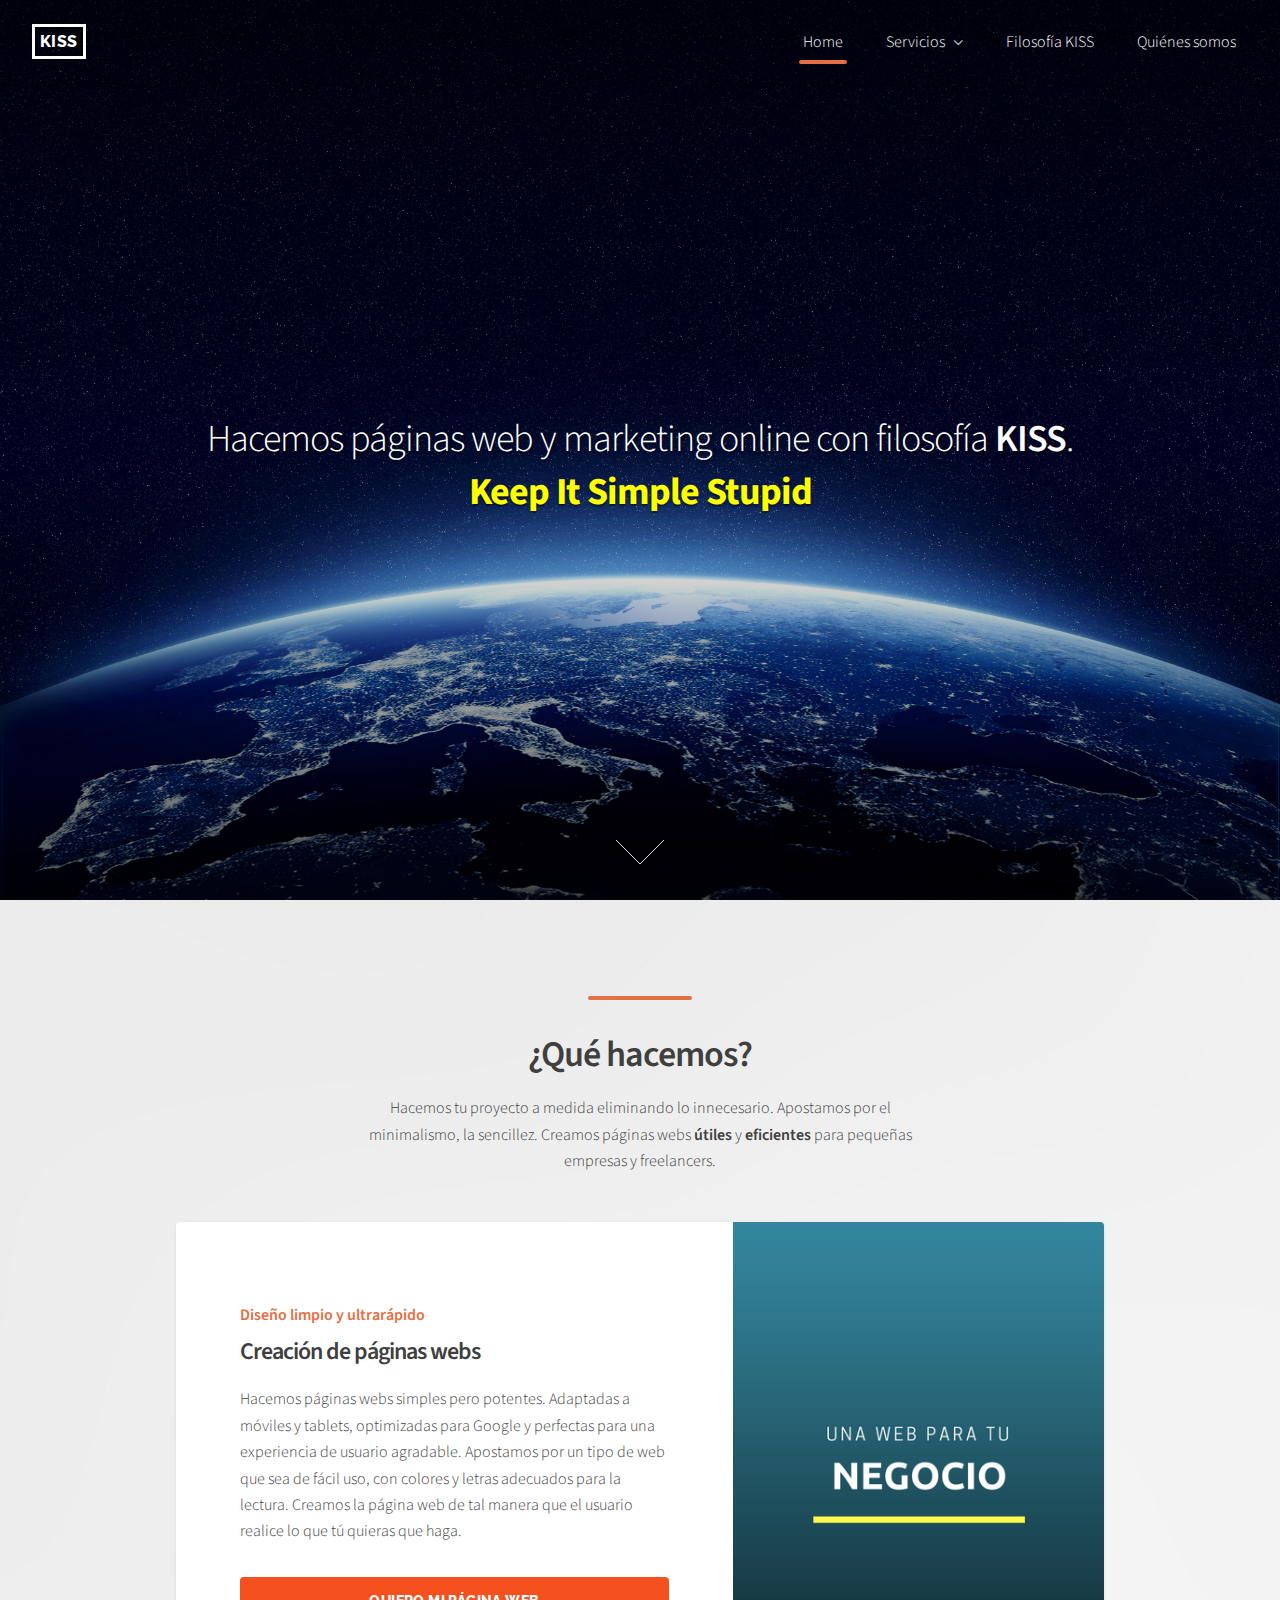
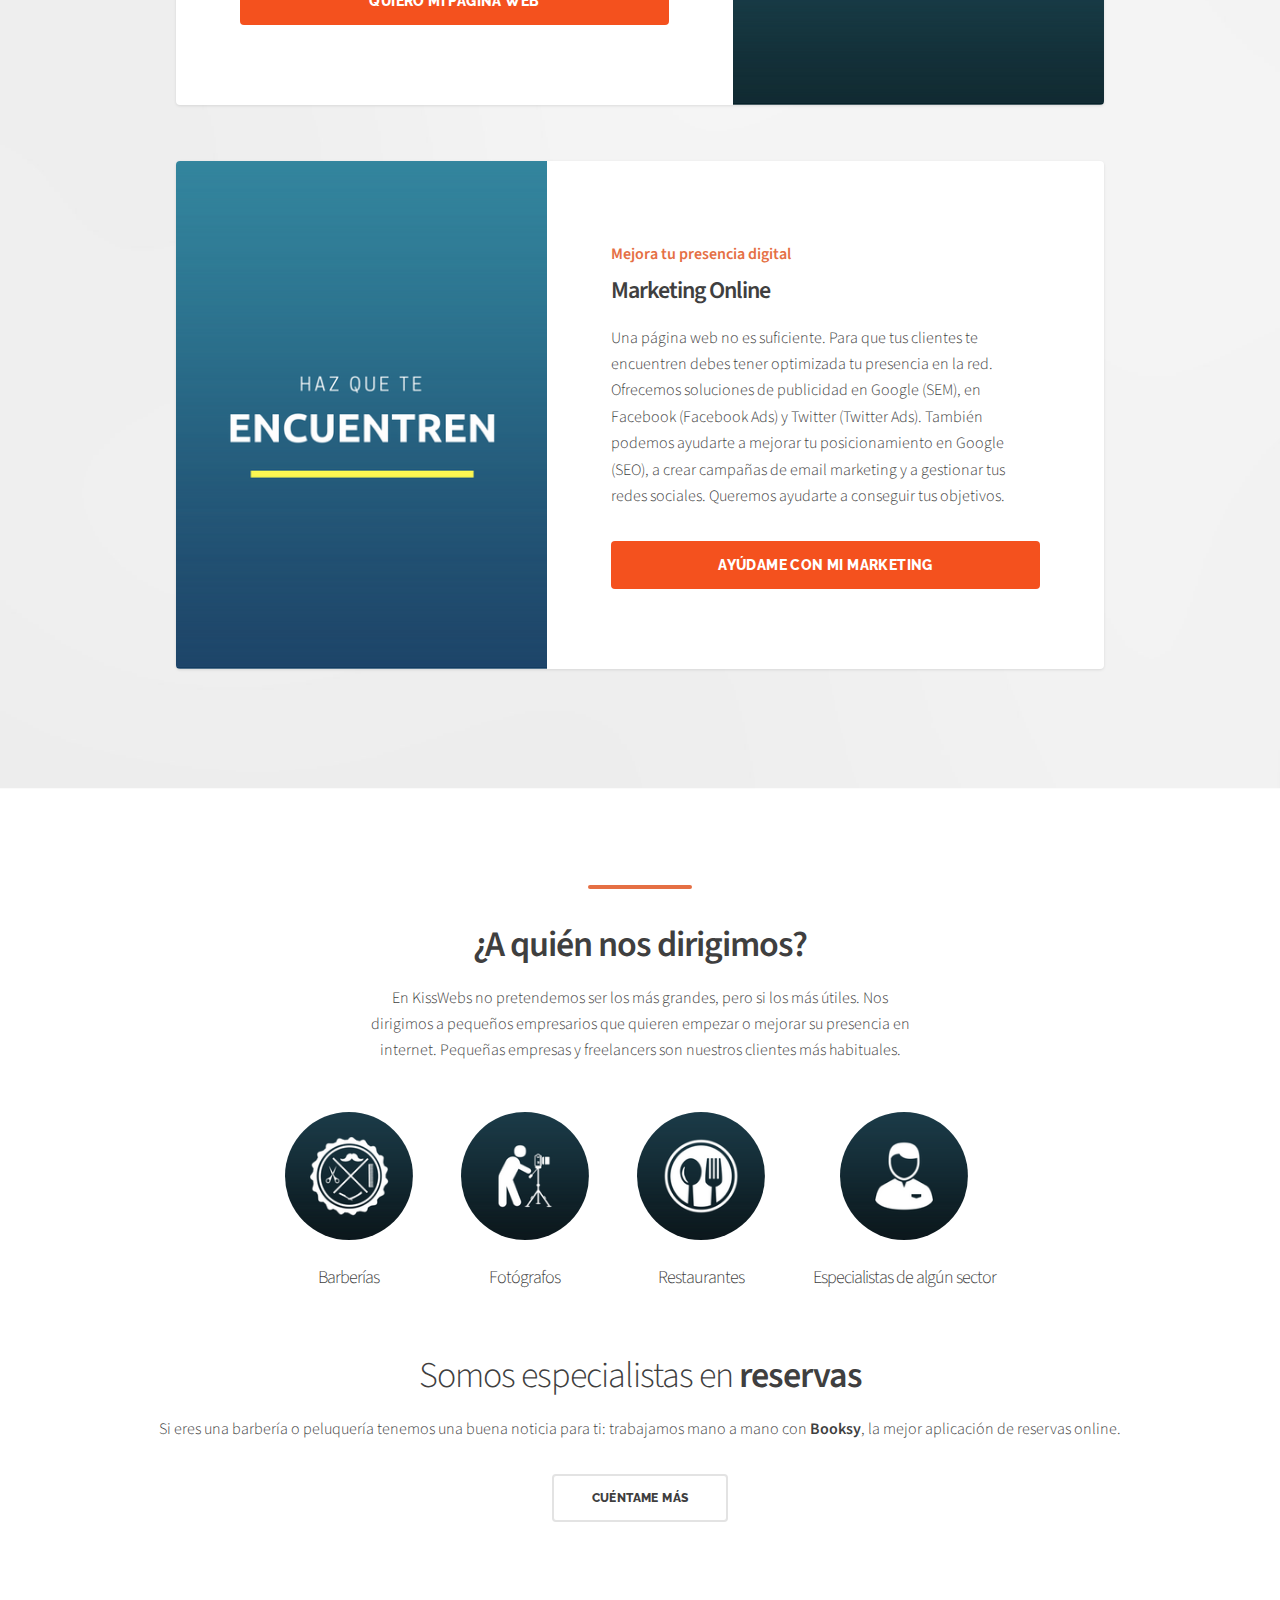
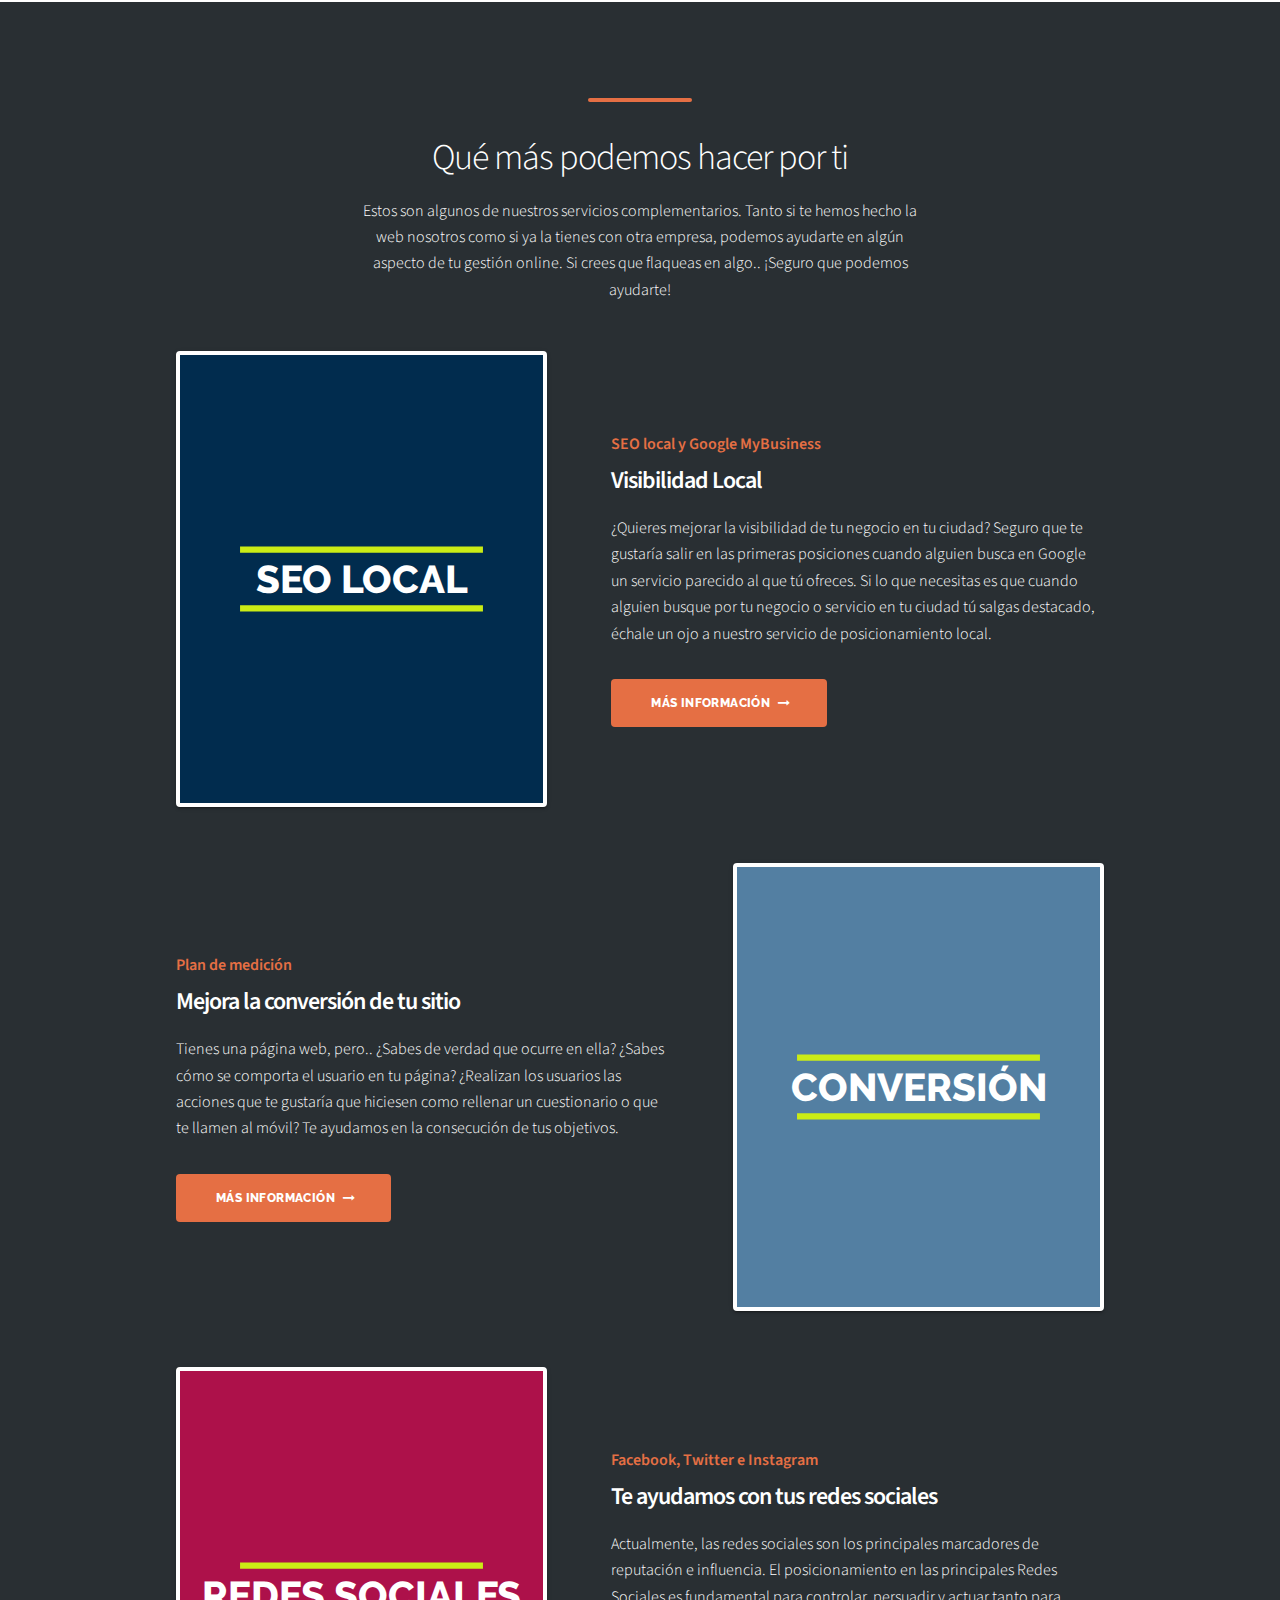
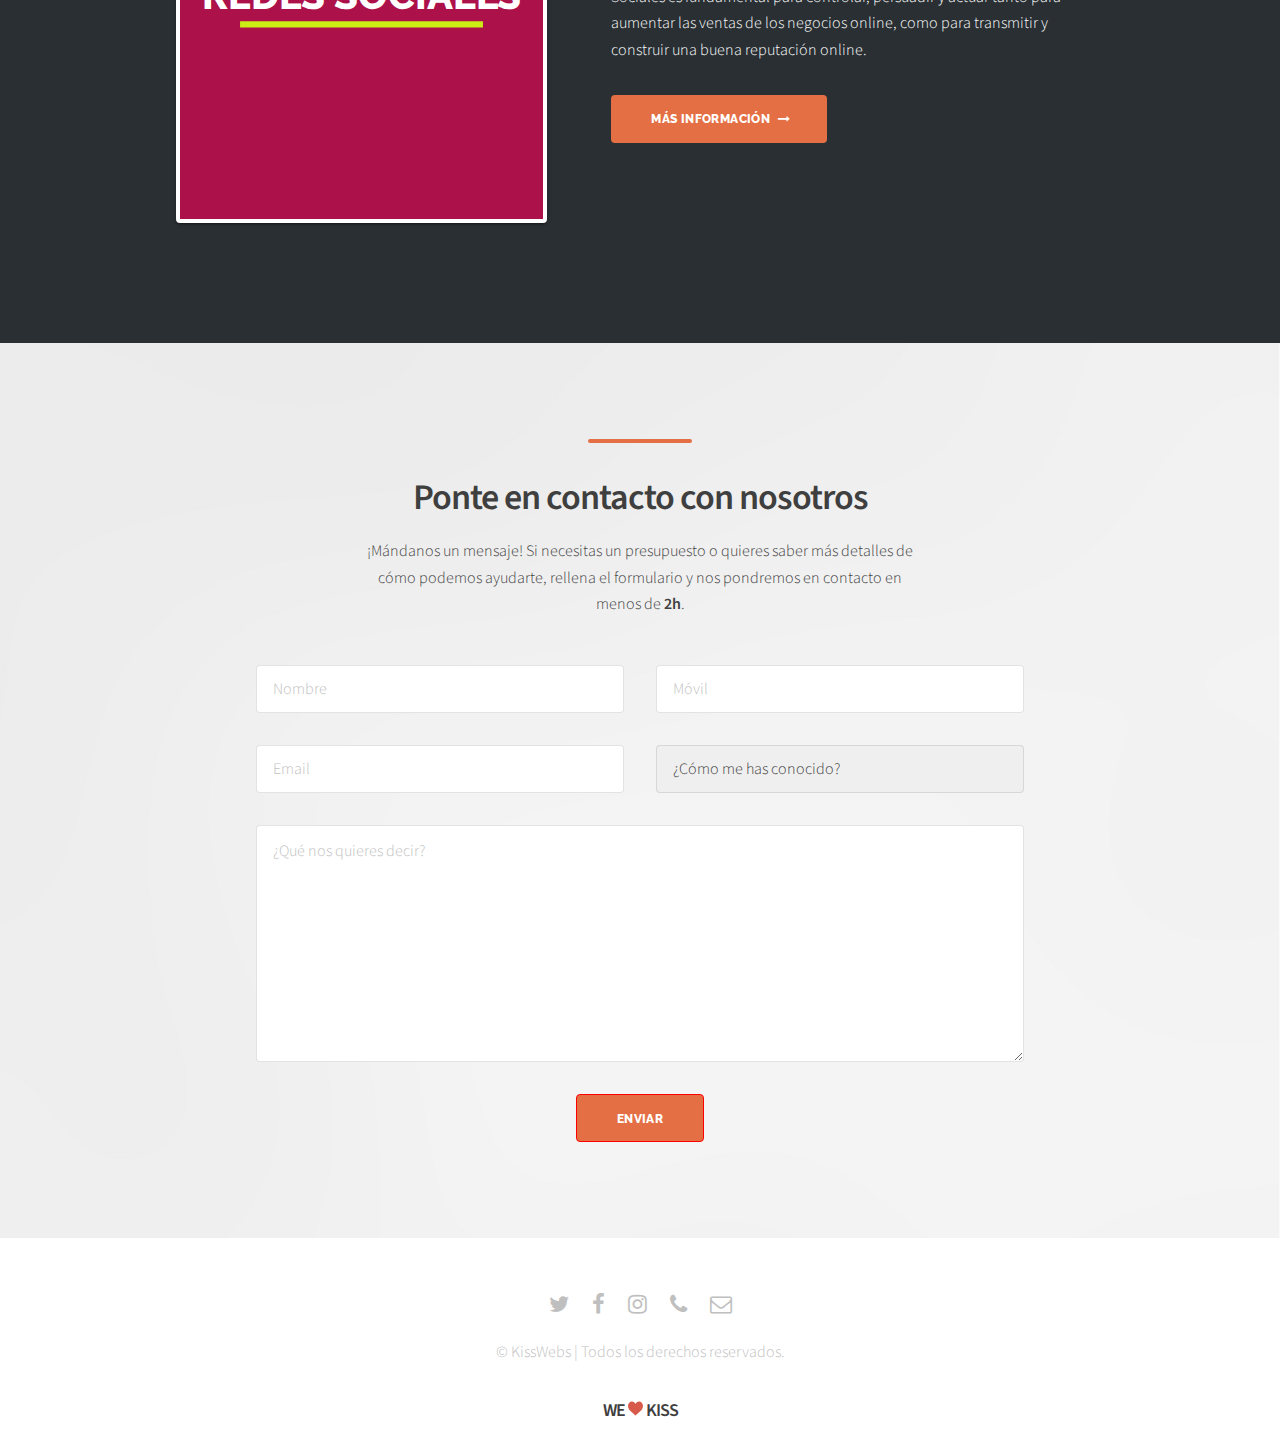
<file: index.html>
<!DOCTYPE HTML>
<html lang="es">
<!--
	ANDREAS RUTJENS OLIVA
	KISSWEBS.COM 
	¿Quieres una web así? 
	Contacta conmigo :) - 672 76 70 97
-->
	<head>
		<meta charset="utf-8" />
		<meta http-equiv="X-UA-Compatible" content="IE=edge">
		<meta name="viewport" content="width=device-width, initial-scale=1" />
		<title>KissWebs - Diseño Web y Marketing Online en Marbella</title>
		<meta name="description" content="Diseño Web y Marketing Online en Marbella. Páginas web para tu negocio simples y efectivas. Usamos el principio KISS. ¡Contáctame!">
		<meta name="keywords" content="Marketing Online Marbella, Diseño web marbella, agencia marketing marbella">
		<meta name="author" content="Andreas Rutjens Oliva">
		<link rel="canonical" href="https://www.kisswebs.com" />
		<link rel="stylesheet" href="assets/css/main.css" />
		<link rel="apple-touch-icon" sizes="180x180" href="/apple-touch-icon.png">
		<link rel="icon" type="image/png" sizes="32x32" href="/favicon-32x32.png">
		<link rel="icon" type="image/png" sizes="16x16" href="/favicon-16x16.png">
		<link rel="manifest" href="/manifest.json">
		<link rel="mask-icon" href="/safari-pinned-tab.svg" color="#5bbad5">
		<meta name="theme-color" content="#ffffff">
		<meta name="googlebot" content="index,follow,all">
		<meta name="robots" content="index,follow,all">
	</head>
	<body>

		<!-- Wrapper -->
			<div id="wrapper">

				<!-- Header -->
					<header id="header" class="alt">

						<!-- Logo -->
							<div class="logo">
								<a href="index.html"><strong>KISS</strong></a>
							</div>

						<!-- Nav -->
							<nav id="nav">
								<ul>
									<li class="current"><a href="index.html">Home</a></li>
									<li>
										<a href="#" class="icon fa-angle-down">Servicios</a>
										<ul>
											<li><a href="#">SEO</a></li>
											<li><a href="#">Campañas de publicidad</a></li>
											<li><a href="#">Analítica Web</a></li>
											<li>
												<a href="#">Creación páginas web</a>
												<ul>
													<li><a href="#">A medida</a></li>
													<li><a href="#">Wordpress</a></li>
												</ul>
											</li>
										</ul>
									</li>
									<li><a href="filosofia-kiss.html">Filosofía KISS</a></li>
									<li><a href="#">Quiénes somos</a></li>
								</ul>
							</nav>

					</header>

				<!-- Banner -->
					<section id="banner">
						<div class="content">
							<h1 class="keepsimple">Hacemos páginas web y marketing online con filosofía <strong>KISS</strong>.</h1>
							<h2 class="keepsimple2">Keep It Simple Stupid</h2>
						</div>
						<a href="#first" class="more scrolly">Learn More</a>
					</section>

				<!-- Section -->
					<section class="main alt" id="first">
						<header>
							<h2><strong>¿Qué hacemos?</strong></h2>
							<p>Hacemos tu proyecto a medida eliminando lo innecesario. Apostamos por el minimalismo, la sencillez. Creamos páginas webs <strong>útiles</strong> y <strong>eficientes</strong> para pequeñas empresas y freelancers.</p>
						</header>
						<div class="inner">
							<article class="post style2">
								<div class="content">
									<header>
										<span class="category">Diseño limpio y ultrarápido</span>
										<h3><strong>Creación de páginas webs</strong></h3>
									</header>
									<p>Hacemos páginas webs simples pero potentes. Adaptadas a móviles y tablets, optimizadas para Google y perfectas para una experiencia de usuario agradable. Apostamos por un tipo de web que sea de fácil uso, con colores y letras adecuados para la lectura. Creamos la página web de tal manera que el usuario realice lo que tú quieras que haga.</p>
									<ul class="actions">
										<button class="buttonho"><span class="flechita">Quiero mi página web</span></button>
									</ul>
								</div>
								<div class="image" data-position="center"><img src="images/web-marbella-kisswebs.png" alt="" /></div>
							</article>
							<article class="post style2 alt">
								<div class="content">
									<header>
										<span class="category">Mejora tu presencia digital</span>
										<h3><strong>Marketing Online</strong></h3>
									</header>
									<p>Una página web no es suficiente. Para que tus clientes te encuentren debes tener optimizada tu presencia en la red. Ofrecemos soluciones de publicidad en Google (SEM), en Facebook (Facebook Ads) y Twitter (Twitter Ads). También podemos ayudarte a mejorar tu posicionamiento en Google (SEO), a crear campañas de email marketing y a gestionar tus redes sociales. Queremos ayudarte a conseguir tus objetivos. </p>
									<ul class="actions">
										<button class="buttonho"><span class="flechita">Ayúdame con mi marketing</span></button>
									</ul>
								</div>
								<div class="image" data-position="center"><img src="images/marketing-online-marbella-kisswebs.png" alt="" /></div>
							</article>
						</div>
					</section>

				<!-- Section -->
					<section class="main">
						<header>
							<h2><strong>¿A quién nos dirigimos?</strong></h2>
							<p>En KissWebs no pretendemos ser los más grandes, pero si los más útiles. Nos dirigimos a pequeños empresarios que quieren empezar o mejorar su presencia en internet. Pequeñas empresas y freelancers son nuestros clientes más habituales.  </p>
						</header>
						<div class="inner">
							<ul class="faces">
								<li>
									<span class="image"><img src="images/barberias-marbella.png" alt="" /></span>
									<h3>Barberías</h3>
									<p></p>
								</li>
								<li>
									<span class="image"><img src="images/fotografos-marbella.png" alt="" /></span>
									<h3>Fotógrafos</h3>
									<p></p>
								</li>
								<li>
									<span class="image"><img src="images/restaurantes-marbella.png" alt="" /></span>
									<h3>Restaurantes</h3>
									<p></p>
								</li>
								<li>
									<span class="image"><img src="images/especialistas-marbella.png" alt="" /></span>
									<h3>Especialistas de algún sector</h3>
									<p></p>
								</li>
							</ul>
						</div>
						<br>
						<div>
							<h2 class="especialistas">Somos especialistas en <strong>reservas</strong></h2>
							<p class="especialistas">Si eres una barbería o peluquería tenemos una buena noticia para ti: trabajamos mano a mano con <strong>Booksy</strong>, la mejor aplicación de reservas online.</p>
							<h3 class="especialistas"><a href="#" class="button alt ">Cuéntame más</a></h3>
						</div>
					</section>

				<!-- Section -->
					<section class="main accent2">
						<header>
							<h2 class="keepsimple">Qué más podemos hacer por ti</h2>
							<p>Estos son algunos de nuestros servicios complementarios. Tanto si te hemos hecho la web nosotros como si ya la tienes con otra empresa, podemos ayudarte en algún aspecto de tu gestión online. Si crees que flaqueas en algo.. ¡Seguro que podemos ayudarte! </p>
						</header>
						<div class="inner">
							<article class="post alt">
								<div class="content">
									<header>
										<span class="category">SEO local y Google MyBusiness</span>
										<h3><strong>Visibilidad Local</strong></h3>
									</header>
									<p>¿Quieres mejorar la visibilidad de tu negocio en tu ciudad? Seguro que te gustaría salir en las primeras posiciones cuando alguien busca en Google un servicio parecido al que tú ofreces. Si lo que necesitas es que cuando alguien busque por tu negocio o servicio en tu ciudad tú salgas destacado, échale un ojo a nuestro servicio de posicionamiento local.</p>
									<ul class="actions">
										<li><a href="#" class="button next">Más información</a></li>
									</ul>
								</div>
								<div class="image borde" data-position="center"><img src="images/seo-local-marbella-kisswebs.svg" alt="" /></div>
							</article>
							<article class="post">
								<div class="content">
									<header>
										<span class="category">Plan de medición</span>
										<h3><strong>Mejora la conversión de tu sitio</strong></h3>
									</header>
									<p>Tienes una página web, pero.. ¿Sabes de verdad que ocurre en ella? ¿Sabes cómo se comporta el usuario en tu página? ¿Realizan los usuarios las acciones que te gustaría que hiciesen como rellenar un cuestionario o que te llamen al móvil? Te ayudamos en la consecución de tus objetivos. </p>
									<ul class="actions">
										<li><a href="#" class="button next">Más información</a></li>
									</ul>
								</div>
								<div class="image borde" data-position="center"><img src="images/conversion-marketing-kisswebs.svg" alt="" /></div>
							</article>
							<article class="post alt">
								<div class="content">
									<header>
										<span class="category">Facebook, Twitter e Instagram</span>
										<h3><strong>Te ayudamos con tus redes sociales</strong></h3>
									</header>
									<p>Actualmente, las redes sociales son los principales marcadores de reputación e influencia. El posicionamiento en las principales Redes Sociales es fundamental para controlar, persuadir y actuar tanto para aumentar las ventas de los negocios online, como para transmitir y construir una buena reputación online.</p>
									<ul class="actions">
										<li><a href="#" class="button next">Más información</a></li>
									</ul>
								</div>
								<div class="image borde" data-position="center"><img src="images/gestion-redes-sociales-marbella-kisswebs.svg" alt="" /></div>
							</article>
						</div>
					</section>

				<!-- Section -->
					<section class="main alt special">
						<header>
							<h2><strong>Ponte en contacto con nosotros</strong></h2>
							<p>¡Mándanos un mensaje! Si necesitas un presupuesto o quieres saber más detalles de cómo podemos ayudarte, rellena el formulario y nos pondremos en contacto en menos de <strong>2h</strong>. </p>
						</header>
						<div class="inner narrow">
							<form action="https://formspree.io/andreasrutol@gmail.com" method="POST">
								<div class="field half">
									<input name="nombre" id="name" placeholder="Nombre" type="text" />
								</div>
								<div class="field half">
									<input name="telefono" id="telefono" placeholder="Móvil" type="text" />
								</div>
								<div class="field half">
									<input name="email" id="email" placeholder="Email" type="email" />
								</div>
								<div class="field half">
									<select name="demo-category" id="demo-category">
										<option value=""> ¿Cómo me has conocido? </option>
										<option value="1">Un amigo</option>
										<option value="1">Publicidad en Facebook</option>
										<option value="1">Publicidad en Google</option>
										<option value="1">Me han recomendado</option>
										<option value="1">Hablando con Andreas</option>
									</select>
								</div>
								<div class="field">
									<textarea name="mensaje" id="message" rows="8" placeholder="¿Qué nos quieres decir?"></textarea>
								</div>
								<ul class="actions">
									<li><button type="submit" id="enviarboton">Enviar</button></li>
								</ul>
								<input type="hidden" name="_next" value="https://kisswebs.com/gracias.html"/>
							</form>
						</div>
					</section>
					<button onclick="topFunction()" id="myBtn" title="Go to top">Top</button>

				<!-- Footer -->
					<footer id="footer">
						<ul class="icons">
							<li><a href="#" class="icon alt fa-twitter"><span class="label">Twitter</span></a></li>
							<li><a href="#" class="icon alt fa-facebook"><span class="label">Facebook</span></a></li>
							<li><a href="#" class="icon alt fa-instagram"><span class="label">Instagram</span></a></li>
							<li><a href="#" class="icon alt fa-phone"><span class="label">Teléfono</span></a></li>
							<li><a href="#" class="icon alt fa-envelope-o"><span class="label">Email</span></a></li>
						</ul>
						<p class="copyright">&copy; KissWebs | Todos los derechos reservados.</p>
						<h6 id="amor"><strong>WE </strong><img src="images/like.svg" alt="Keep Calm and Keep It Simple" style="width:15px;height:15px;"><strong> KISS</strong></h6>
					</footer>

			</div>

		<!-- Scripts -->
			<script src="assets/js/jquery.min.js"></script>
			<script src="assets/js/jquery.dropotron.min.js"></script>
			<script src="assets/js/jquery.scrollex.min.js"></script>
			<script src="assets/js/jquery.scrolly.min.js"></script>
			<script src="assets/js/skel.min.js"></script>
			<script src="assets/js/util.js"></script>
			<script src="assets/js/main.js"></script>

			<script>
				// When the user scrolls down 20px from the top of the document, show the button
				window.onscroll = function() {scrollFunction()};

				function scrollFunction() {
				    if (document.body.scrollTop > 20 || document.documentElement.scrollTop > 20) {
				        document.getElementById("myBtn").style.display = "block";
				    } else {
				        document.getElementById("myBtn").style.display = "none";
				    }
				}

				// When the user clicks on the button, scroll to the top of the document
				function topFunction() {
				    document.body.scrollTop = 0;
				    document.documentElement.scrollTop = 0;
				}
			</script>
		<!-- Scripts -->
	</body>
</html>
</file>
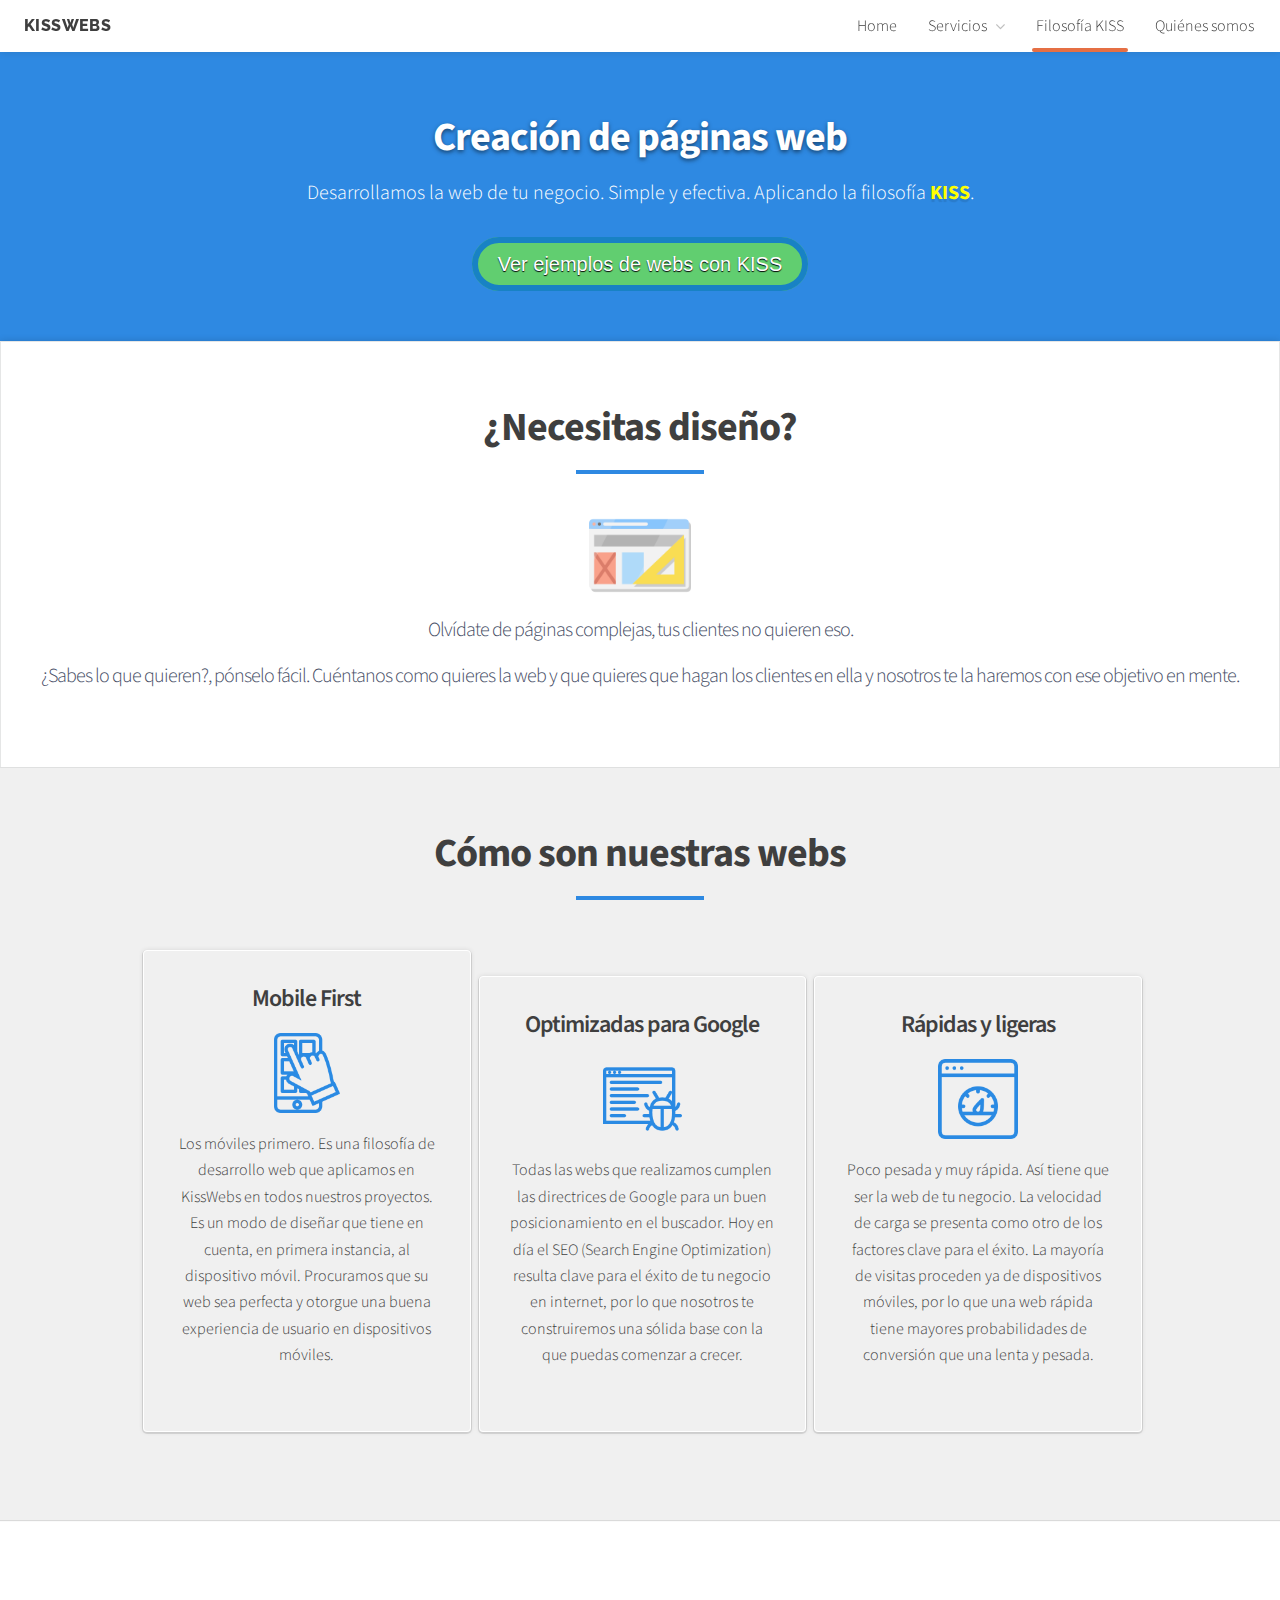
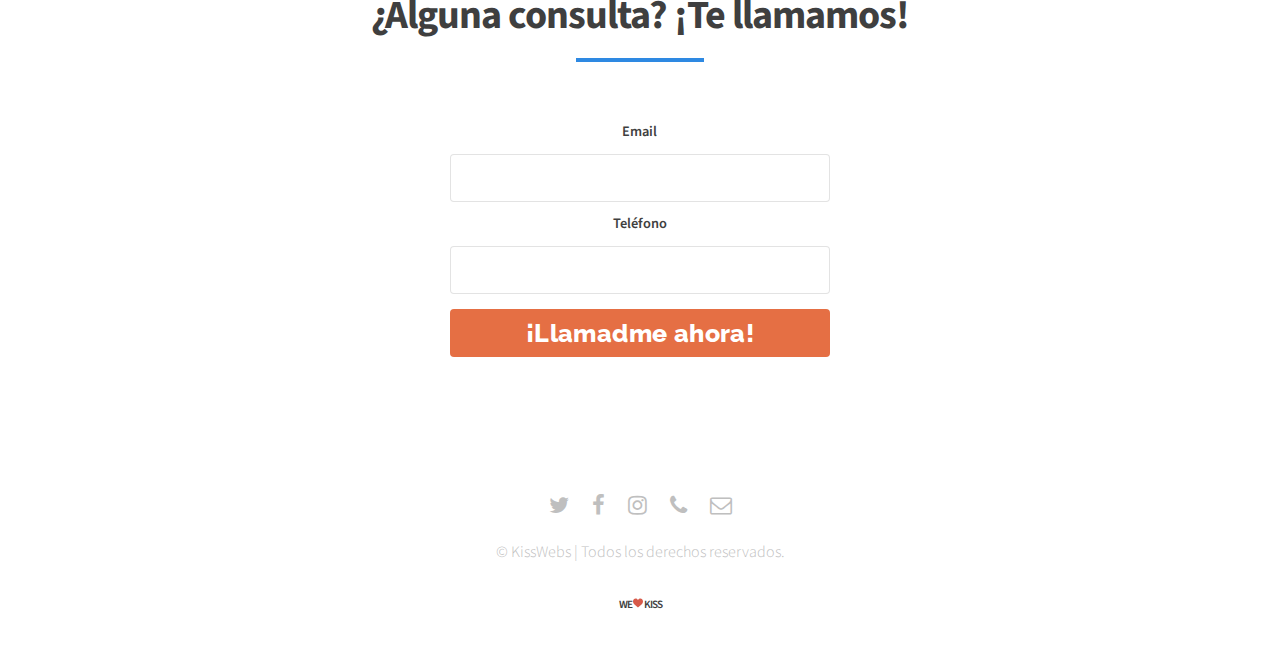
<file: desarrollo-web-kisswebs.html>
<!DOCTYPE HTML>
<html lang="es">
<!--
	
	.. D E S A R R O L L O   W E B  M A R B E L L A ..
	
	
-->
	<head>
		<meta charset="utf-8" />
		<meta http-equiv="X-UA-Compatible" content="IE=edge">
		<meta name="viewport" content="width=device-width, initial-scale=1" />
		<title>Creación de páginas web | Kisswebs</title>
		<meta name="description" content=" Descubre la filosofía KISS. En KissWebs desarrollamos webs bajo el principio KISS.">
		<meta name="keywords" content="Marketing Online Marbella, Diseño web marbella, principio kiss, pagina web malaga, agencia marketing malaga">
		<meta name="author" content="Andreas Rutjens Oliva">
		<link rel="canonical" href="https://www.kisswebs.com" />
		<link rel="stylesheet" href="assets/css/main.css" />
		<link rel="apple-touch-icon" sizes="180x180" href="/apple-touch-icon.png">
		<link rel="icon" type="image/png" sizes="32x32" href="/favicon-32x32.png">
		<link rel="icon" type="image/png" sizes="16x16" href="/favicon-16x16.png">
		<link rel="manifest" href="/manifest.json">
		<link rel="mask-icon" href="/safari-pinned-tab.svg" color="#5bbad5">
		<meta name="theme-color" content="#ffffff">
		<meta name="googlebot" content="index,follow,all">
		<meta name="robots" content="index,follow,all">
	</head>
	<body>

		<!-- Wrapper -->
			<div id="wrapper">

				<!-- Header -->
					<header id="header">

						<!-- Logo -->
							<div class="logo">
								<a href="index.html"><strong>KissWebs</strong></a>
							</div>

						<!-- Nav -->
							<nav id="nav">
								<ul>
									<li><a href="index.html">Home</a></li>
									<li>
										<a href="#" class="icon fa-angle-down">Servicios</a>
										<ul>
											<li><a href="#">SEO</a></li>
											<li><a href="#">Campañas de publicidad</a></li>
											<li><a href="#">Analítica Web</a></li>
											<li>
												<a href="#">Creación páginas web</a>
												<ul>
													<li><a href="#">A medida</a></li>
													<li><a href="#">Wordpress</a></li>
												</ul>
											</li>
										</ul>
									</li>
									<li class="current"><a href="generic.html">Filosofía KISS</a></li>
									<li><a href="elements.html">Quiénes somos</a></li>
								</ul>
							</nav>

					</header>

				<!-- Section -->
					<div class="creacionwebs-titulo">
						<h1>Creación de páginas web</h1>
						<h2>Desarrollamos la web de tu negocio. Simple y efectiva. Aplicando la filosofía <span class="kiss">KISS</span>.</h2><br>
						<a href="">Ver ejemplos de webs con KISS</a>
					</div>
					<div class="olvidate">
						<h2>¿Necesitas diseño?</h2>
						<hr width="10%">
						<img src="images/diseno.png" alt="Diseño web">
						<h3>Olvídate de páginas complejas, tus clientes no quieren eso.</h2>
						<h3>¿Sabes lo que quieren?, pónselo fácil. Cuéntanos como quieres la web y que quieres que hagan los clientes en ella y nosotros te la haremos con ese objetivo en mente.</h3>
					</div>

					<div class="comoson">
						<h2>Cómo son nuestras webs</h2>
						<hr width="10%">
						<div class="carac-webs">
							<div class="cajita">
								<h3><strong>Mobile First</strong></h3>
								<img src="images/app.png" alt="">
								<p>Los móviles primero. Es una filosofía de desarrollo web que aplicamos en KissWebs en todos nuestros proyectos. Es un modo de diseñar que tiene en cuenta, en primera instancia, al dispositivo móvil. Procuramos que su web sea perfecta y otorgue una buena experiencia de usuario en dispositivos móviles.</p>
							</div>

							<div class="cajita">
								<h3><strong>Optimizadas para Google</strong></h3>
								<img src="images/bug.png" alt="">
								<p>Todas las webs que realizamos cumplen las directrices de Google para un buen posicionamiento en el buscador. Hoy en día el SEO (Search Engine Optimization) resulta clave para el éxito de tu negocio en internet, por lo que nosotros te construiremos una sólida base con la que puedas comenzar a crecer.</p>
							</div>

							<div class="cajita">
								<h3><strong>Rápidas y ligeras</strong></h3>
								<img src="images/speed.png" alt="">
								<p>Poco pesada y muy rápida. Así tiene que ser la web de tu negocio. La velocidad de carga se presenta como otro de los factores clave para el éxito. La mayoría de visitas proceden ya de dispositivos móviles, por lo que una web rápida tiene mayores probabilidades de conversión que una lenta y pesada.</p>
							</div>
						</div>
					</div>

					<!-- Begin MailChimp Signup Form -->
					<div class="form-crear-web">
						<h2>¿Alguna consulta? ¡Te llamamos!</h2>
						<hr width="10%">
						<div id="mc_embed_signup">
						<form action="https://kisswebs.us18.list-manage.com/subscribe/post?u=cfcf578cb6235fe09e8237293&amp;id=aa1788757b" method="post" id="mc-embedded-subscribe-form" name="mc-embedded-subscribe-form" class="validate" target="_blank" novalidate>
						    <div id="mc_embed_signup_scroll">
							
						<div class="mc-field-group">
							<label for="mce-EMAIL">Email</label>
							<input type="email" value="" name="EMAIL" class="required email" id="mce-EMAIL">
						</div>
						<div class="mc-field-group size1of2">
							<label for="mce-PHONE">Teléfono</label>
							<input type="text" name="PHONE" class="required" value="" id="mce-PHONE">
						</div>
							<div id="mce-responses" class="clear">
								<div class="response" id="mce-error-response" style="display:none"></div>
								<div class="response" id="mce-success-response" style="display:none"></div>
							</div>    <!-- real people should not fill this in and expect good things - do not remove this or risk form bot signups-->
						    <div style="position: absolute; left: -5000px;" aria-hidden="true"><input type="text" name="b_cfcf578cb6235fe09e8237293_aa1788757b" tabindex="-1" value=""></div>
						    <div class="clear"><input type="submit" value="¡Llamadme ahora!" name="subscribe" id="mc-embedded-subscribe" class="button"></div>
						    </div>
						</form>
						</div>
					</div>
					<!--End mc_embed_signup-->


				<!-- Footer -->
					<footer id="footer">
						<ul class="icons">
							<li><a href="#" class="icon alt fa-twitter"><span class="label">Twitter</span></a></li>
							<li><a href="#" class="icon alt fa-facebook"><span class="label">Facebook</span></a></li>
							<li><a href="#" class="icon alt fa-instagram"><span class="label">Instagram</span></a></li>
							<li><a href="#" class="icon alt fa-phone"><span class="label">Teléfono</span></a></li>
							<li><a href="#" class="icon alt fa-envelope-o"><span class="label">Email</span></a></li>
						</ul>
						<p class="copyright">&copy; KissWebs | Todos los derechos reservados.</p>
						<h6><strong>WE  </strong><img src="images/like.svg" alt="Keep Calm and Keep It Simple" style="width:10px;height:10px;"><strong>  KISS</strong></h6>
					</footer>

			</div>

		<!-- Scripts -->
			<script src="assets/js/jquery.min.js"></script>
			<script src="assets/js/jquery.dropotron.min.js"></script>
			<script src="assets/js/jquery.scrollex.min.js"></script>
			<script src="assets/js/jquery.scrolly.min.js"></script>
			<script src="assets/js/skel.min.js"></script>
			<script src="assets/js/util.js"></script>
			<script src="assets/js/main.js"></script>

	</body>
</html>
</file>
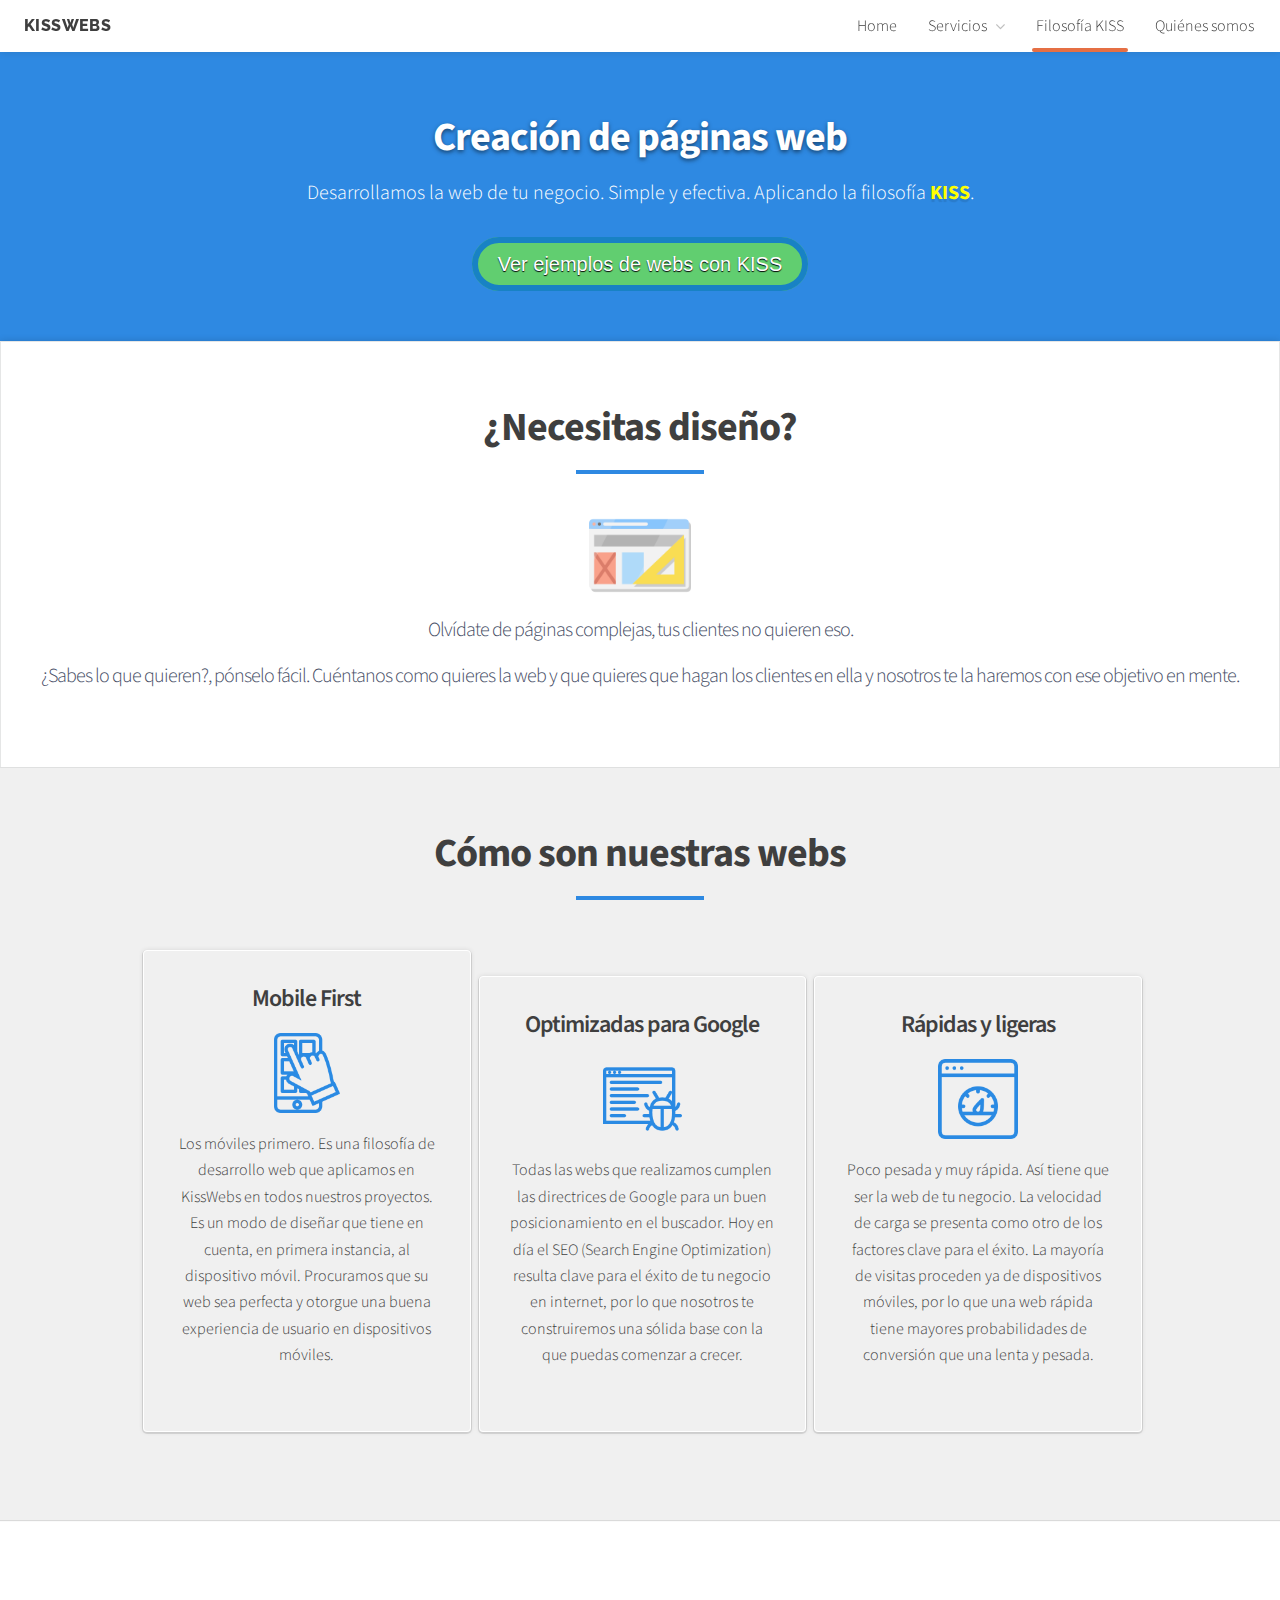
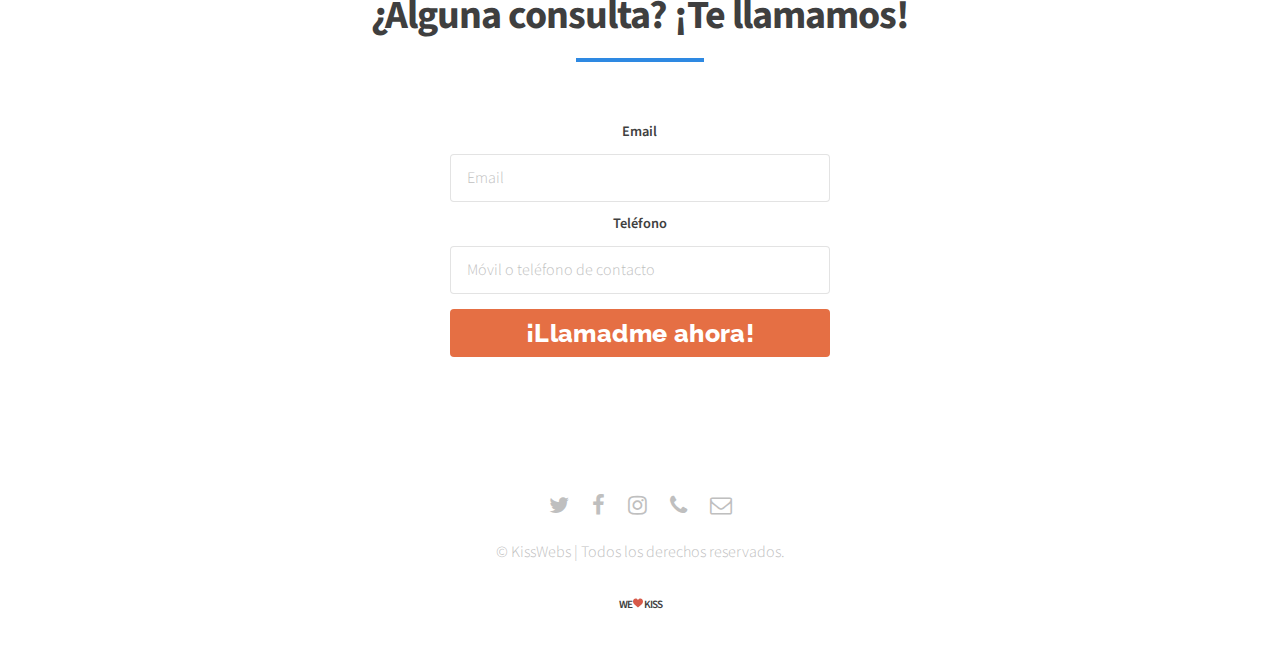
<file: desarrollo-web-marbella.html>
<!DOCTYPE HTML>
<html lang="es">
<!--
	
	.. D E S A R R O L L O   W E B  M A R B E L L A ..
	
	
-->
	<head>
		<meta charset="utf-8" />
		<meta http-equiv="X-UA-Compatible" content="IE=edge">
		<meta name="viewport" content="width=device-width, initial-scale=1" />
		<title>Creación de páginas web | Kisswebs</title>
		<meta name="description" content=" Descubre la filosofía KISS. En KissWebs desarrollamos webs bajo el principio KISS.">
		<meta name="keywords" content="Marketing Online Marbella, Diseño web marbella, principio kiss, pagina web malaga, agencia marketing malaga">
		<meta name="author" content="Andreas Rutjens Oliva">
		<link rel="canonical" href="https://www.kisswebs.com" />
		<link rel="stylesheet" href="assets/css/main.css" />
		<link rel="apple-touch-icon" sizes="180x180" href="/apple-touch-icon.png">
		<link rel="icon" type="image/png" sizes="32x32" href="/favicon-32x32.png">
		<link rel="icon" type="image/png" sizes="16x16" href="/favicon-16x16.png">
		<link rel="manifest" href="/manifest.json">
		<link rel="mask-icon" href="/safari-pinned-tab.svg" color="#5bbad5">
		<meta name="theme-color" content="#ffffff">
		<meta name="googlebot" content="index,follow,all">
		<meta name="robots" content="index,follow,all">
	</head>
	<body>

		<!-- Wrapper -->
			<div id="wrapper">

				<!-- Header -->
					<header id="header">

						<!-- Logo -->
							<div class="logo">
								<a href="index.html"><strong>KissWebs</strong></a>
							</div>

						<!-- Nav -->
							<nav id="nav">
								<ul>
									<li><a href="index.html">Home</a></li>
									<li>
										<a href="#" class="icon fa-angle-down">Servicios</a>
										<ul>
											<li><a href="#">SEO</a></li>
											<li><a href="#">Campañas de publicidad</a></li>
											<li><a href="#">Analítica Web</a></li>
											<li>
												<a href="#">Creación páginas web</a>
												<ul>
													<li><a href="#">A medida</a></li>
													<li><a href="#">Wordpress</a></li>
												</ul>
											</li>
										</ul>
									</li>
									<li class="current"><a href="generic.html">Filosofía KISS</a></li>
									<li><a href="elements.html">Quiénes somos</a></li>
								</ul>
							</nav>

					</header>

				<!-- Section -->
					<div class="creacionwebs-titulo">
						<h1>Creación de páginas web</h1>
						<h2>Desarrollamos la web de tu negocio. Simple y efectiva. Aplicando la filosofía <span class="kiss">KISS</span>.</h2><br>
						<a href="http://portafolio.kisswebs.com/">Ver ejemplos de webs con KISS</a>
					</div>
					<div class="olvidate">
						<h2>¿Necesitas diseño?</h2>
						<hr width="10%">
						<img src="images/diseno.png" alt="Diseño web">
						<h3>Olvídate de páginas complejas, tus clientes no quieren eso.</h2>
						<h3>¿Sabes lo que quieren?, pónselo fácil. Cuéntanos como quieres la web y que quieres que hagan los clientes en ella y nosotros te la haremos con ese objetivo en mente.</h3>
					</div>

					<div class="comoson">
						<h2>Cómo son nuestras webs</h2>
						<hr width="10%">
						<div class="carac-webs">
							<div class="cajita">
								<h3><strong>Mobile First</strong></h3>
								<img src="images/app.png" alt="">
								<p>Los móviles primero. Es una filosofía de desarrollo web que aplicamos en KissWebs en todos nuestros proyectos. Es un modo de diseñar que tiene en cuenta, en primera instancia, al dispositivo móvil. Procuramos que su web sea perfecta y otorgue una buena experiencia de usuario en dispositivos móviles.</p>
							</div>

							<div class="cajita">
								<h3><strong>Optimizadas para Google</strong></h3>
								<img src="images/bug.png" alt="">
								<p>Todas las webs que realizamos cumplen las directrices de Google para un buen posicionamiento en el buscador. Hoy en día el SEO (Search Engine Optimization) resulta clave para el éxito de tu negocio en internet, por lo que nosotros te construiremos una sólida base con la que puedas comenzar a crecer.</p>
							</div>

							<div class="cajita">
								<h3><strong>Rápidas y ligeras</strong></h3>
								<img src="images/speed.png" alt="">
								<p>Poco pesada y muy rápida. Así tiene que ser la web de tu negocio. La velocidad de carga se presenta como otro de los factores clave para el éxito. La mayoría de visitas proceden ya de dispositivos móviles, por lo que una web rápida tiene mayores probabilidades de conversión que una lenta y pesada.</p>
							</div>
						</div>
					</div>

					<!-- Begin MailChimp Signup Form -->
					<div class="form-crear-web">
						<h2>¿Alguna consulta? ¡Te llamamos!</h2>
						<hr width="10%">
						<div id="mc_embed_signup">
						<form action="https://kisswebs.us18.list-manage.com/subscribe/post?u=cfcf578cb6235fe09e8237293&amp;id=aa1788757b" method="post" id="mc-embedded-subscribe-form" name="mc-embedded-subscribe-form" class="validate" target="_blank" novalidate>
						    <div id="mc_embed_signup_scroll">
							
						<div class="mc-field-group">
							<label for="mce-EMAIL">Email</label>
							<input type="email" value="" name="EMAIL" class="required email" id="mce-EMAIL" placeholder="Email">
						</div>
						<div class="mc-field-group size1of2">
							<label for="mce-PHONE">Teléfono</label>
							<input type="text" name="PHONE" class="required" placeholder="Móvil o teléfono de contacto" value="" id="mce-PHONE">
						</div>
							<div id="mce-responses" class="clear">
								<div class="response" id="mce-error-response" style="display:none"></div>
								<div class="response" id="mce-success-response" style="display:none"></div>
							</div>    <!-- real people should not fill this in and expect good things - do not remove this or risk form bot signups-->
						    <div style="position: absolute; left: -5000px;" aria-hidden="true"><input type="text" name="b_cfcf578cb6235fe09e8237293_aa1788757b" tabindex="-1" value=""></div>
						    <div class="clear"><input type="submit" value="¡Llamadme ahora!" name="subscribe" id="mc-embedded-subscribe" class="button"></div>
						    </div>
						</form>
						</div>
					</div>
					<!--End mc_embed_signup-->


				<!-- Footer -->
					<footer id="footer">
						<ul class="icons">
							<li><a href="#" class="icon alt fa-twitter"><span class="label">Twitter</span></a></li>
							<li><a href="#" class="icon alt fa-facebook"><span class="label">Facebook</span></a></li>
							<li><a href="#" class="icon alt fa-instagram"><span class="label">Instagram</span></a></li>
							<li><a href="#" class="icon alt fa-phone"><span class="label">Teléfono</span></a></li>
							<li><a href="#" class="icon alt fa-envelope-o"><span class="label">Email</span></a></li>
						</ul>
						<p class="copyright">&copy; KissWebs | Todos los derechos reservados.</p>
						<h6><strong>WE  </strong><img src="images/like.svg" alt="Keep Calm and Keep It Simple" style="width:10px;height:10px;"><strong>  KISS</strong></h6>
					</footer>

			</div>

		<!-- Scripts -->
			<script src="assets/js/jquery.min.js"></script>
			<script src="assets/js/jquery.dropotron.min.js"></script>
			<script src="assets/js/jquery.scrollex.min.js"></script>
			<script src="assets/js/jquery.scrolly.min.js"></script>
			<script src="assets/js/skel.min.js"></script>
			<script src="assets/js/util.js"></script>
			<script src="assets/js/main.js"></script>

	</body>
</html>
</file>
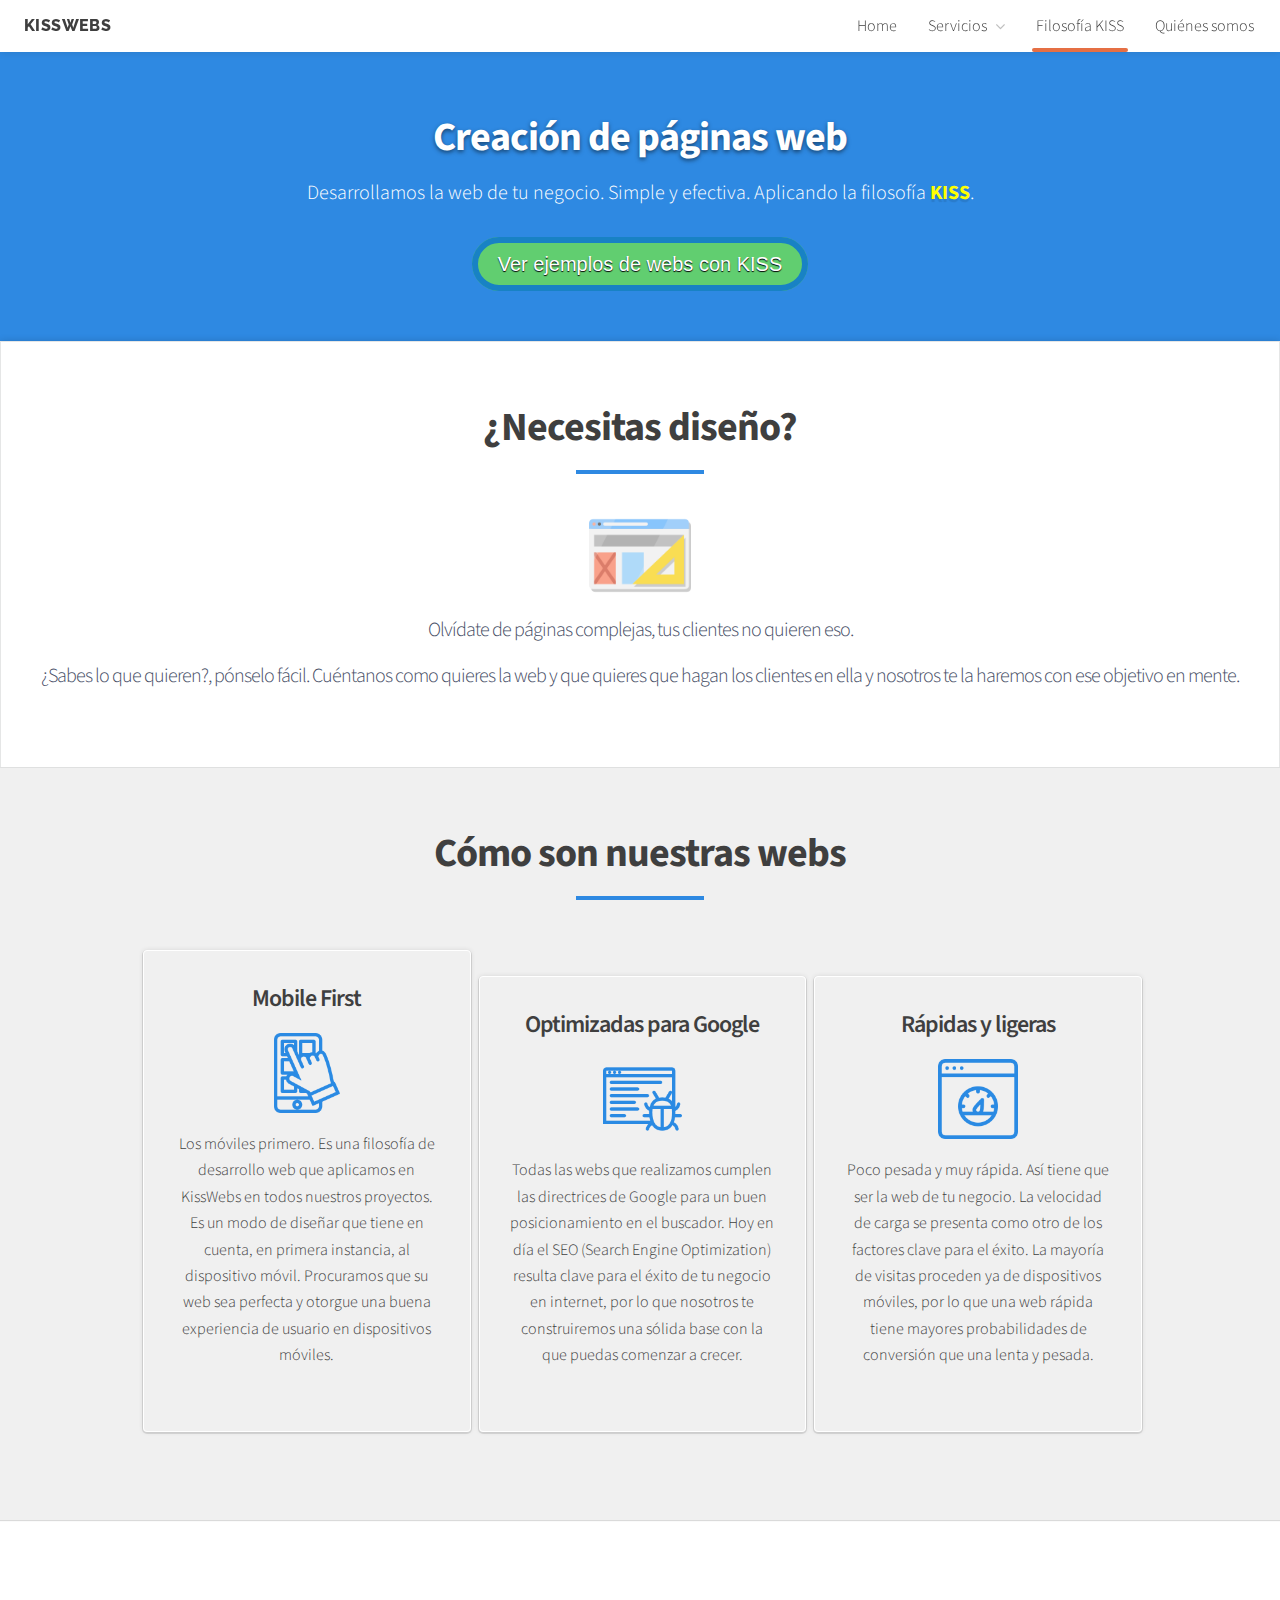
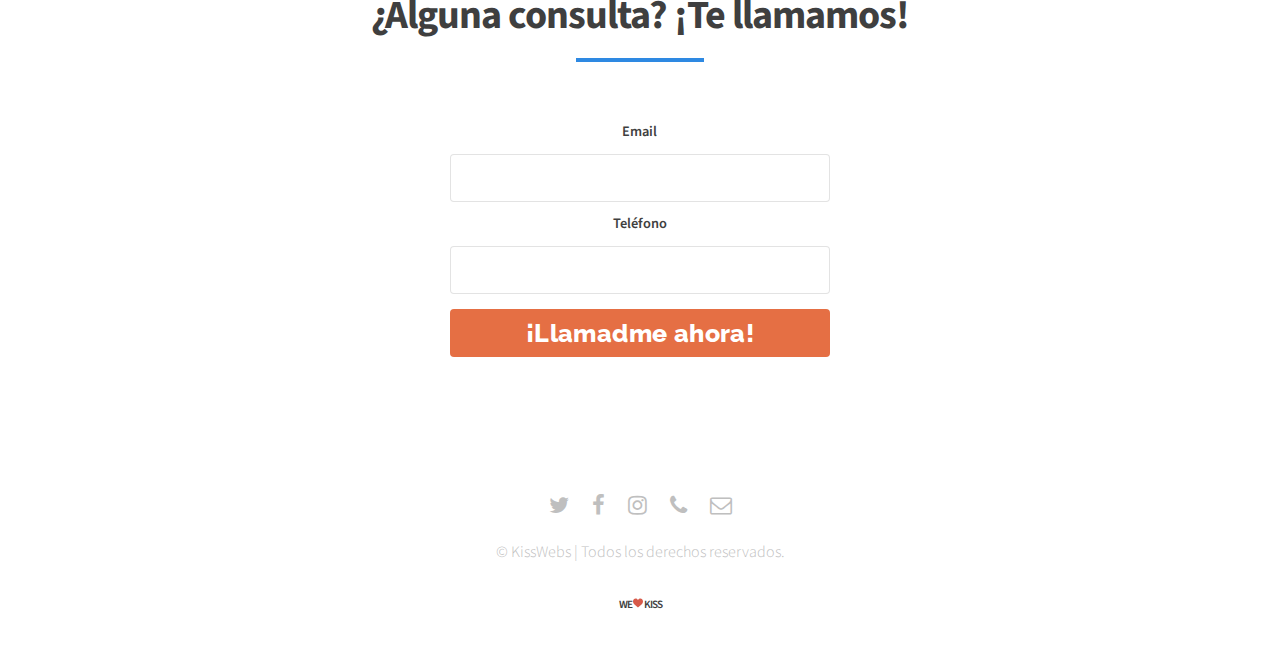
<file: desarrollo-web-marbella2.html>
<!DOCTYPE HTML>
<html lang="es">
<!--
	
	.. D E S A R R O L L O   W E B ..
	
	
-->
	<head>
		<meta charset="utf-8" />
		<meta http-equiv="X-UA-Compatible" content="IE=edge">
		<meta name="viewport" content="width=device-width, initial-scale=1" />
		<title>Creación de páginas web | Kisswebs</title>
		<meta name="description" content=" Descubre la filosofía KISS. En KissWebs desarrollamos webs bajo el principio KISS.">
		<meta name="keywords" content="Marketing Online Marbella, Diseño web marbella, principio kiss, pagina web malaga, agencia marketing malaga">
		<meta name="author" content="Andreas Rutjens Oliva">
		<link rel="canonical" href="https://www.kisswebs.com" />
		<link rel="stylesheet" href="assets/css/main.css" />
		<link rel="apple-touch-icon" sizes="180x180" href="/apple-touch-icon.png">
		<link rel="icon" type="image/png" sizes="32x32" href="/favicon-32x32.png">
		<link rel="icon" type="image/png" sizes="16x16" href="/favicon-16x16.png">
		<link rel="manifest" href="/manifest.json">
		<link rel="mask-icon" href="/safari-pinned-tab.svg" color="#5bbad5">
		<meta name="theme-color" content="#ffffff">
		<meta name="googlebot" content="index,follow,all">
		<meta name="robots" content="index,follow,all">
	</head>
	<body>

		<!-- Wrapper -->
			<div id="wrapper">

				<!-- Header -->
					<header id="header">

						<!-- Logo -->
							<div class="logo">
								<a href="index.html"><strong>KissWebs</strong></a>
							</div>

						<!-- Nav -->
							<nav id="nav">
								<ul>
									<li><a href="index.html">Home</a></li>
									<li>
										<a href="#" class="icon fa-angle-down">Servicios</a>
										<ul>
											<li><a href="#">SEO</a></li>
											<li><a href="#">Campañas de publicidad</a></li>
											<li><a href="#">Analítica Web</a></li>
											<li>
												<a href="#">Creación páginas web</a>
												<ul>
													<li><a href="#">A medida</a></li>
													<li><a href="#">Wordpress</a></li>
												</ul>
											</li>
										</ul>
									</li>
									<li class="current"><a href="generic.html">Filosofía KISS</a></li>
									<li><a href="elements.html">Quiénes somos</a></li>
								</ul>
							</nav>

					</header>

				<!-- Section -->
					<div class="creacionwebs-titulo">
						<h1>Creación de páginas web</h1>
						<h2>Desarrollamos la web de tu negocio. Simple y efectiva. Aplicando la filosofía <span class="kiss">KISS</span>.</h2><br>
						<a href="">Ver ejemplos de webs con KISS</a>
					</div>
					<div class="olvidate">
						<h2>¿Necesitas diseño?</h2>
						<hr width="10%">
						<img src="images/diseno.png" alt="Diseño web">
						<h3>Olvídate de páginas complejas, tus clientes no quieren eso.</h2>
						<h3>¿Sabes lo que quieren?, pónselo fácil. Cuéntanos como quieres la web y que quieres que hagan los clientes en ella y nosotros te la haremos con ese objetivo en mente.</h3>
					</div>

					<div class="comoson">
						<h2>Cómo son nuestras webs</h2>
						<hr width="10%">
						<div class="carac-webs">
							<div class="cajita">
								<h3><strong>Mobile First</strong></h3>
								<img src="images/app.png" alt="">
								<p>Los móviles primero. Es una filosofía de desarrollo web que aplicamos en KissWebs en todos nuestros proyectos. Es un modo de diseñar que tiene en cuenta, en primera instancia, al dispositivo móvil. Procuramos que su web sea perfecta y otorgue una buena experiencia de usuario en dispositivos móviles.</p>
							</div>

							<div class="cajita">
								<h3><strong>Optimizadas para Google</strong></h3>
								<img src="images/bug.png" alt="">
								<p>Todas las webs que realizamos cumplen las directrices de Google para un buen posicionamiento en el buscador. Hoy en día el SEO (Search Engine Optimization) resulta clave para el éxito de tu negocio en internet, por lo que nosotros te construiremos una sólida base con la que puedas comenzar a crecer.</p>
							</div>

							<div class="cajita">
								<h3><strong>Rápidas y ligeras</strong></h3>
								<img src="images/speed.png" alt="">
								<p>Poco pesada y muy rápida. Así tiene que ser la web de tu negocio. La velocidad de carga se presenta como otro de los factores clave para el éxito. La mayoría de visitas proceden ya de dispositivos móviles, por lo que una web rápida tiene mayores probabilidades de conversión que una lenta y pesada.</p>
							</div>
						</div>
					</div>

					<!-- Begin MailChimp Signup Form -->
					<div class="form-crear-web">
						<h2>¿Alguna consulta? ¡Te llamamos!</h2>
						<hr width="10%">
						<div id="mc_embed_signup">
						<form action="https://kisswebs.us18.list-manage.com/subscribe/post?u=cfcf578cb6235fe09e8237293&amp;id=aa1788757b" method="post" id="mc-embedded-subscribe-form" name="mc-embedded-subscribe-form" class="validate" target="_blank" novalidate>
						    <div id="mc_embed_signup_scroll">
							
						<div class="mc-field-group">
							<label for="mce-EMAIL">Email</label>
							<input type="email" value="" name="EMAIL" class="required email" id="mce-EMAIL">
						</div>
						<div class="mc-field-group size1of2">
							<label for="mce-PHONE">Teléfono</label>
							<input type="text" name="PHONE" class="required" value="" id="mce-PHONE">
						</div>
							<div id="mce-responses" class="clear">
								<div class="response" id="mce-error-response" style="display:none"></div>
								<div class="response" id="mce-success-response" style="display:none"></div>
							</div>    <!-- real people should not fill this in and expect good things - do not remove this or risk form bot signups-->
						    <div style="position: absolute; left: -5000px;" aria-hidden="true"><input type="text" name="b_cfcf578cb6235fe09e8237293_aa1788757b" tabindex="-1" value=""></div>
						    <div class="clear"><input type="submit" value="¡Llamadme ahora!" name="subscribe" id="mc-embedded-subscribe" class="button"></div>
						    </div>
						</form>
						</div>
					</div>
					<!--End mc_embed_signup-->


				<!-- Footer -->
					<footer id="footer">
						<ul class="icons">
							<li><a href="#" class="icon alt fa-twitter"><span class="label">Twitter</span></a></li>
							<li><a href="#" class="icon alt fa-facebook"><span class="label">Facebook</span></a></li>
							<li><a href="#" class="icon alt fa-instagram"><span class="label">Instagram</span></a></li>
							<li><a href="#" class="icon alt fa-phone"><span class="label">Teléfono</span></a></li>
							<li><a href="#" class="icon alt fa-envelope-o"><span class="label">Email</span></a></li>
						</ul>
						<p class="copyright">&copy; KissWebs | Todos los derechos reservados.</p>
						<h6><strong>WE  </strong><img src="images/like.svg" alt="Keep Calm and Keep It Simple" style="width:10px;height:10px;"><strong>  KISS</strong></h6>
					</footer>

			</div>

		<!-- Scripts -->
			<script src="assets/js/jquery.min.js"></script>
			<script src="assets/js/jquery.dropotron.min.js"></script>
			<script src="assets/js/jquery.scrollex.min.js"></script>
			<script src="assets/js/jquery.scrolly.min.js"></script>
			<script src="assets/js/skel.min.js"></script>
			<script src="assets/js/util.js"></script>
			<script src="assets/js/main.js"></script>

	</body>
</html>
</file>
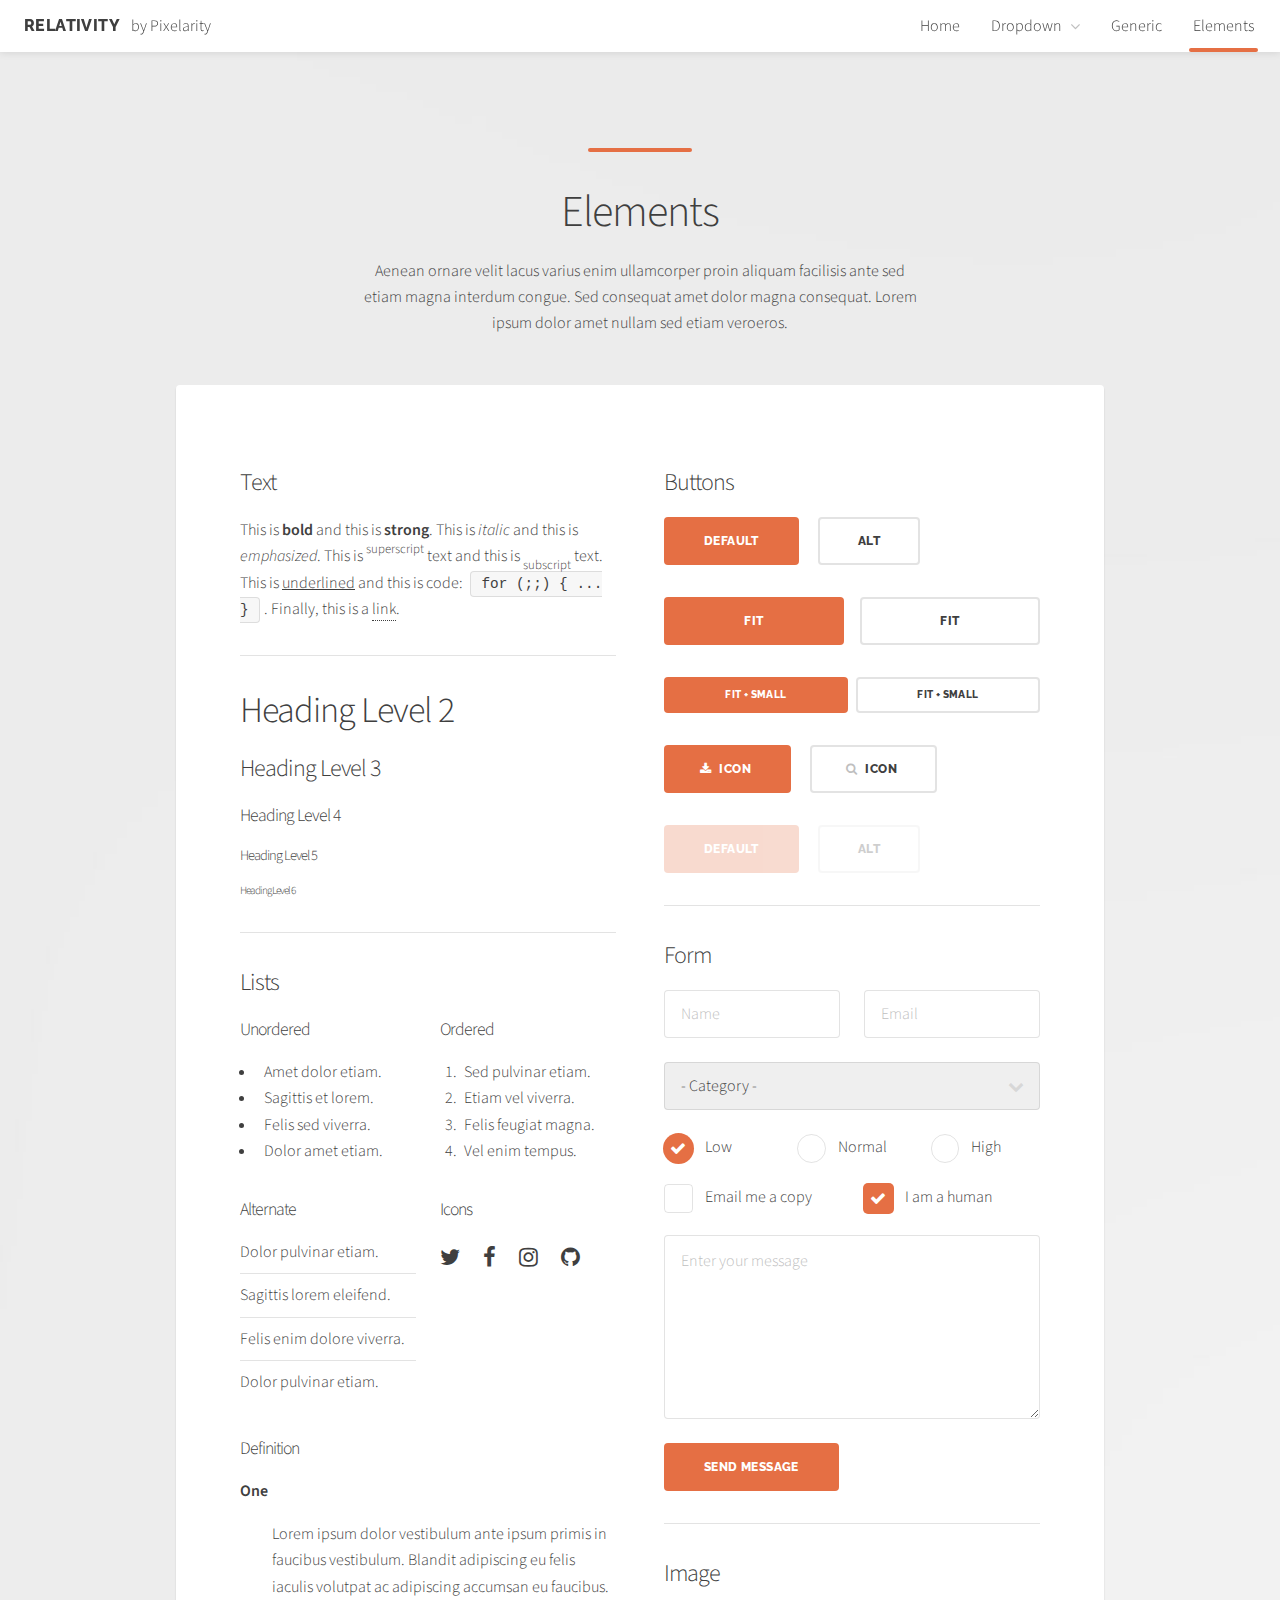
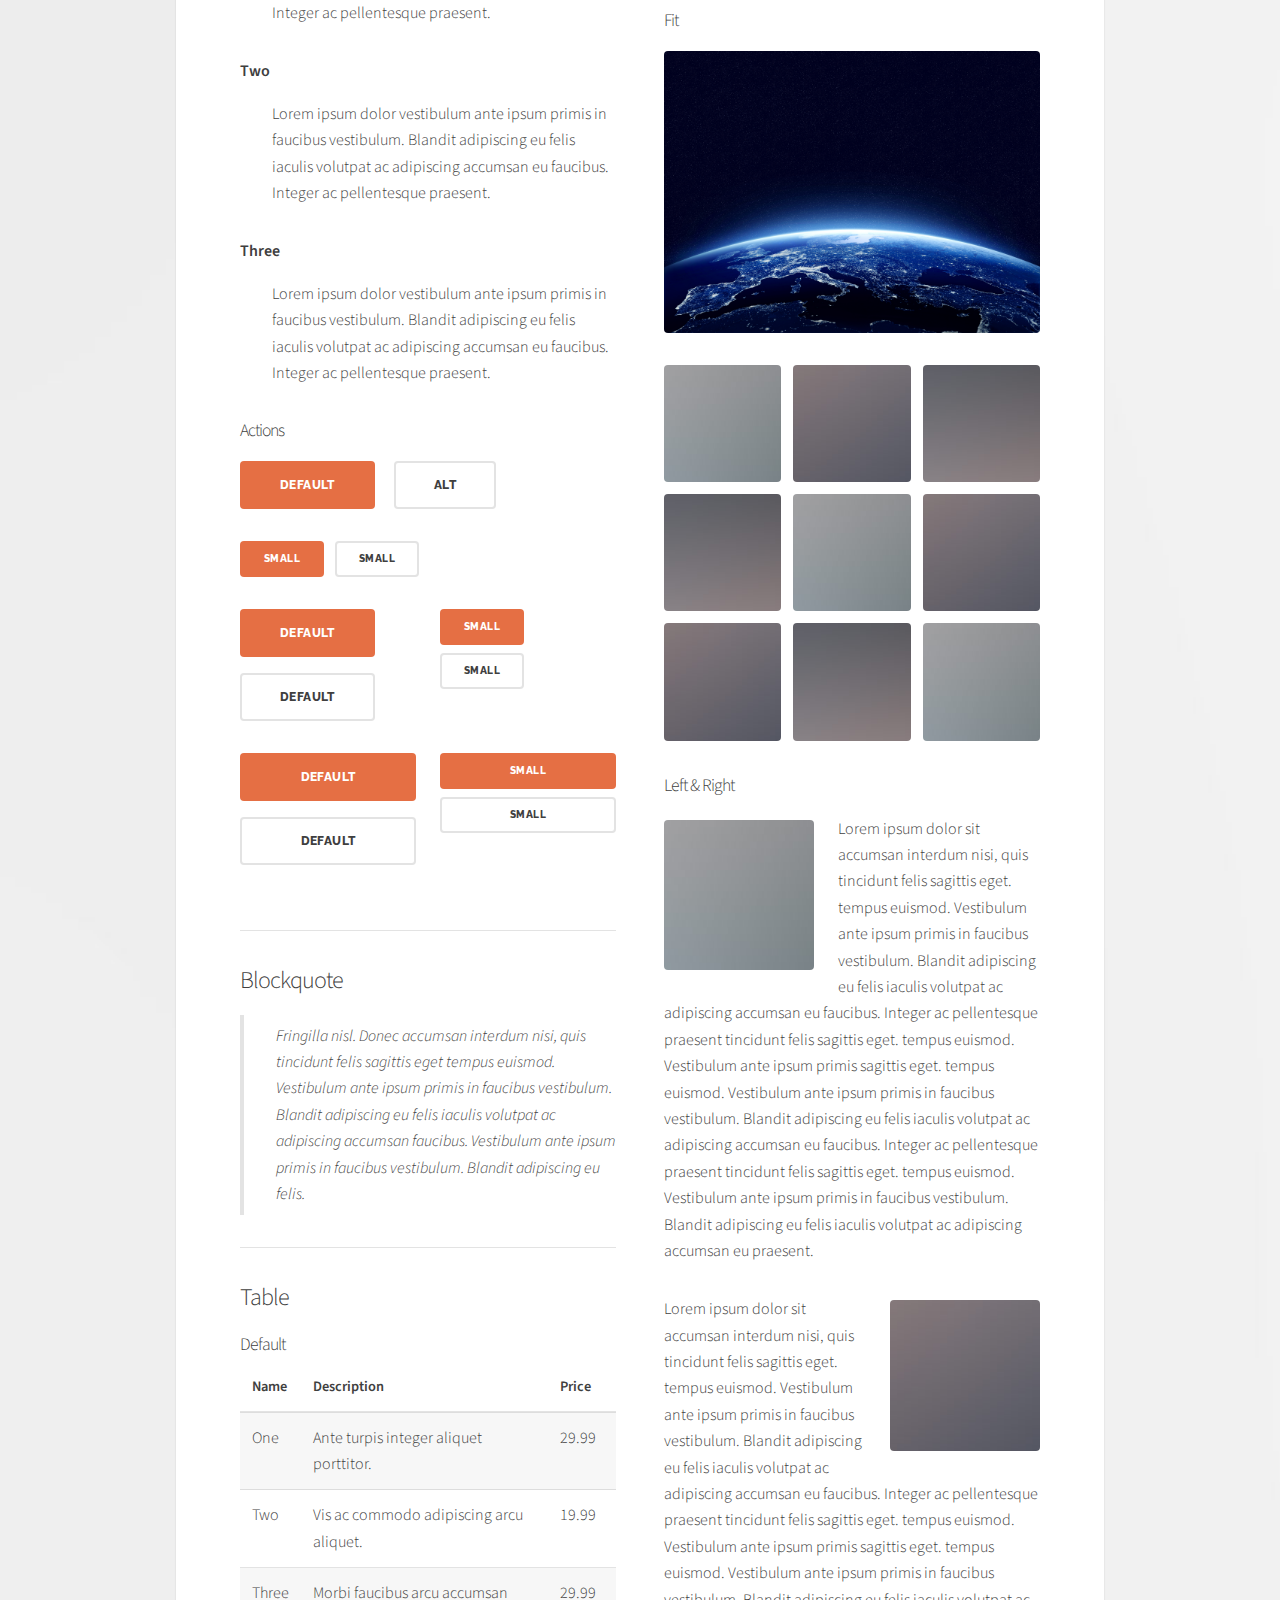
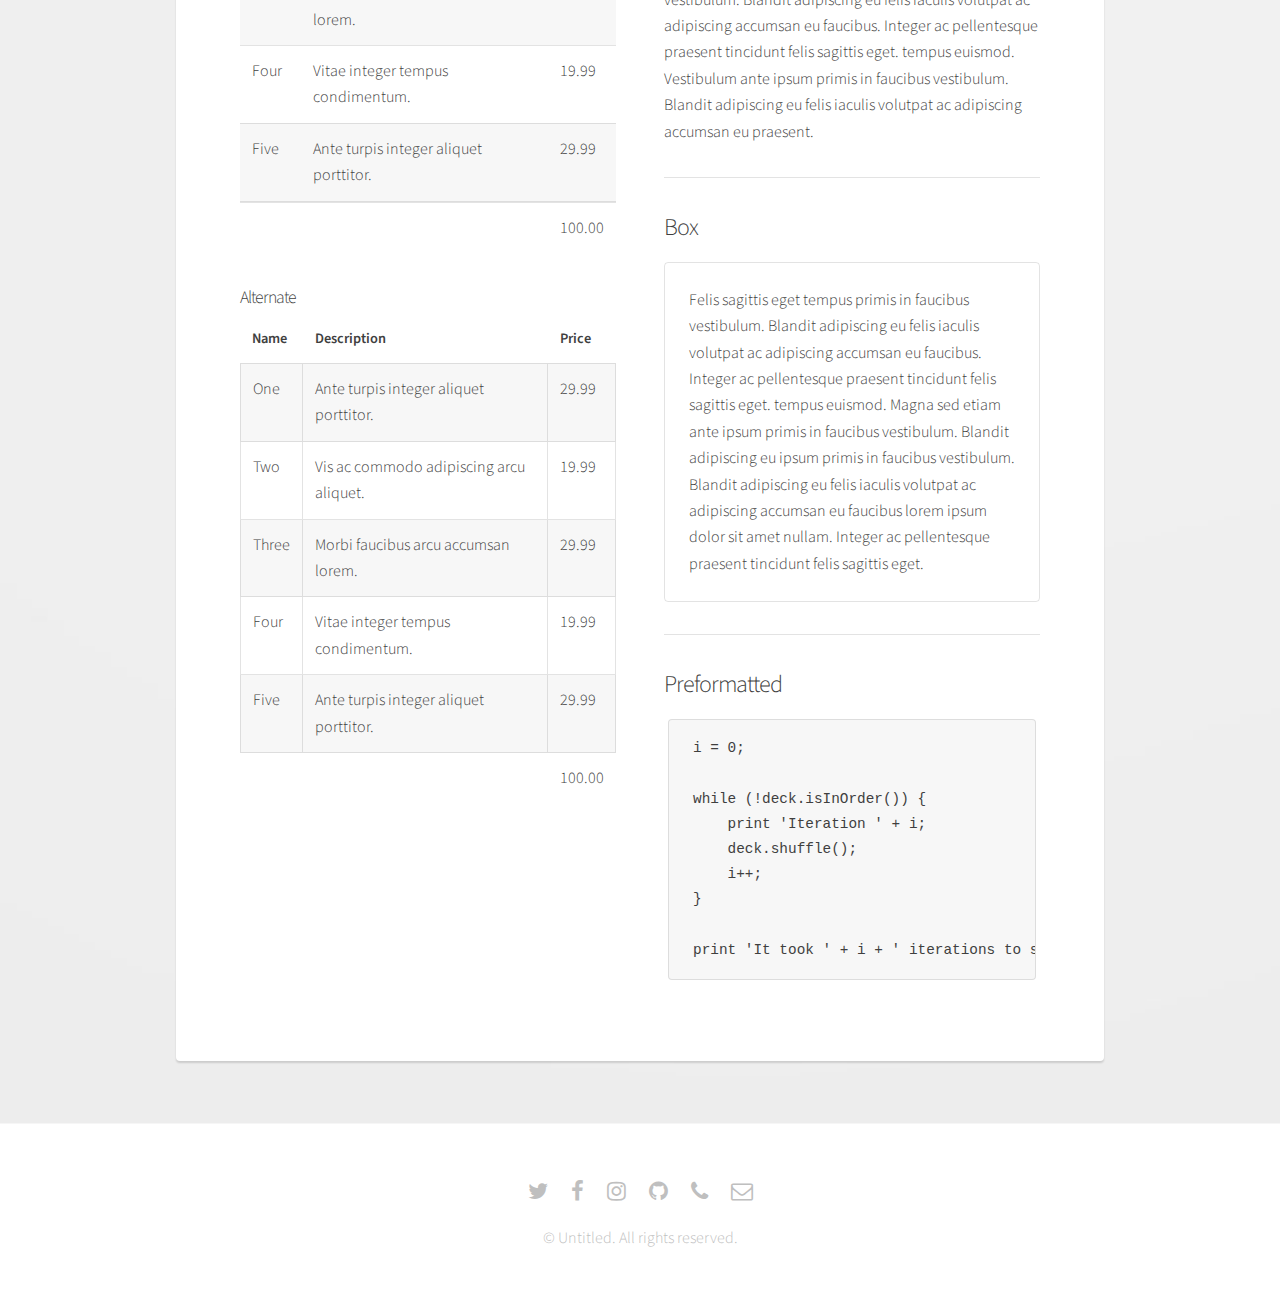
<file: elements.html>
<!DOCTYPE HTML>
<!--
	Relativity by Pixelarity
	pixelarity.com | hello@pixelarity.com
	License: pixelarity.com/license
-->
<html>
	<head>
		<title>Untitled</title>
		<meta charset="utf-8" />
		<meta name="viewport" content="width=device-width, initial-scale=1" />
		<link rel="stylesheet" href="assets/css/main.css" />
	</head>
	<body>

		<!-- Wrapper -->
			<div id="wrapper">

				<!-- Header -->
					<header id="header">

						<!-- Logo -->
							<div class="logo">
								<a href="index.html"><strong>Relativity</strong> by Pixelarity</a>
							</div>

						<!-- Nav -->
							<nav id="nav">
								<ul>
									<li><a href="index.html">Home</a></li>
									<li>
										<a href="#" class="icon fa-angle-down">Dropdown</a>
										<ul>
											<li><a href="#">Option One</a></li>
											<li><a href="#">Option Two</a></li>
											<li><a href="#">Option Three</a></li>
											<li>
												<a href="#">Submenu</a>
												<ul>
													<li><a href="#">Option One</a></li>
													<li><a href="#">Option Two</a></li>
													<li><a href="#">Option Three</a></li>
													<li><a href="#">Option Four</a></li>
												</ul>
											</li>
										</ul>
									</li>
									<li><a href="generic.html">Generic</a></li>
									<li class="current"><a href="elements.html">Elements</a></li>
								</ul>
							</nav>

					</header>

				<!-- Section -->
					<section class="main alt">
						<header>
							<h1>Elements</h1>
							<p>Aenean ornare velit lacus varius enim ullamcorper proin aliquam facilisis ante sed etiam magna interdum congue. Sed consequat amet dolor magna consequat. Lorem ipsum dolor amet nullam sed etiam veroeros.</p>
						</header>
						<div class="inner style2">

							<div class="row 200%">
								<div class="6u 12u$(medium)">

									<!-- Text stuff -->
										<h3>Text</h3>
										<p>This is <b>bold</b> and this is <strong>strong</strong>. This is <i>italic</i> and this is <em>emphasized</em>.
										This is <sup>superscript</sup> text and this is <sub>subscript</sub> text.
										This is <u>underlined</u> and this is code: <code>for (;;) { ... }</code>.
										Finally, this is a <a href="#">link</a>.</p>
										<hr />
										<h2>Heading Level 2</h2>
										<h3>Heading Level 3</h3>
										<h4>Heading Level 4</h4>
										<h5>Heading Level 5</h5>
										<h6>Heading Level 6</h6>

										<hr />

									<!-- Lists -->
										<h3>Lists</h3>
										<div class="row">
											<div class="6u 12u$(small)">

												<h4>Unordered</h4>
												<ul>
													<li>Amet dolor etiam.</li>
													<li>Sagittis et lorem.</li>
													<li>Felis sed viverra.</li>
													<li>Dolor amet etiam.</li>
												</ul>

												<h4>Alternate</h4>
												<ul class="alt">
													<li>Dolor pulvinar etiam.</li>
													<li>Sagittis lorem eleifend.</li>
													<li>Felis enim dolore viverra.</li>
													<li>Dolor pulvinar etiam.</li>
												</ul>

											</div>
											<div class="6u$ 12u$(small)">

												<h4>Ordered</h4>
												<ol>
													<li>Sed pulvinar etiam.</li>
													<li>Etiam vel viverra.</li>
													<li>Felis feugiat magna.</li>
													<li>Vel enim tempus.</li>
												</ol>

												<h4>Icons</h4>
												<ul class="icons">
													<li><a href="#" class="icon fa-twitter"><span class="label">Twitter</span></a></li>
													<li><a href="#" class="icon fa-facebook"><span class="label">Facebook</span></a></li>
													<li><a href="#" class="icon fa-instagram"><span class="label">Instagram</span></a></li>
													<li><a href="#" class="icon fa-github"><span class="label">Github</span></a></li>
												</ul>

											</div>
										</div>
										<h4>Definition</h4>
										<dl>
											<dt>One</dt>
											<dd>
												<p>Lorem ipsum dolor vestibulum ante ipsum primis in faucibus vestibulum. Blandit adipiscing eu felis iaculis volutpat ac adipiscing accumsan eu faucibus. Integer ac pellentesque praesent.</p>
											</dd>
											<dt>Two</dt>
											<dd>
												<p>Lorem ipsum dolor vestibulum ante ipsum primis in faucibus vestibulum. Blandit adipiscing eu felis iaculis volutpat ac adipiscing accumsan eu faucibus. Integer ac pellentesque praesent.</p>
											</dd>
											<dt>Three</dt>
											<dd>
												<p>Lorem ipsum dolor vestibulum ante ipsum primis in faucibus vestibulum. Blandit adipiscing eu felis iaculis volutpat ac adipiscing accumsan eu faucibus. Integer ac pellentesque praesent.</p>
											</dd>
										</dl>

										<h4>Actions</h4>
										<ul class="actions">
											<li><a href="#" class="button">Default</a></li>
											<li><a href="#" class="button alt">Alt</a></li>
										</ul>
										<ul class="actions small">
											<li><a href="#" class="button small">Small</a></li>
											<li><a href="#" class="button alt small">Small</a></li>
										</ul>
										<div class="row">
											<div class="6u 12u$(small)">
												<ul class="actions vertical">
													<li><a href="#" class="button">Default</a></li>
													<li><a href="#" class="button alt">Default</a></li>
												</ul>
											</div>
											<div class="6u 12u$(small)">
												<ul class="actions vertical small">
													<li><a href="#" class="button small">Small</a></li>
													<li><a href="#" class="button alt small">Small</a></li>
												</ul>
											</div>
										</div>
										<div class="row">
											<div class="6u 12u$(small)">
												<ul class="actions vertical">
													<li><a href="#" class="button fit">Default</a></li>
													<li><a href="#" class="button alt fit">Default</a></li>
												</ul>
											</div>
											<div class="6u$ 12u$(small)">
												<ul class="actions vertical small">
													<li><a href="#" class="button small fit">Small</a></li>
													<li><a href="#" class="button alt small fit">Small</a></li>
												</ul>
											</div>
										</div>

										<hr />

									<!-- Blockquote -->
										<h3>Blockquote</h3>
										<blockquote>Fringilla nisl. Donec accumsan interdum nisi, quis tincidunt felis sagittis eget tempus euismod. Vestibulum ante ipsum primis in faucibus vestibulum. Blandit adipiscing eu felis iaculis volutpat ac adipiscing accumsan faucibus. Vestibulum ante ipsum primis in faucibus vestibulum. Blandit adipiscing eu felis.</blockquote>

										<hr />

									<!-- Table -->
										<h3>Table</h3>

										<h4>Default</h4>
										<div class="table-wrapper">
											<table>
												<thead>
													<tr>
														<th>Name</th>
														<th>Description</th>
														<th>Price</th>
													</tr>
												</thead>
												<tbody>
													<tr>
														<td>One</td>
														<td>Ante turpis integer aliquet porttitor.</td>
														<td>29.99</td>
													</tr>
													<tr>
														<td>Two</td>
														<td>Vis ac commodo adipiscing arcu aliquet.</td>
														<td>19.99</td>
													</tr>
													<tr>
														<td>Three</td>
														<td> Morbi faucibus arcu accumsan lorem.</td>
														<td>29.99</td>
													</tr>
													<tr>
														<td>Four</td>
														<td>Vitae integer tempus condimentum.</td>
														<td>19.99</td>
													</tr>
													<tr>
														<td>Five</td>
														<td>Ante turpis integer aliquet porttitor.</td>
														<td>29.99</td>
													</tr>
												</tbody>
												<tfoot>
													<tr>
														<td colspan="2"></td>
														<td>100.00</td>
													</tr>
												</tfoot>
											</table>
										</div>

										<h4>Alternate</h4>
										<div class="table-wrapper">
											<table class="alt">
												<thead>
													<tr>
														<th>Name</th>
														<th>Description</th>
														<th>Price</th>
													</tr>
												</thead>
												<tbody>
													<tr>
														<td>One</td>
														<td>Ante turpis integer aliquet porttitor.</td>
														<td>29.99</td>
													</tr>
													<tr>
														<td>Two</td>
														<td>Vis ac commodo adipiscing arcu aliquet.</td>
														<td>19.99</td>
													</tr>
													<tr>
														<td>Three</td>
														<td>Morbi faucibus arcu accumsan lorem.</td>
														<td>29.99</td>
													</tr>
													<tr>
														<td>Four</td>
														<td>Vitae integer tempus condimentum.</td>
														<td>19.99</td>
													</tr>
													<tr>
														<td>Five</td>
														<td>Ante turpis integer aliquet porttitor.</td>
														<td>29.99</td>
													</tr>
												</tbody>
												<tfoot>
													<tr>
														<td colspan="2"></td>
														<td>100.00</td>
													</tr>
												</tfoot>
											</table>
										</div>

								</div>
								<div class="6u$ 12u$(medium)">

									<!-- Buttons -->
										<h3>Buttons</h3>
										<ul class="actions">
											<li><a href="#" class="button">Default</a></li>
											<li><a href="#" class="button alt">Alt</a></li>
										</ul>
										<ul class="actions fit">
											<li><a href="#" class="button fit">Fit</a></li>
											<li><a href="#" class="button alt fit">Fit</a></li>
										</ul>
										<ul class="actions fit small">
											<li><a href="#" class="button fit small">Fit + Small</a></li>
											<li><a href="#" class="button alt fit small">Fit + Small</a></li>
										</ul>
										<ul class="actions">
											<li><a href="#" class="button icon fa-download">Icon</a></li>
											<li><a href="#" class="button alt icon fa-search">Icon</a></li>
										</ul>
										<ul class="actions">
											<li><span class="button disabled">Default</span></li>
											<li><span class="button alt disabled">Alt</span></li>
										</ul>

										<hr />

									<!-- Form -->
										<h3>Form</h3>

										<form method="post" action="#" class="alt">
											<div class="row uniform">
												<div class="6u 12u$(xsmall)">
													<input type="text" name="demo-name" id="demo-name" value="" placeholder="Name" />
												</div>
												<div class="6u$ 12u$(xsmall)">
													<input type="email" name="demo-email" id="demo-email" value="" placeholder="Email" />
												</div>
												<!-- Break -->
												<div class="12u$">
													<div class="select-wrapper">
														<select name="demo-category" id="demo-category">
															<option value="">- Category -</option>
															<option value="1">Manufacturing</option>
															<option value="1">Shipping</option>
															<option value="1">Administration</option>
															<option value="1">Human Resources</option>
														</select>
													</div>
												</div>
												<!-- Break -->
												<div class="4u 12u$(small)">
													<input type="radio" id="demo-priority-low" name="demo-priority" checked>
													<label for="demo-priority-low">Low</label>
												</div>
												<div class="4u 12u$(small)">
													<input type="radio" id="demo-priority-normal" name="demo-priority">
													<label for="demo-priority-normal">Normal</label>
												</div>
												<div class="4u$ 12u$(small)">
													<input type="radio" id="demo-priority-high" name="demo-priority">
													<label for="demo-priority-high">High</label>
												</div>
												<!-- Break -->
												<div class="6u 12u$(small)">
													<input type="checkbox" id="demo-copy" name="demo-copy">
													<label for="demo-copy">Email me a copy</label>
												</div>
												<div class="6u$ 12u$(small)">
													<input type="checkbox" id="demo-human" name="demo-human" checked>
													<label for="demo-human">I am a human</label>
												</div>
												<!-- Break -->
												<div class="12u$">
													<textarea name="demo-message" id="demo-message" placeholder="Enter your message" rows="6"></textarea>
												</div>
												<!-- Break -->
												<div class="12u$">
													<ul class="actions">
														<li><input type="submit" value="Send Message" /></li>
													</ul>
												</div>
											</div>
										</form>

										<hr />

									<!-- Image -->
										<h3>Image</h3>

										<h4>Fit</h4>
										<span class="image fit"><img src="images/banner.jpg" alt="" /></span>
										<div class="box alt">
											<div class="row 50% uniform">
												<div class="4u"><span class="image fit"><img src="images/pic01.jpg" alt="" /></span></div>
												<div class="4u"><span class="image fit"><img src="images/pic02.jpg" alt="" /></span></div>
												<div class="4u$"><span class="image fit"><img src="images/pic03.jpg" alt="" /></span></div>
												<!-- Break -->
												<div class="4u"><span class="image fit"><img src="images/pic03.jpg" alt="" /></span></div>
												<div class="4u"><span class="image fit"><img src="images/pic01.jpg" alt="" /></span></div>
												<div class="4u$"><span class="image fit"><img src="images/pic02.jpg" alt="" /></span></div>
												<!-- Break -->
												<div class="4u"><span class="image fit"><img src="images/pic02.jpg" alt="" /></span></div>
												<div class="4u"><span class="image fit"><img src="images/pic03.jpg" alt="" /></span></div>
												<div class="4u$"><span class="image fit"><img src="images/pic01.jpg" alt="" /></span></div>
											</div>
										</div>

										<h4>Left &amp; Right</h4>
										<p><span class="image left"><img src="images/pic01.jpg" alt="" /></span>Lorem ipsum dolor sit accumsan interdum nisi, quis tincidunt felis sagittis eget. tempus euismod. Vestibulum ante ipsum primis in faucibus vestibulum. Blandit adipiscing eu felis iaculis volutpat ac adipiscing accumsan eu faucibus. Integer ac pellentesque praesent tincidunt felis sagittis eget. tempus euismod. Vestibulum ante ipsum primis sagittis eget. tempus euismod. Vestibulum ante ipsum primis in faucibus vestibulum. Blandit adipiscing eu felis iaculis volutpat ac adipiscing accumsan eu faucibus. Integer ac pellentesque praesent tincidunt felis sagittis eget. tempus euismod. Vestibulum ante ipsum primis in faucibus vestibulum. Blandit adipiscing eu felis iaculis volutpat ac adipiscing accumsan eu praesent.</p>
										<p><span class="image right"><img src="images/pic02.jpg" alt="" /></span>Lorem ipsum dolor sit accumsan interdum nisi, quis tincidunt felis sagittis eget. tempus euismod. Vestibulum ante ipsum primis in faucibus vestibulum. Blandit adipiscing eu felis iaculis volutpat ac adipiscing accumsan eu faucibus. Integer ac pellentesque praesent tincidunt felis sagittis eget. tempus euismod. Vestibulum ante ipsum primis sagittis eget. tempus euismod. Vestibulum ante ipsum primis in faucibus vestibulum. Blandit adipiscing eu felis iaculis volutpat ac adipiscing accumsan eu faucibus. Integer ac pellentesque praesent tincidunt felis sagittis eget. tempus euismod. Vestibulum ante ipsum primis in faucibus vestibulum. Blandit adipiscing eu felis iaculis volutpat ac adipiscing accumsan eu praesent.</p>

										<hr />

									<!-- Box -->
										<h3>Box</h3>
										<div class="box">
											<p>Felis sagittis eget tempus primis in faucibus vestibulum. Blandit adipiscing eu felis iaculis volutpat ac adipiscing accumsan eu faucibus. Integer ac pellentesque praesent tincidunt felis sagittis eget. tempus euismod. Magna sed etiam ante ipsum primis in faucibus vestibulum. Blandit adipiscing eu ipsum primis in faucibus vestibulum. Blandit adipiscing eu felis iaculis volutpat ac adipiscing accumsan eu faucibus lorem ipsum dolor sit amet nullam. Integer ac pellentesque praesent tincidunt felis sagittis eget.</p>
										</div>

										<hr />

									<!-- Preformatted Code -->
										<h3>Preformatted</h3>
										<pre><code>i = 0;

while (!deck.isInOrder()) {
    print 'Iteration ' + i;
    deck.shuffle();
    i++;
}

print 'It took ' + i + ' iterations to sort the deck.';
</code></pre>
								</div>
							</div>

						</div>
					</section>

				<!-- Footer -->
					<footer id="footer">
						<ul class="icons">
							<li><a href="#" class="icon alt fa-twitter"><span class="label">Twitter</span></a></li>
							<li><a href="#" class="icon alt fa-facebook"><span class="label">Facebook</span></a></li>
							<li><a href="#" class="icon alt fa-instagram"><span class="label">Instagram</span></a></li>
							<li><a href="#" class="icon alt fa-github"><span class="label">GitHub</span></a></li>
							<li><a href="#" class="icon alt fa-phone"><span class="label">Phone</span></a></li>
							<li><a href="#" class="icon alt fa-envelope-o"><span class="label">Email</span></a></li>
						</ul>
						<p class="copyright">&copy; Untitled. All rights reserved.</p>
					</footer>

			</div>

		<!-- Scripts -->
			<script src="assets/js/jquery.min.js"></script>
			<script src="assets/js/jquery.dropotron.min.js"></script>
			<script src="assets/js/jquery.scrollex.min.js"></script>
			<script src="assets/js/jquery.scrolly.min.js"></script>
			<script src="assets/js/skel.min.js"></script>
			<script src="assets/js/util.js"></script>
			<script src="assets/js/main.js"></script>

	</body>
</html>
</file>
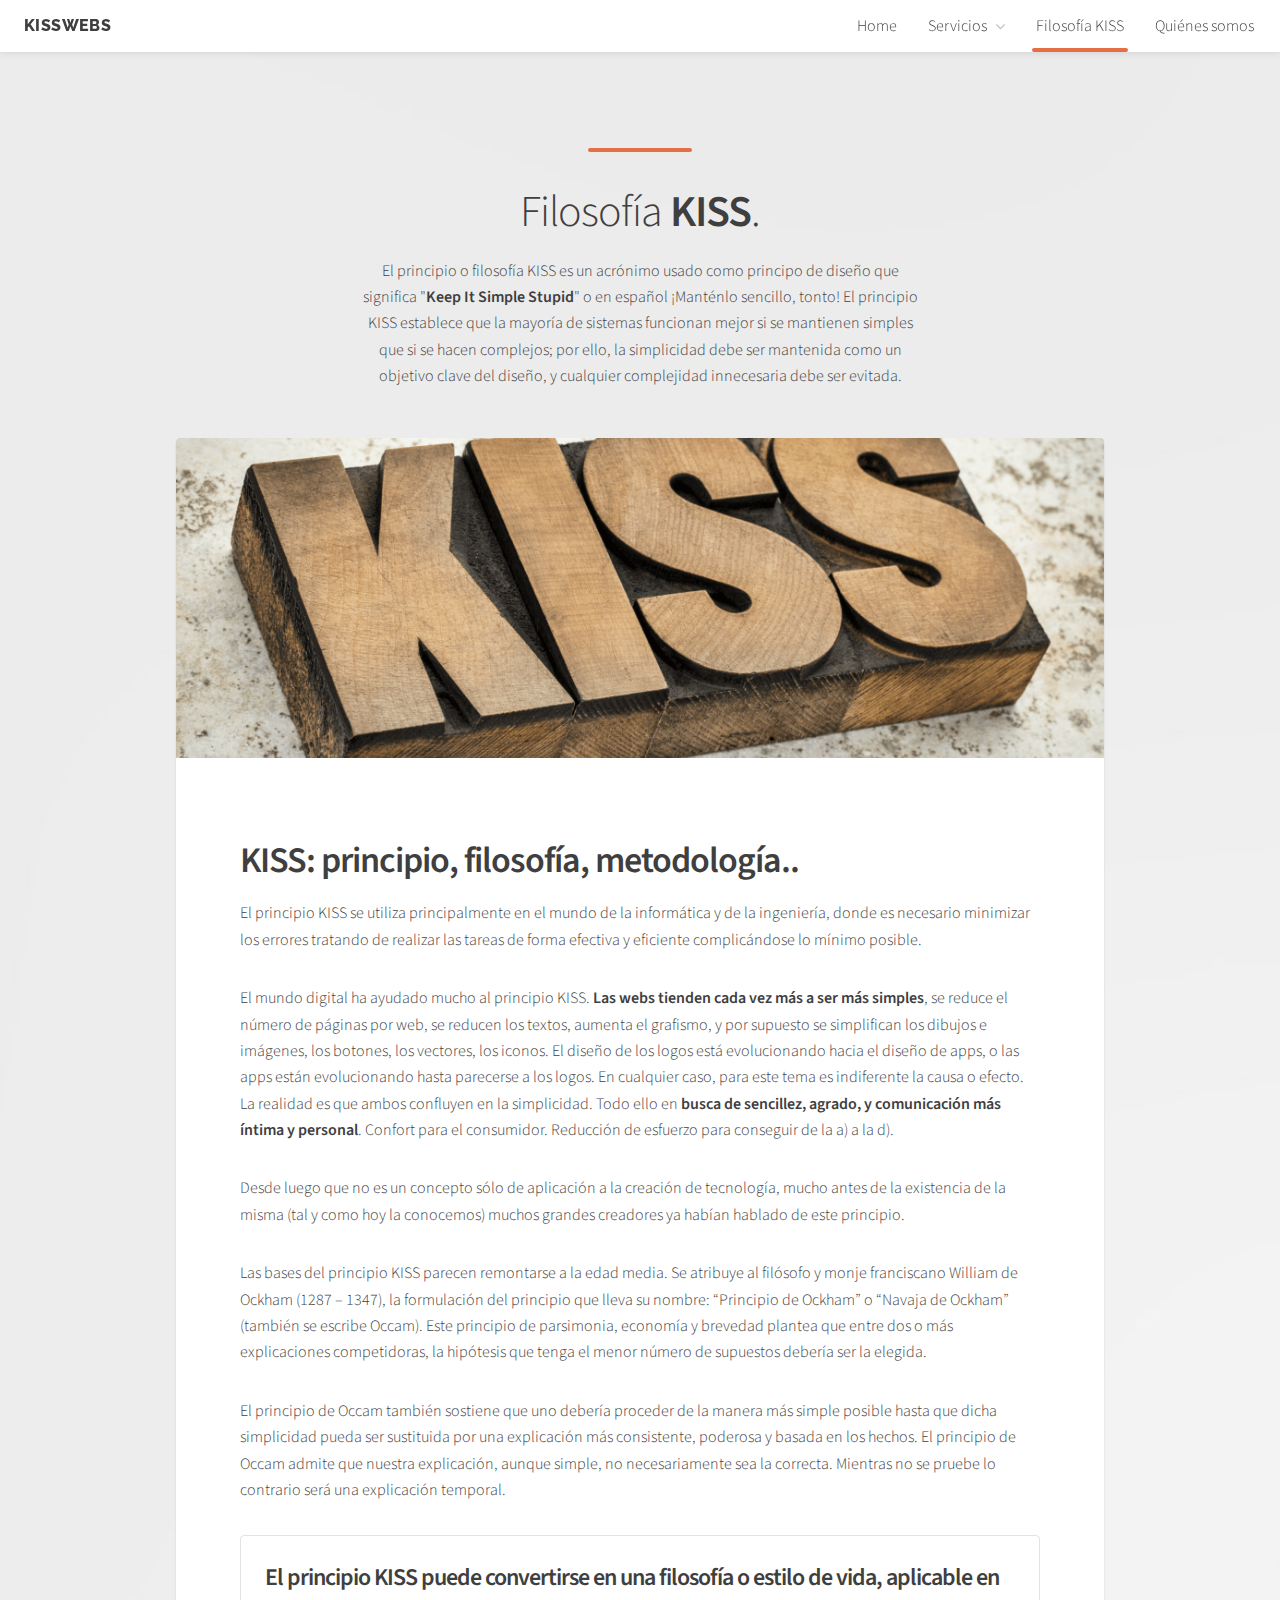
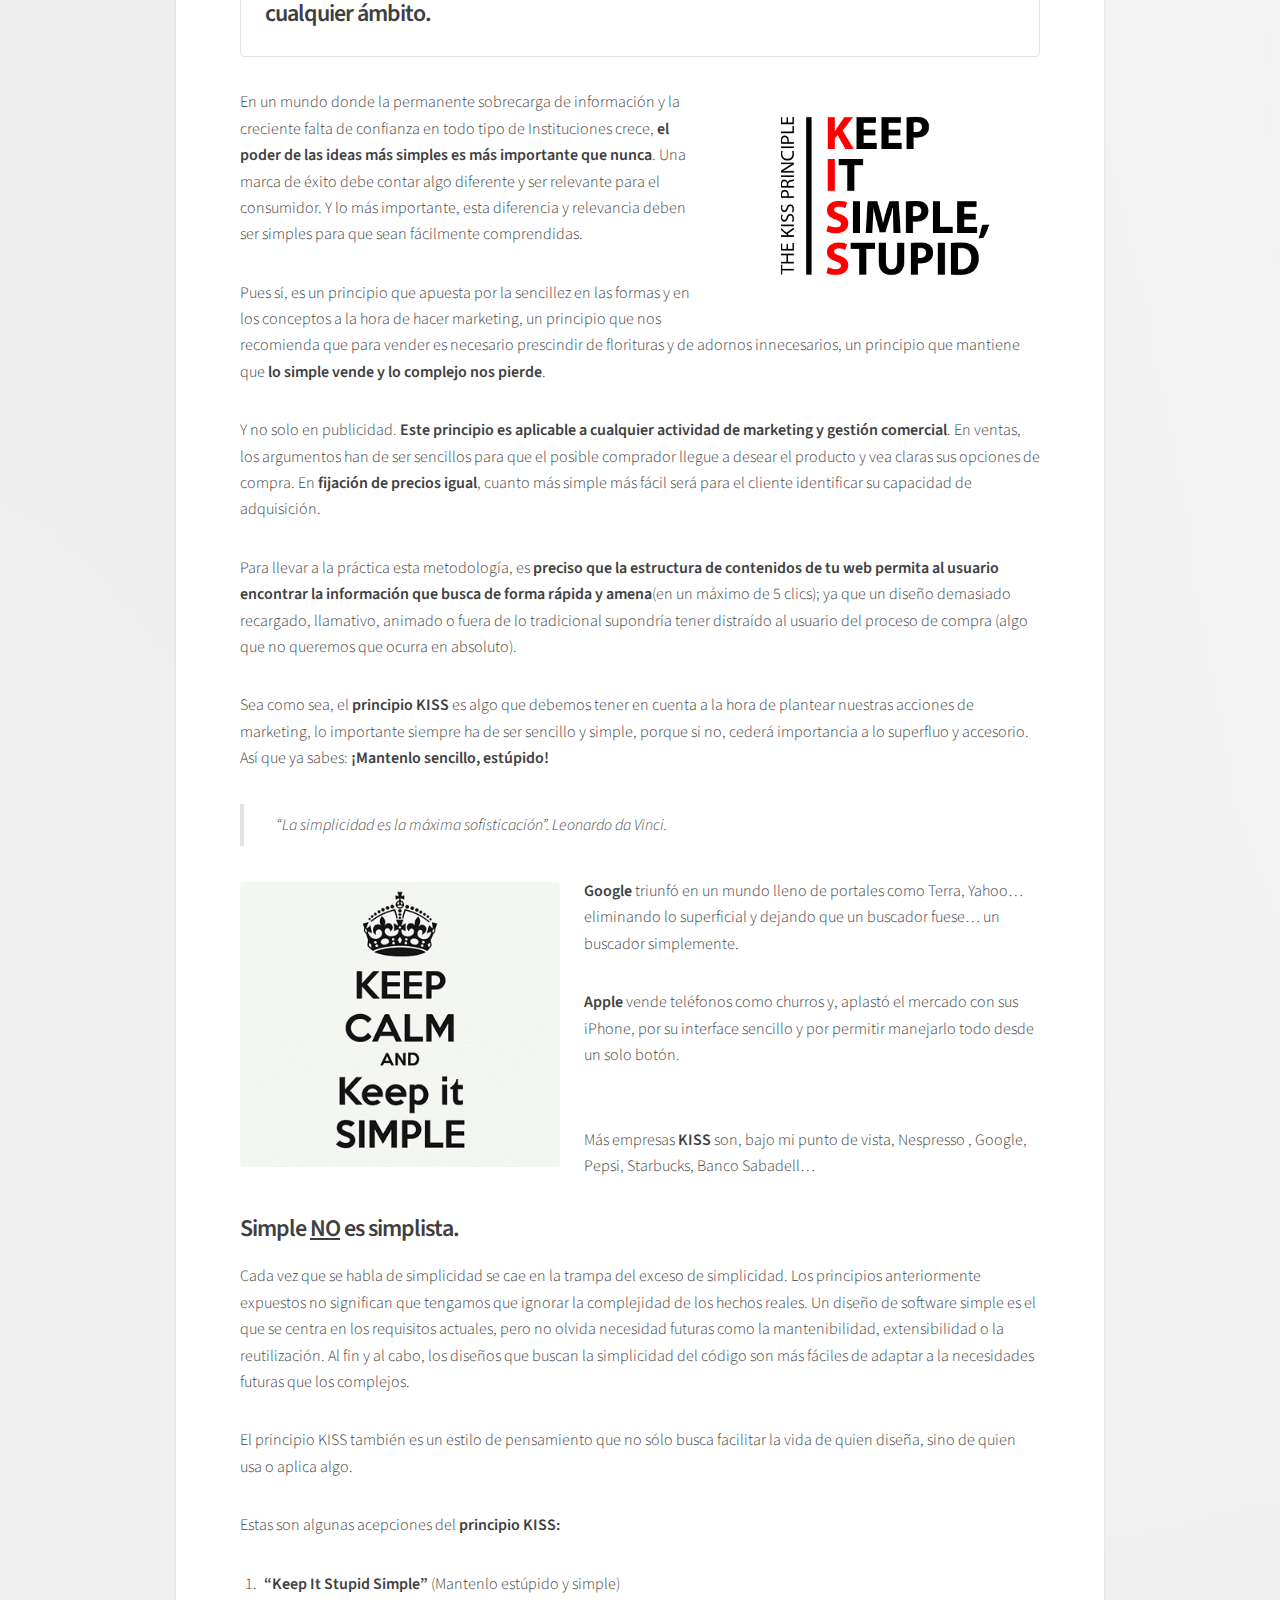
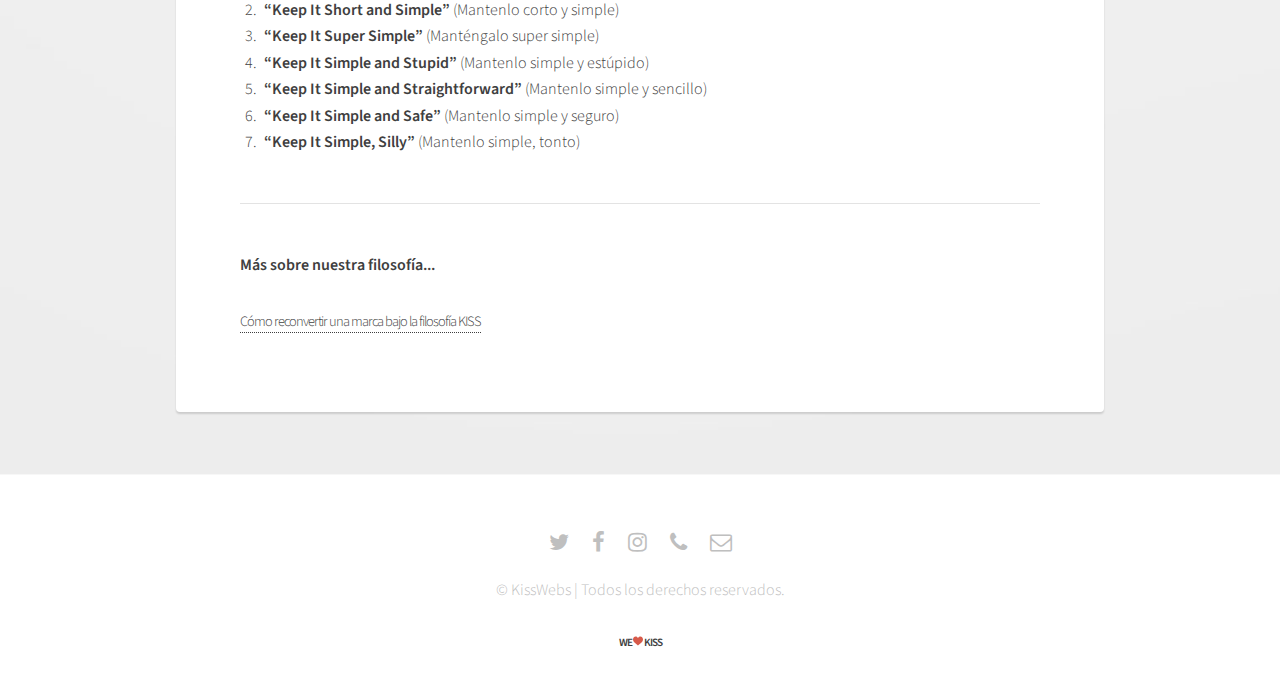
<file: filosofia-kiss.html>
<!DOCTYPE HTML>
<html lang="es">
<!--
	
	.. F I L O S O F Í A   K I S S ..
	
	
-->
	<head>
		<meta charset="utf-8" />
		<meta http-equiv="X-UA-Compatible" content="IE=edge">
		<meta name="viewport" content="width=device-width, initial-scale=1" />
		<title>Filosofía KISS - KissWebs</title>
		<meta name="description" content=" Descubre la filosofía KISS. En KissWebs desarrollamos webs bajo el principio KISS.">
		<meta name="keywords" content="Marketing Online Marbella, Diseño web marbella, principio kiss, pagina web malaga, agencia marketing malaga">
		<meta name="author" content="Andreas Rutjens Oliva">
		<link rel="canonical" href="https://www.kisswebs.com" />
		<link rel="stylesheet" href="assets/css/main.css" />
		<link rel="apple-touch-icon" sizes="180x180" href="/apple-touch-icon.png">
		<link rel="icon" type="image/png" sizes="32x32" href="/favicon-32x32.png">
		<link rel="icon" type="image/png" sizes="16x16" href="/favicon-16x16.png">
		<link rel="manifest" href="/manifest.json">
		<link rel="mask-icon" href="/safari-pinned-tab.svg" color="#5bbad5">
		<meta name="theme-color" content="#ffffff">
		<meta name="googlebot" content="index,follow,all">
		<meta name="robots" content="index,follow,all">
	</head>
	<body>

		<!-- Wrapper -->
			<div id="wrapper">

				<!-- Header -->
					<header id="header">

						<!-- Logo -->
							<div class="logo">
								<a href="index.html"><strong>KissWebs</strong></a>
							</div>

						<!-- Nav -->
							<nav id="nav">
								<ul>
									<li><a href="index.html">Home</a></li>
									<li>
										<a href="#" class="icon fa-angle-down">Servicios</a>
										<ul>
											<li><a href="#">SEO</a></li>
											<li><a href="#">Campañas de publicidad</a></li>
											<li><a href="#">Analítica Web</a></li>
											<li>
												<a href="#">Creación páginas web</a>
												<ul>
													<li><a href="#">A medida</a></li>
													<li><a href="#">Wordpress</a></li>
												</ul>
											</li>
										</ul>
									</li>
									<li class="current"><a href="">Filosofía KISS</a></li>
									<li><a href="#">Quiénes somos</a></li>
								</ul>
							</nav>

					</header>

				<!-- Section -->
					<section class="main alt">
						<header>
							<h1>Filosofía <strong>KISS</strong>.</h1>
							<p>El principio o filosofía KISS es un acrónimo usado como principo de diseño que significa "<strong>Keep It Simple Stupid</strong>" o en español ¡Manténlo sencillo, tonto! El principio KISS establece que la mayoría de sistemas funcionan mejor si se mantienen simples que si se hacen complejos; por ello, la simplicidad debe ser mantenida como un objetivo clave del diseño, y cualquier complejidad innecesaria debe ser evitada.</p>
						</header>
						<div class="inner style2">
							<div class="image main" data-position="center"><img src="images/kisswebs-principio-filosofia.png" alt="" /></div>
							<h2><strong>KISS: principio, filosofía, metodología..</strong></h2>
							<p>El principio KISS se utiliza principalmente en el mundo de la informática y de la ingeniería, donde es necesario minimizar los errores tratando de realizar las tareas de forma efectiva  y eficiente complicándose lo mínimo posible.</p>
							<p>El mundo digital ha ayudado mucho al principio KISS. <strong>Las webs tienden cada vez más a ser más simples</strong>, se reduce el número de páginas por web, se reducen los textos, aumenta el grafismo, y por supuesto se simplifican los dibujos e imágenes, los botones, los vectores, los iconos. El diseño de los logos está evolucionando hacia el diseño de apps, o las apps están evolucionando hasta parecerse a los logos. En cualquier caso, para este tema es indiferente la causa o efecto. La realidad es que ambos confluyen en la simplicidad. Todo ello en <strong>busca de sencillez, agrado, y comunicación más íntima y personal</strong>. Confort para el consumidor. Reducción de esfuerzo para conseguir de la a) a la d).</p>
							<p>Desde luego que no es un concepto sólo de aplicación a la creación de tecnología, mucho antes de la existencia de la misma (tal y como hoy la conocemos) muchos grandes creadores ya habían hablado de este principio.</p>
							<p>Las bases del principio KISS parecen remontarse a la edad media. Se atribuye al filósofo y monje franciscano William de Ockham (1287 – 1347), la formulación del principio que lleva su nombre: “Principio de Ockham” o “Navaja de Ockham” (también se escribe Occam). Este principio de parsimonia, economía y brevedad plantea que entre dos o más explicaciones competidoras, la hipótesis que tenga el menor número de supuestos debería ser la elegida.</p>
							<p>El principio de Occam también sostiene que uno debería proceder de la manera más simple posible hasta que dicha simplicidad pueda ser sustituida por una explicación más consistente, poderosa y basada en los hechos. El principio de Occam admite que nuestra explicación, aunque simple, no necesariamente sea la correcta. Mientras no se pruebe lo contrario será una explicación temporal.</p>
							<h3 class="box"><strong>El principio KISS puede convertirse en una filosofía o estilo de vida, aplicable en cualquier ámbito.</strong></h3>
							<p><span class="image right"><img src="images/keepitsimplestupid.jpg" alt="KeepItSimpleStupid"></span>En un mundo donde la permanente sobrecarga de información y la creciente falta de confianza en todo tipo de Instituciones crece, <strong>el poder de las ideas más simples es más importante que nunca</strong>. Una marca de éxito debe contar algo diferente y ser relevante para el consumidor. Y lo más importante, esta diferencia y relevancia deben ser simples para que sean fácilmente comprendidas.</p>
							<p>Pues sí, es un principio que apuesta por la sencillez en las formas y en los conceptos a la hora de hacer marketing, un principio que nos recomienda que para vender es necesario prescindir de florituras y de adornos innecesarios, un principio que mantiene que <strong>lo simple vende y lo complejo nos pierde</strong>.</p>
							<p>Y no solo en publicidad. <strong>Este principio es aplicable a cualquier actividad de marketing y gestión comercial</strong>. En ventas, los argumentos han de ser sencillos para que el posible comprador llegue a desear el producto y vea claras sus opciones de compra. En <strong>fijación de precios igual</strong>, cuanto más simple más fácil será para el cliente identificar su capacidad de adquisición.</p>
							<p>Para llevar a la práctica esta metodología, es <strong>preciso que la estructura de contenidos de tu web permita al usuario encontrar la información que busca de forma rápida y amena</strong>(en un máximo de 5 clics); ya que un diseño demasiado recargado, llamativo, animado o fuera de lo tradicional supondría tener distraído al usuario del proceso de compra (algo que no queremos que ocurra en absoluto).</p>
							<p>Sea como sea, el <strong>principio KISS</strong> es algo que debemos tener en cuenta a la hora de plantear nuestras acciones de marketing, lo importante siempre ha de ser sencillo y simple, porque si no, cederá importancia a lo superfluo y accesorio. Así que ya sabes: <strong>¡Mantenlo sencillo, estúpido!</strong></p>
							<blockquote>“La simplicidad es la máxima sofisticación”. Leonardo da Vinci.</blockquote>
							<p><span class="image left"><img src="images/keepitsimple.png" alt="Keep Calm and Keep It Simple"></span><strong>Google</strong> triunfó en un mundo lleno de portales como Terra, Yahoo… eliminando lo superficial y dejando que un buscador fuese… un buscador simplemente.</p>
							<p><strong>Apple</strong> vende teléfonos como churros y, aplastó el mercado con sus iPhone, por su interface sencillo y por permitir manejarlo todo desde un solo botón.</p>
							<br><p>Más empresas <strong>KISS</strong> son, bajo mi punto de vista, Nespresso , Google, Pepsi, Starbucks, Banco Sabadell…</p>
							<h3><strong>Simple <u>NO</u> es simplista.</strong></h3>
							<p>Cada vez que se habla de simplicidad se cae en la trampa del exceso de simplicidad. Los principios anteriormente expuestos no significan que tengamos que ignorar la complejidad de los hechos reales. Un diseño de software simple es el que se centra en los requisitos actuales, pero no olvida necesidad futuras como la mantenibilidad, extensibilidad o la reutilización. Al fin y al cabo, los diseños que buscan la simplicidad del código son más fáciles de adaptar a la necesidades futuras que los complejos.</p>
							<p>El principio KISS también es un estilo de pensamiento que no sólo busca facilitar la vida de quien diseña, sino de quien usa o aplica algo.</p>
							<p>Estas son algunas acepciones del <strong>principio KISS:</strong></p>
							<ol>
								<li><strong>“Keep It Stupid Simple”</strong> (Mantenlo estúpido y simple)</li>
								<li><strong>“Keep It Short and Simple”</strong> (Mantenlo corto y simple)</li>
								<li><strong>“Keep It Super Simple”</strong> (Manténgalo super simple)</li>
								<li><strong>“Keep It Simple and Stupid”</strong> (Mantenlo simple y estúpido)</li>
								<li><strong>“Keep It Simple and Straightforward”</strong> (Mantenlo simple y sencillo)</li>
								<li><strong>“Keep It Simple and Safe”</strong> (Mantenlo simple y seguro)</li>
								<li><strong>“Keep It Simple, Silly”</strong> (Mantenlo simple, tonto)</li>
							</ol>


							<hr class="major" />
							<p><strong>Más sobre nuestra filosofía...</strong></p>
							<h5><a href="#">Cómo reconvertir una marca bajo la filosofía KISS</a></h5>
							<p></p>
							<p></p>
						</div>
					</section>

				<!-- Footer -->
					<footer id="footer">
						<ul class="icons">
							<li><a href="#" class="icon alt fa-twitter"><span class="label">Twitter</span></a></li>
							<li><a href="#" class="icon alt fa-facebook"><span class="label">Facebook</span></a></li>
							<li><a href="#" class="icon alt fa-instagram"><span class="label">Instagram</span></a></li>
							<li><a href="#" class="icon alt fa-phone"><span class="label">Teléfono</span></a></li>
							<li><a href="#" class="icon alt fa-envelope-o"><span class="label">Email</span></a></li>
						</ul>
						<p class="copyright">&copy; KissWebs | Todos los derechos reservados.</p>
						<h6><strong>WE  </strong><img src="images/like.svg" alt="Keep Calm and Keep It Simple" style="width:10px;height:10px;"><strong>  KISS</strong></h6>
					</footer>

			</div>

		<!-- Scripts -->
			<script src="assets/js/jquery.min.js"></script>
			<script src="assets/js/jquery.dropotron.min.js"></script>
			<script src="assets/js/jquery.scrollex.min.js"></script>
			<script src="assets/js/jquery.scrolly.min.js"></script>
			<script src="assets/js/skel.min.js"></script>
			<script src="assets/js/util.js"></script>
			<script src="assets/js/main.js"></script>

	</body>
</html>
</file>
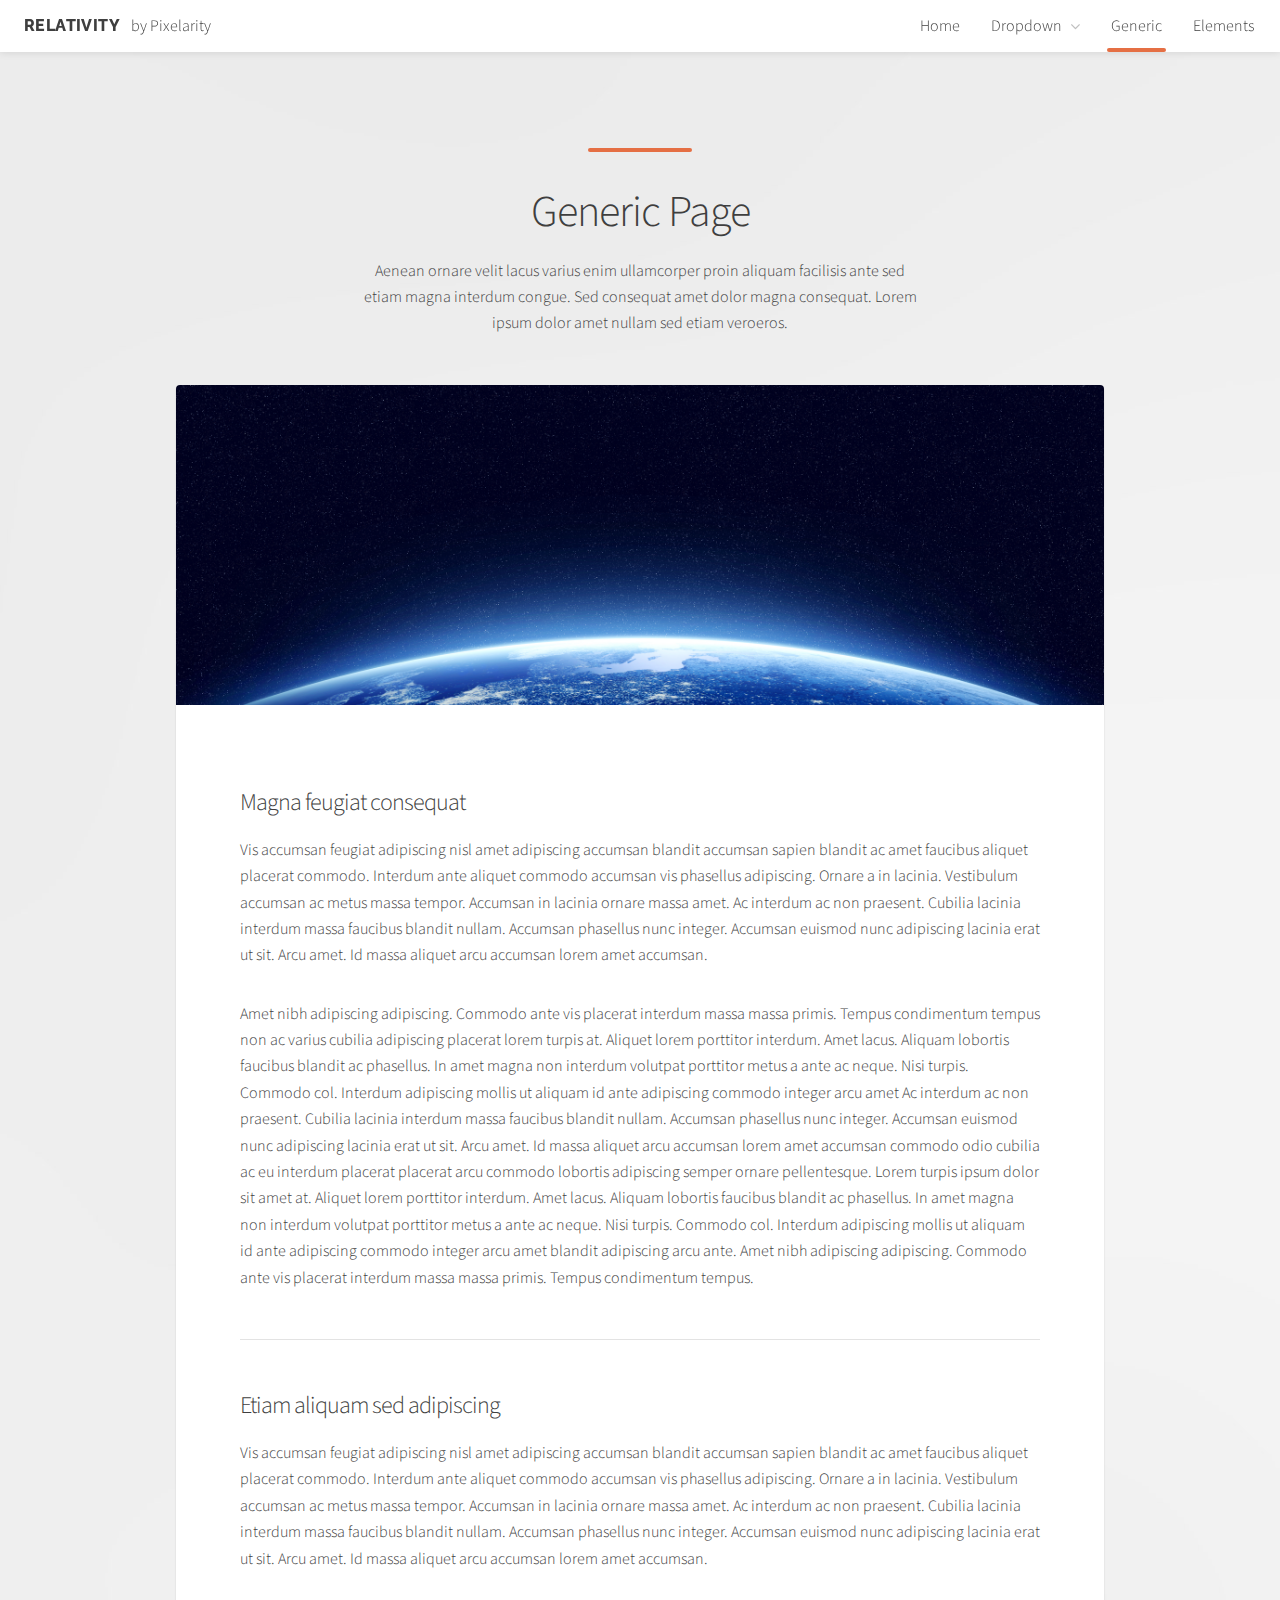
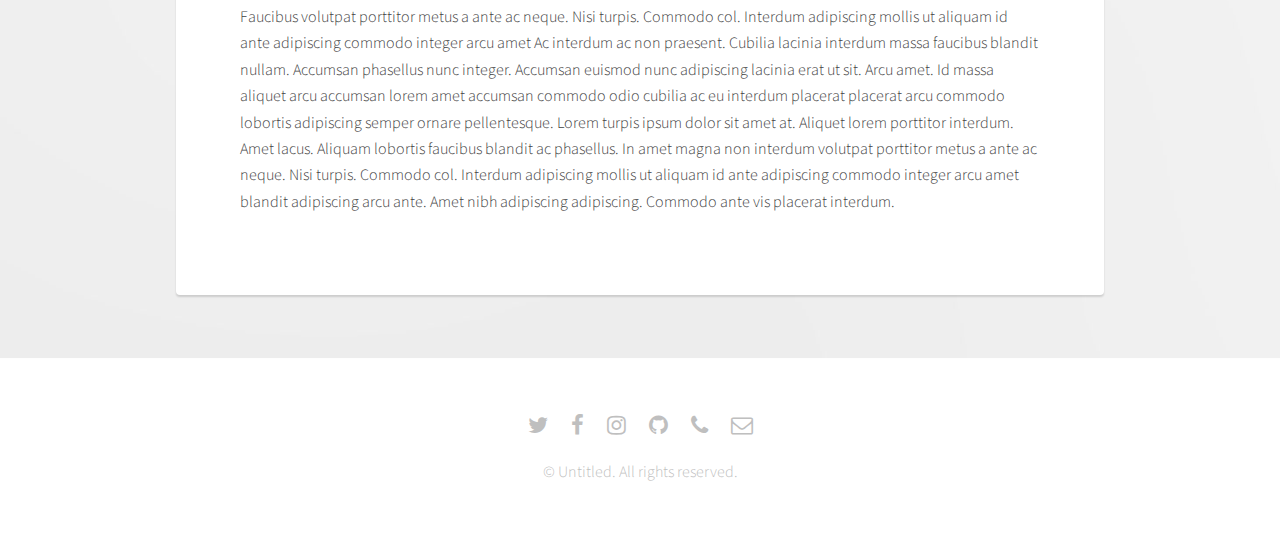
<file: generic.html>
<!DOCTYPE HTML>
<!--
	Relativity by Pixelarity
	pixelarity.com | hello@pixelarity.com
	License: pixelarity.com/license
-->
<html>
	<head>
		<title>Untitled</title>
		<meta charset="utf-8" />
		<meta name="viewport" content="width=device-width, initial-scale=1" />
		<link rel="stylesheet" href="assets/css/main.css" />
	</head>
	<body>

		<!-- Wrapper -->
			<div id="wrapper">

				<!-- Header -->
					<header id="header">

						<!-- Logo -->
							<div class="logo">
								<a href="index.html"><strong>Relativity</strong> by Pixelarity</a>
							</div>

						<!-- Nav -->
							<nav id="nav">
								<ul>
									<li><a href="index.html">Home</a></li>
									<li>
										<a href="#" class="icon fa-angle-down">Dropdown</a>
										<ul>
											<li><a href="#">Option One</a></li>
											<li><a href="#">Option Two</a></li>
											<li><a href="#">Option Three</a></li>
											<li>
												<a href="#">Submenu</a>
												<ul>
													<li><a href="#">Option One</a></li>
													<li><a href="#">Option Two</a></li>
													<li><a href="#">Option Three</a></li>
													<li><a href="#">Option Four</a></li>
												</ul>
											</li>
										</ul>
									</li>
									<li class="current"><a href="generic.html">Generic</a></li>
									<li><a href="elements.html">Elements</a></li>
								</ul>
							</nav>

					</header>

				<!-- Section -->
					<section class="main alt">
						<header>
							<h1>Generic Page</h1>
							<p>Aenean ornare velit lacus varius enim ullamcorper proin aliquam facilisis ante sed etiam magna interdum congue. Sed consequat amet dolor magna consequat. Lorem ipsum dolor amet nullam sed etiam veroeros.</p>
						</header>
						<div class="inner style2">
							<div class="image main" data-position="center"><img src="images/banner.jpg" alt="" /></div>
							<h3>Magna feugiat consequat</h3>
							<p>Vis accumsan feugiat adipiscing nisl amet adipiscing accumsan blandit accumsan sapien blandit ac amet faucibus aliquet placerat commodo. Interdum ante aliquet commodo accumsan vis phasellus adipiscing. Ornare a in lacinia. Vestibulum accumsan ac metus massa tempor. Accumsan in lacinia ornare massa amet. Ac interdum ac non praesent. Cubilia lacinia interdum massa faucibus blandit nullam. Accumsan phasellus nunc integer. Accumsan euismod nunc adipiscing lacinia erat ut sit. Arcu amet. Id massa aliquet arcu accumsan lorem amet accumsan.</p>
							<p>Amet nibh adipiscing adipiscing. Commodo ante vis placerat interdum massa massa primis. Tempus condimentum tempus non ac varius cubilia adipiscing placerat lorem turpis at. Aliquet lorem porttitor interdum. Amet lacus. Aliquam lobortis faucibus blandit ac phasellus. In amet magna non interdum volutpat porttitor metus a ante ac neque. Nisi turpis. Commodo col. Interdum adipiscing mollis ut aliquam id ante adipiscing commodo integer arcu amet Ac interdum ac non praesent. Cubilia lacinia interdum massa faucibus blandit nullam. Accumsan phasellus nunc integer. Accumsan euismod nunc adipiscing lacinia erat ut sit. Arcu amet. Id massa aliquet arcu accumsan lorem amet accumsan commodo odio cubilia ac eu interdum placerat placerat arcu commodo lobortis adipiscing semper ornare pellentesque. Lorem turpis ipsum dolor sit amet at. Aliquet lorem porttitor interdum. Amet lacus. Aliquam lobortis faucibus blandit ac phasellus. In amet magna non interdum volutpat porttitor metus a ante ac neque. Nisi turpis. Commodo col. Interdum adipiscing mollis ut aliquam id ante adipiscing commodo integer arcu amet blandit adipiscing arcu ante. Amet nibh adipiscing adipiscing. Commodo ante vis placerat interdum massa massa primis. Tempus condimentum tempus.</p>
							<hr class="major" />
							<h3>Etiam aliquam sed adipiscing</h3>
							<p>Vis accumsan feugiat adipiscing nisl amet adipiscing accumsan blandit accumsan sapien blandit ac amet faucibus aliquet placerat commodo. Interdum ante aliquet commodo accumsan vis phasellus adipiscing. Ornare a in lacinia. Vestibulum accumsan ac metus massa tempor. Accumsan in lacinia ornare massa amet. Ac interdum ac non praesent. Cubilia lacinia interdum massa faucibus blandit nullam. Accumsan phasellus nunc integer. Accumsan euismod nunc adipiscing lacinia erat ut sit. Arcu amet. Id massa aliquet arcu accumsan lorem amet accumsan.</p>
							<p>Faucibus volutpat porttitor metus a ante ac neque. Nisi turpis. Commodo col. Interdum adipiscing mollis ut aliquam id ante adipiscing commodo integer arcu amet Ac interdum ac non praesent. Cubilia lacinia interdum massa faucibus blandit nullam. Accumsan phasellus nunc integer. Accumsan euismod nunc adipiscing lacinia erat ut sit. Arcu amet. Id massa aliquet arcu accumsan lorem amet accumsan commodo odio cubilia ac eu interdum placerat placerat arcu commodo lobortis adipiscing semper ornare pellentesque. Lorem turpis ipsum dolor sit amet at. Aliquet lorem porttitor interdum. Amet lacus. Aliquam lobortis faucibus blandit ac phasellus. In amet magna non interdum volutpat porttitor metus a ante ac neque. Nisi turpis. Commodo col. Interdum adipiscing mollis ut aliquam id ante adipiscing commodo integer arcu amet blandit adipiscing arcu ante. Amet nibh adipiscing adipiscing. Commodo ante vis placerat interdum.</p>
						</div>
					</section>

				<!-- Footer -->
					<footer id="footer">
						<ul class="icons">
							<li><a href="#" class="icon alt fa-twitter"><span class="label">Twitter</span></a></li>
							<li><a href="#" class="icon alt fa-facebook"><span class="label">Facebook</span></a></li>
							<li><a href="#" class="icon alt fa-instagram"><span class="label">Instagram</span></a></li>
							<li><a href="#" class="icon alt fa-github"><span class="label">GitHub</span></a></li>
							<li><a href="#" class="icon alt fa-phone"><span class="label">Phone</span></a></li>
							<li><a href="#" class="icon alt fa-envelope-o"><span class="label">Email</span></a></li>
						</ul>
						<p class="copyright">&copy; Untitled. All rights reserved.</p>
					</footer>

			</div>

		<!-- Scripts -->
			<script src="assets/js/jquery.min.js"></script>
			<script src="assets/js/jquery.dropotron.min.js"></script>
			<script src="assets/js/jquery.scrollex.min.js"></script>
			<script src="assets/js/jquery.scrolly.min.js"></script>
			<script src="assets/js/skel.min.js"></script>
			<script src="assets/js/util.js"></script>
			<script src="assets/js/main.js"></script>

	</body>
</html>
</file>
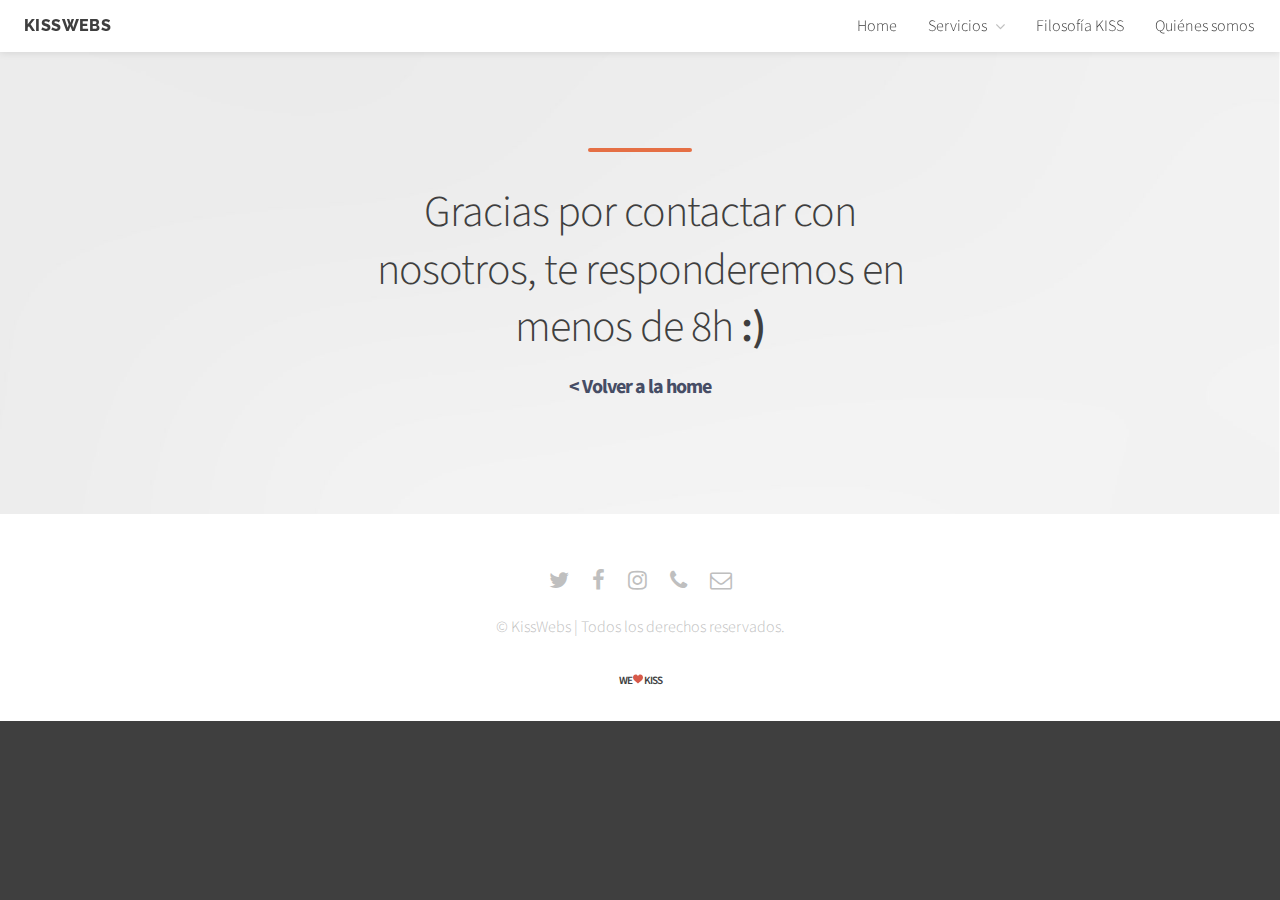
<file: gracias.html>
<!DOCTYPE HTML>
<html lang="es">
<!--
	
	.. GRACIAS POR CONTACTAR CON NOSOTROS | KISSWEBS.COM ..
	
-->
	<head>
		<meta charset="utf-8" />
		<meta http-equiv="X-UA-Compatible" content="IE=edge">
		<meta name="viewport" content="width=device-width, initial-scale=1" />
		<title>Gracias por contactar con Kisswebs.com</title>
		<meta name="description" content="Gracias por contactar con nosotros, te atenderemos en menos de 8h asegurado.">
		<meta name="author" content="Andreas Rutjens Oliva">
		<link rel="canonical" href="https://www.kisswebs.com" />
		<link rel="stylesheet" href="assets/css/main.css" />
		<link rel="apple-touch-icon" sizes="180x180" href="/apple-touch-icon.png">
		<link rel="icon" type="image/png" sizes="32x32" href="/favicon-32x32.png">
		<link rel="icon" type="image/png" sizes="16x16" href="/favicon-16x16.png">
		<link rel="manifest" href="/manifest.json">
		<link rel="mask-icon" href="/safari-pinned-tab.svg" color="#5bbad5">
		<meta name="theme-color" content="#ffffff">
		<meta name="googlebot" content="index,follow,all">
		<meta name="robots" content="index,follow,all">
	</head>
	<body>

		<!-- Wrapper -->
			<div id="wrapper">

				<!-- Header -->
					<header id="header">

						<!-- Logo -->
							<div class="logo">
								<a href="index.html"><strong>KissWebs</strong></a>
							</div>

						<!-- Nav -->
							<nav id="nav">
								<ul>
									<li><a href="index.html">Home</a></li>
									<li>
										<a href="#" class="icon fa-angle-down">Servicios</a>
										<ul>
											<li><a href="#">SEO</a></li>
											<li><a href="#">Campañas de publicidad</a></li>
											<li><a href="#">Analítica Web</a></li>
											<li>
												<a href="#">Creación páginas web</a>
												<ul>
													<li><a href="#">A medida</a></li>
													<li><a href="#">Wordpress</a></li>
												</ul>
											</li>
										</ul>
									</li>
									<li class=""><a href="generic.html">Filosofía KISS</a></li>
									<li><a href="elements.html">Quiénes somos</a></li>
								</ul>
							</nav>

					</header>

				<!-- Section -->
					<section class="main alt">
						<header>
							<h1>Gracias por contactar con nosotros, te responderemos en menos de 8h <strong>:)</strong></h1>
							<a href="index.html"><h5 id="volverhome">< Volver a la home</h5></a>
						</header>
					</section>

				<!-- Footer -->
					<footer id="footer">
						<ul class="icons">
							<li><a href="#" class="icon alt fa-twitter"><span class="label">Twitter</span></a></li>
							<li><a href="#" class="icon alt fa-facebook"><span class="label">Facebook</span></a></li>
							<li><a href="#" class="icon alt fa-instagram"><span class="label">Instagram</span></a></li>
							<li><a href="#" class="icon alt fa-phone"><span class="label">Teléfono</span></a></li>
							<li><a href="#" class="icon alt fa-envelope-o"><span class="label">Email</span></a></li>
						</ul>
						<p class="copyright">&copy; KissWebs | Todos los derechos reservados.</p>
						<h6><strong>WE  </strong><img src="images/like.svg" alt="Keep Calm and Keep It Simple" style="width:10px;height:10px;"><strong>  KISS</strong></h6>
					</footer>

			</div>

		<!-- Scripts -->
			<script src="assets/js/jquery.min.js"></script>
			<script src="assets/js/jquery.dropotron.min.js"></script>
			<script src="assets/js/jquery.scrollex.min.js"></script>
			<script src="assets/js/jquery.scrolly.min.js"></script>
			<script src="assets/js/skel.min.js"></script>
			<script src="assets/js/util.js"></script>
			<script src="assets/js/main.js"></script>

	</body>
</html>
</file>
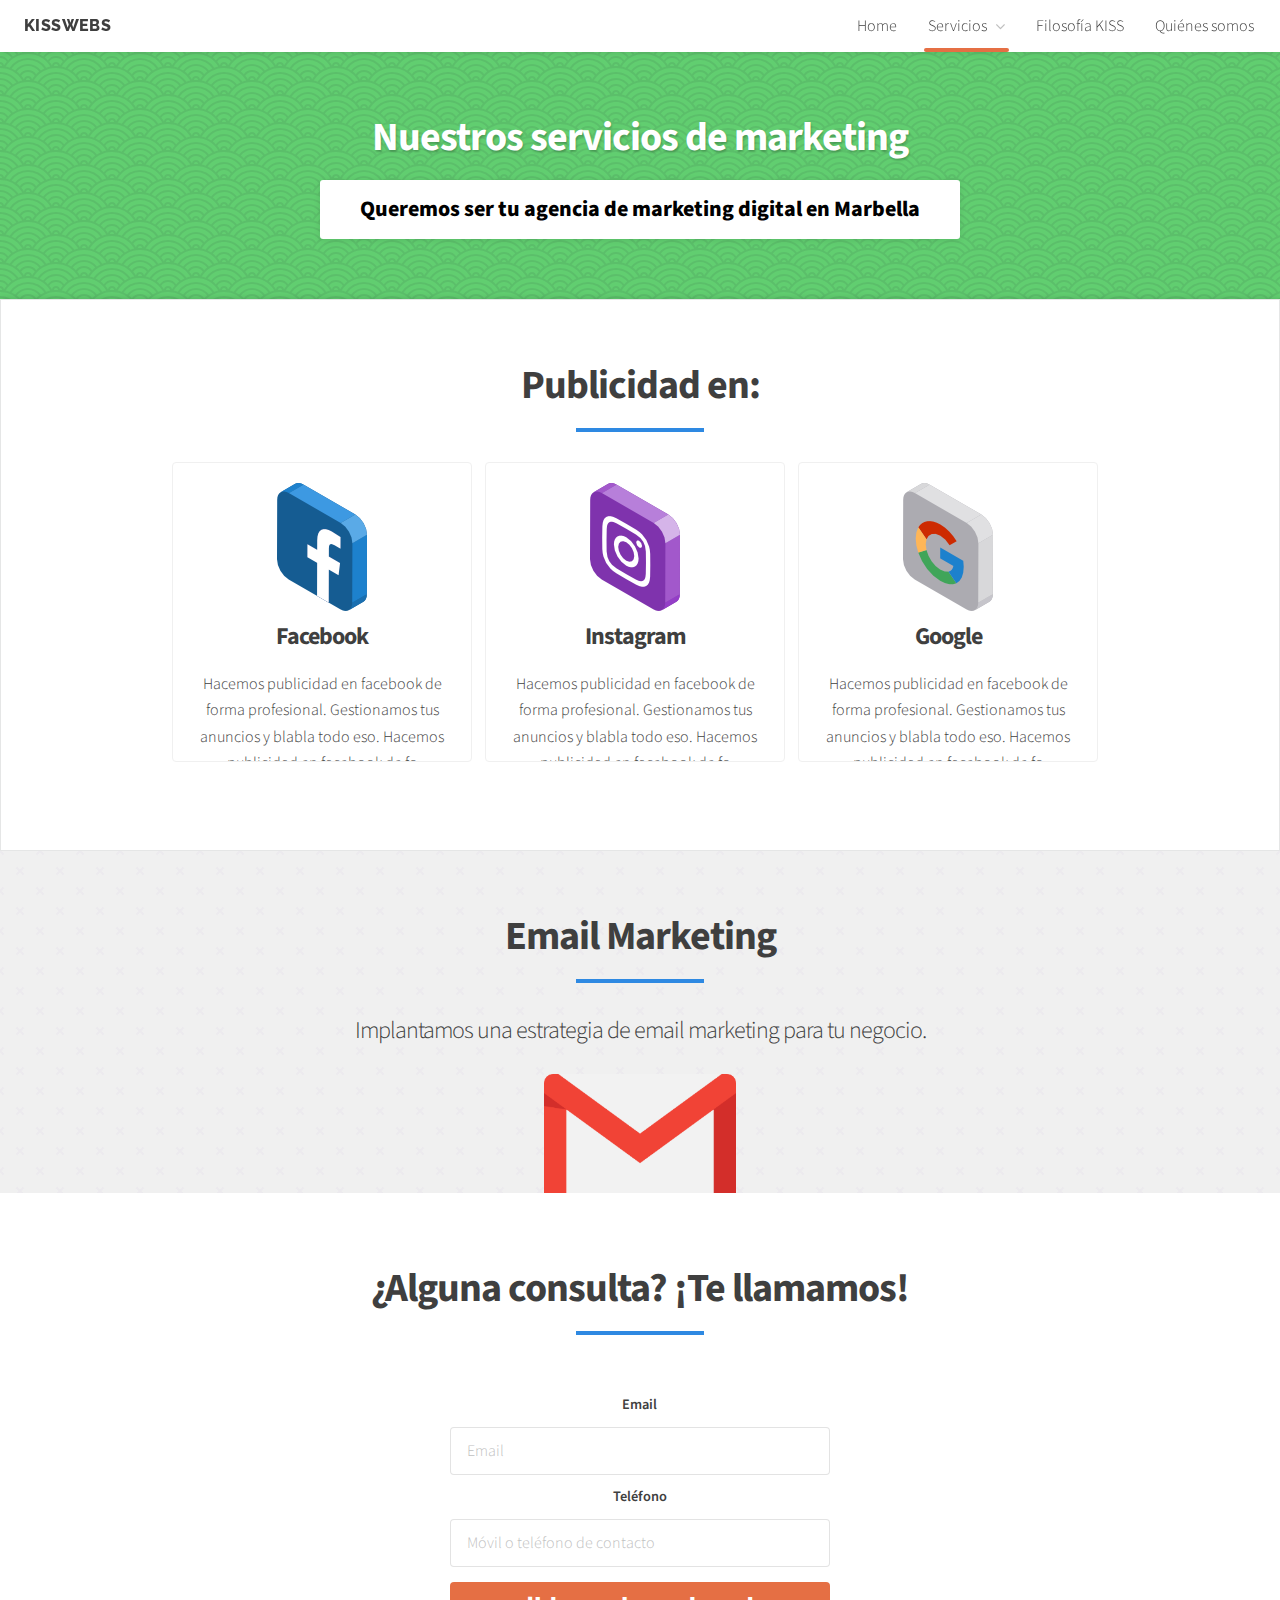
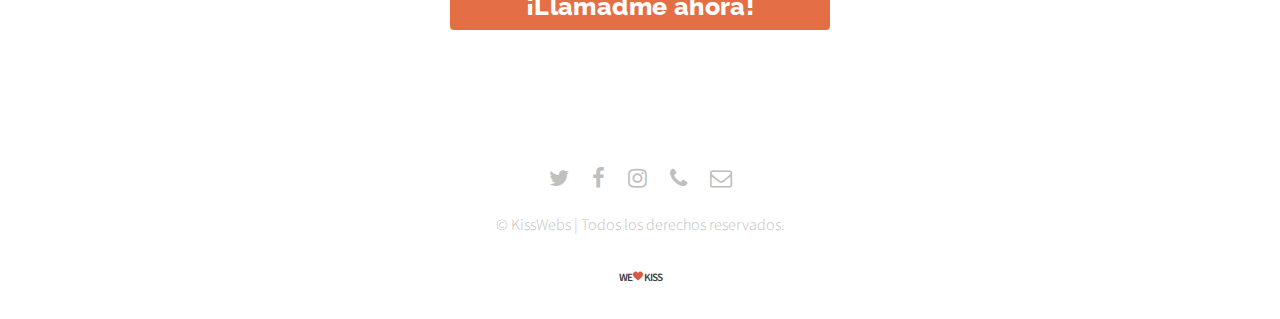
<file: marketing-digital-marbella.html>
<!DOCTYPE HTML>
<html lang="es">
<!--
	
	.. M A R K E T I N G   D I G I T A L   M A R B E L L A ..
	
	
-->
	<head>
		<meta charset="utf-8" />
		<meta http-equiv="X-UA-Compatible" content="IE=edge">
		<meta name="viewport" content="width=device-width, initial-scale=1" />
		<title>Servicios de marketing en Marbella | Kisswebs</title>
		<meta name="description" content=" Descubre la filosofía KISS. En KissWebs desarrollamos webs bajo el principio KISS.">
		<meta name="keywords" content="Marketing Online Marbella, Diseño web marbella, principio kiss, pagina web malaga, agencia marketing malaga">
		<meta name="author" content="Andreas Rutjens Oliva">
		<link rel="canonical" href="https://www.kisswebs.com" />
		<link rel="stylesheet" href="assets/css/main.css" />
		<link rel="apple-touch-icon" sizes="180x180" href="/apple-touch-icon.png">
		<link rel="icon" type="image/png" sizes="32x32" href="/favicon-32x32.png">
		<link rel="icon" type="image/png" sizes="16x16" href="/favicon-16x16.png">
		<link rel="manifest" href="/manifest.json">
		<link rel="mask-icon" href="/safari-pinned-tab.svg" color="#5bbad5">
		<meta name="theme-color" content="#ffffff">
		<meta name="googlebot" content="index,follow,all">
		<meta name="robots" content="index,follow,all">
	</head>
	<body>

		<!-- Wrapper -->
			<div id="wrapper">

				<!-- Header -->
					<header id="header">

						<!-- Logo -->
							<div class="logo">
								<a href="index.html"><strong>KissWebs</strong></a>
							</div>

						<!-- Nav -->
							<nav id="nav">
								<ul>
									<li><a href="index.html">Home</a></li>
									<li class="current">
										<a href="#" class="icon fa-angle-down">Servicios</a>
										<ul>
											<li><a href="#">SEO</a></li>
											<li><a href="#">Campañas de publicidad</a></li>
											<li><a href="#">Analítica Web</a></li>
											<li>
												<a href="#">Creación páginas web</a>
												<ul>
													<li><a href="#">A medida</a></li>
													<li><a href="#">Wordpress</a></li>
												</ul>
											</li>
										</ul>
									</li>
									<li><a href="generic.html">Filosofía KISS</a></li>
									<li><a href="elements.html">Quiénes somos</a></li>
								</ul>
							</nav>

					</header>

				<!-- Section -->
					<div class="servmarketing">
						<h1>Nuestros servicios de marketing</h1>
						<h2>Queremos ser tu agencia de marketing digital en Marbella</h2>
					</div>
					<div class="publionline">
						<h2>Publicidad en:</h2>
						<hr width="10%">
						<div class="publicidad">
							<img src="images/facebook1.png" alt="">
							<h3>Facebook</h3>
							<p>Hacemos publicidad en facebook de forma profesional. Gestionamos tus anuncios y blabla todo eso. Hacemos publicidad en facebook de fo</p>
						</div>
						<div class="publicidad">
							<img src="images/insta.png" alt="">
							<h3>Instagram</h3>
							<p>Hacemos publicidad en facebook de forma profesional. Gestionamos tus anuncios y blabla todo eso. Hacemos publicidad en facebook de fo</p>
						</div>
						<div class="publicidad">
							<img src="images/semgoogle.png" alt="">
							<h3>Google</h3>
							<p>Hacemos publicidad en facebook de forma profesional. Gestionamos tus anuncios y blabla todo eso. Hacemos publicidad en facebook de fo</p>
						</div>
					</div>
					
					<div class="emailmarketing">
						<div class="overlay">
							<h2>Email Marketing</h2>
							<hr width="10%">
							<h3>Implantamos una estrategia de email marketing para tu negocio.</h3>
							<div class="contenedor-imagen">
								<img src="images/emailmarketing-marbella.png" alt="Email Marketing">
							</div>
						</div>
					</div>

					<!-- Begin MailChimp Signup Form -->
					<div class="form-crear-web">
						<h2>¿Alguna consulta? ¡Te llamamos!</h2>
						<hr width="10%">
						<div id="mc_embed_signup">
						<form action="https://kisswebs.us18.list-manage.com/subscribe/post?u=cfcf578cb6235fe09e8237293&amp;id=aa1788757b" method="post" id="mc-embedded-subscribe-form" name="mc-embedded-subscribe-form" class="validate" target="_blank" novalidate>
						    <div id="mc_embed_signup_scroll">
							
						<div class="mc-field-group">
							<label for="mce-EMAIL">Email</label>
							<input type="email" value="" name="EMAIL" class="required email" id="mce-EMAIL" placeholder="Email">
						</div>
						<div class="mc-field-group size1of2">
							<label for="mce-PHONE">Teléfono</label>
							<input type="text" name="PHONE" class="required" placeholder="Móvil o teléfono de contacto" value="" id="mce-PHONE">
						</div>
							<div id="mce-responses" class="clear">
								<div class="response" id="mce-error-response" style="display:none"></div>
								<div class="response" id="mce-success-response" style="display:none"></div>
							</div>    <!-- real people should not fill this in and expect good things - do not remove this or risk form bot signups-->
						    <div style="position: absolute; left: -5000px;" aria-hidden="true"><input type="text" name="b_cfcf578cb6235fe09e8237293_aa1788757b" tabindex="-1" value=""></div>
						    <div class="clear"><input type="submit" value="¡Llamadme ahora!" name="subscribe" id="mc-embedded-subscribe" class="button"></div>
						    </div>
						</form>
						</div>
					</div>
					<!--End mc_embed_signup-->


				<!-- Footer -->
					<footer id="footer">
						<ul class="icons">
							<li><a href="#" class="icon alt fa-twitter"><span class="label">Twitter</span></a></li>
							<li><a href="#" class="icon alt fa-facebook"><span class="label">Facebook</span></a></li>
							<li><a href="#" class="icon alt fa-instagram"><span class="label">Instagram</span></a></li>
							<li><a href="#" class="icon alt fa-phone"><span class="label">Teléfono</span></a></li>
							<li><a href="#" class="icon alt fa-envelope-o"><span class="label">Email</span></a></li>
						</ul>
						<p class="copyright">&copy; KissWebs | Todos los derechos reservados.</p>
						<h6><strong>WE  </strong><img src="images/like.svg" alt="Keep Calm and Keep It Simple" style="width:10px;height:10px;"><strong>  KISS</strong></h6>
					</footer>

			</div>

		<!-- Scripts -->
			<script src="assets/js/jquery.min.js"></script>
			<script src="assets/js/jquery.dropotron.min.js"></script>
			<script src="assets/js/jquery.scrollex.min.js"></script>
			<script src="assets/js/jquery.scrolly.min.js"></script>
			<script src="assets/js/skel.min.js"></script>
			<script src="assets/js/util.js"></script>
			<script src="assets/js/main.js"></script>

	</body>
</html>
</file>
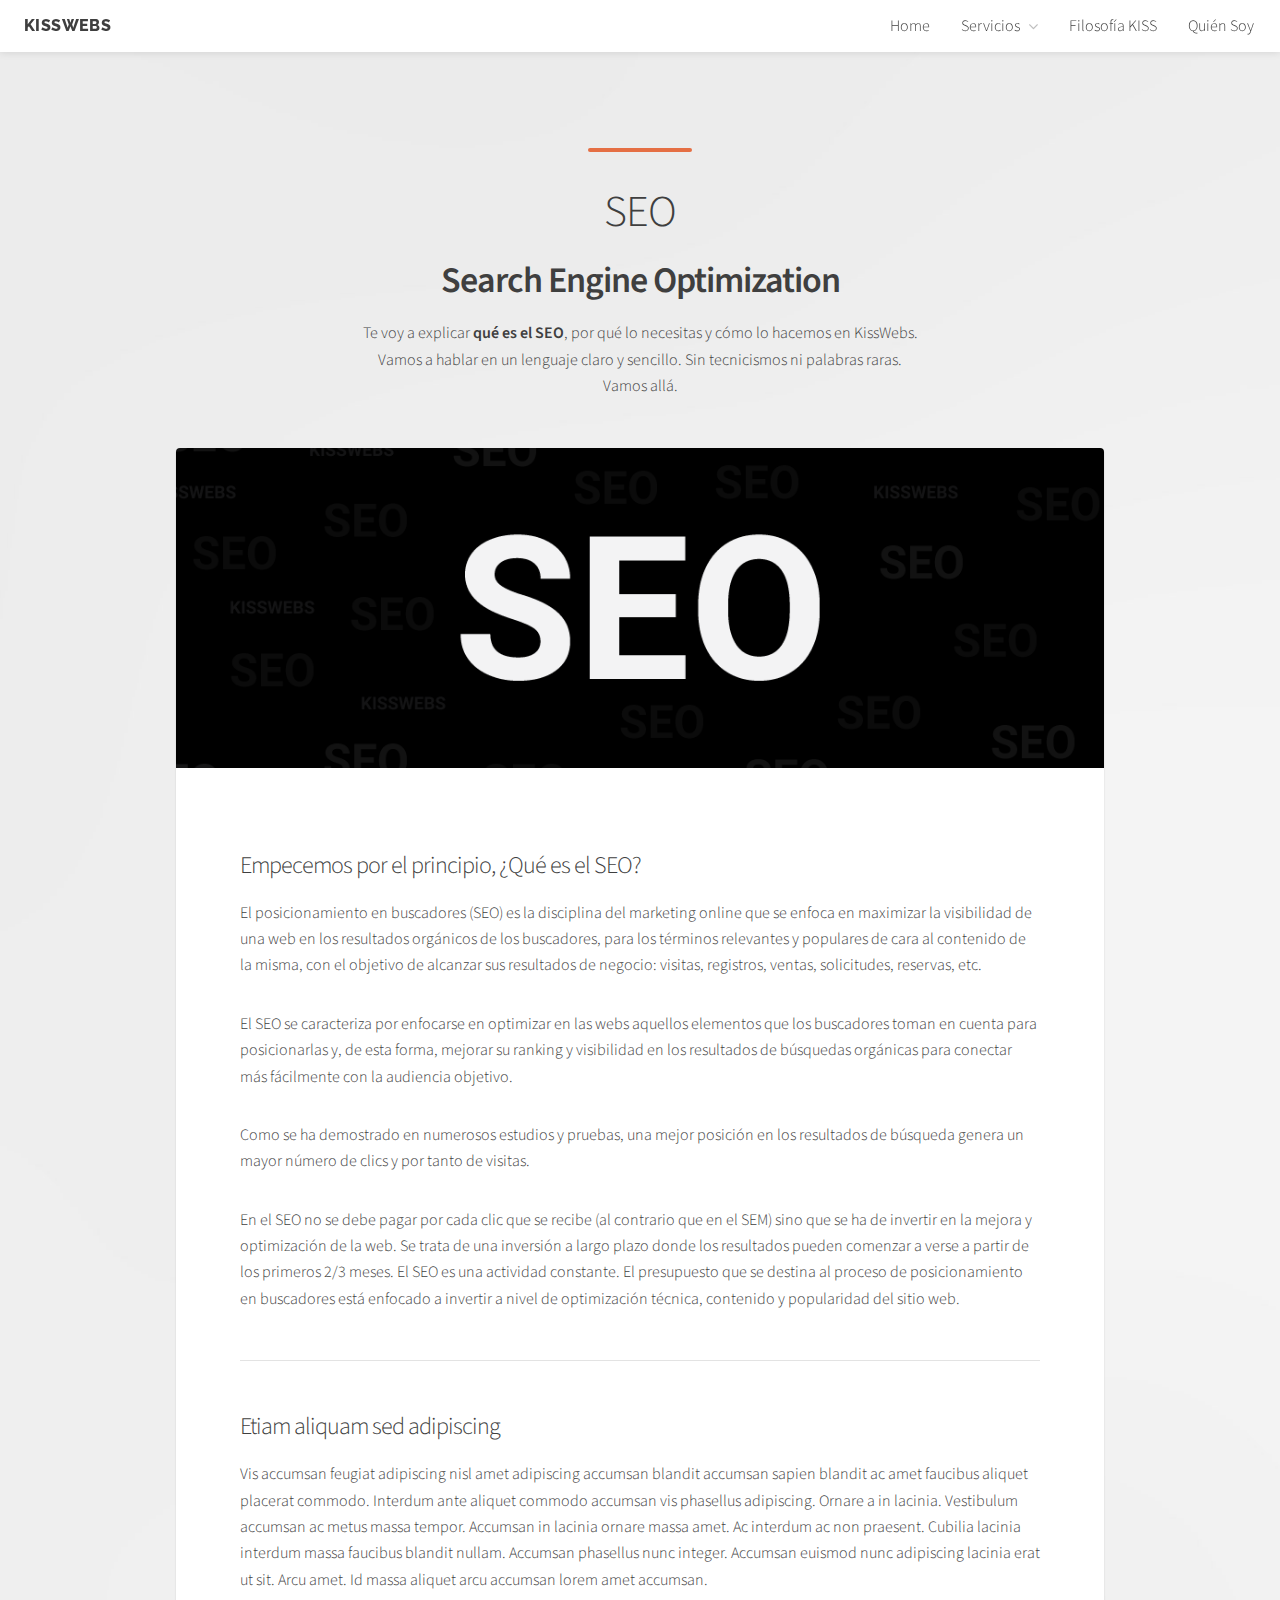
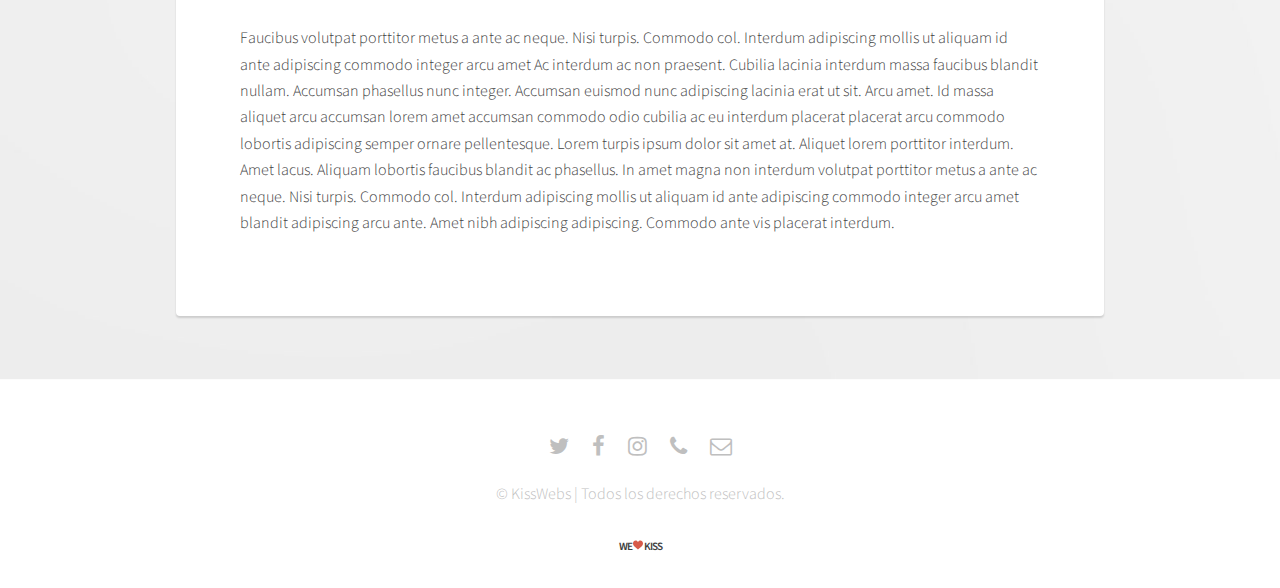
<file: seo-marbella-kisswebs.html>
<!DOCTYPE HTML>
<html lang="es">
	<head>
		<meta charset="utf-8" />
		<meta http-equiv="X-UA-Compatible" content="IE=edge">
		<meta name="viewport" content="width=device-width, initial-scale=1" />
		<title>SEO | Agencia SEO Marbella - Kisswebs</title>
		<meta name="description" content="KissWebs te ofrece un servicio de SEO que llevará tu web a lo más alto en las palabras que necesitas. ¿Hacemos SEO juntos?">
		<meta name="keywords" content="SEO marbella, agencia seo marbella, servicio seo marbella">
		<meta name="author" content="Andreas Rutjens Oliva">
		<link rel="stylesheet" href="assets/css/main.css" />
		<link rel="apple-touch-icon" sizes="180x180" href="/apple-touch-icon.png">
		<link rel="icon" type="image/png" sizes="32x32" href="/favicon-32x32.png">
		<link rel="icon" type="image/png" sizes="16x16" href="/favicon-16x16.png">
		<link rel="manifest" href="/manifest.json">
		<link rel="mask-icon" href="/safari-pinned-tab.svg" color="#5bbad5">
		<meta name="theme-color" content="#ffffff">
		<meta name="googlebot" content="index,follow,all">
		<meta name="robots" content="index,follow,all">
	</head>
	<body>

		<!-- Wrapper -->
			<div id="wrapper">

				<!-- Header -->
					<header id="header">

						<!-- Logo -->
							<div class="logo">
								<a href="index.html"><strong>KISSWEBS</strong></a>
							</div>

						<!-- Nav -->
							<nav id="nav">
								<ul>
									<li><a href="index.html">Home</a></li>
									<li>
										<a href="#" class="icon fa-angle-down">Servicios</a>
										<ul>
											<li class="current"><strong><a href="seo-marbella-kisswebs.html">SEO</a></strong></li>
											<li><a href="#">Campañas de publicidad</a></li>
											<li><a href="#">Analítica Web</a></li>
											<li>
												<a href="#">Creación páginas web</a>
												<ul>
													<li><a href="#">A medida</a></li>
													<li><a href="#">Wordpress</a></li>
												</ul>
											</li>
										</ul>
									</li>
									<li><a href="filosofia-kiss.html">Filosofía KISS</a></li>
									<li><a href="andreas-rutjens-oliva.html">Quién Soy</a></li>
								</ul>
							</nav>

					</header>

				<!-- Section -->
					<section class="main alt">
						<header>
							<h1>SEO</h1>
							<h2><strong>Search Engine Optimization</strong></h2>
							<p>Te voy a explicar <strong>qué es el SEO</strong>, por qué lo necesitas y cómo lo hacemos en KissWebs. Vamos a hablar en un lenguaje claro y sencillo. Sin tecnicismos ni palabras raras. Vamos allá.</p>
						</header>
						<div class="inner style2">
							<div class="image main" data-position="center"><img src="images/seo-marbella-kisswebs.png" alt="" /></div>
							<h3>Empecemos por el principio, ¿Qué es el SEO?</h3>
							<p>El posicionamiento en buscadores (SEO) es la disciplina del marketing online que se enfoca en maximizar la visibilidad de una web en los resultados orgánicos de los buscadores, para los términos relevantes y populares de cara al contenido de la misma, con el objetivo de alcanzar sus resultados de negocio: visitas, registros, ventas, solicitudes, reservas, etc.</p>
							<p>El SEO se caracteriza por enfocarse en optimizar en las webs aquellos elementos que los buscadores toman en cuenta para posicionarlas y, de esta forma, mejorar su ranking y visibilidad en los resultados de búsquedas orgánicas para conectar más fácilmente con la audiencia objetivo.</p>
							<p>Como se ha demostrado en numerosos estudios y pruebas, una mejor posición en los resultados de búsqueda genera un mayor número de clics y por tanto de visitas.</p>
							<p>En el SEO no se debe pagar por cada clic que se recibe (al contrario que en el SEM) sino que se ha de invertir en la mejora y optimización de la web. Se trata de una inversión a largo plazo donde los resultados pueden comenzar a verse a partir de los primeros 2/3 meses. El SEO es una actividad constante. El presupuesto que se destina al proceso de posicionamiento en buscadores está enfocado a invertir a nivel de optimización técnica, contenido y popularidad del sitio web. </p>
							<p></p>
							<hr class="major" />
							<h3>Etiam aliquam sed adipiscing</h3>
							<p>Vis accumsan feugiat adipiscing nisl amet adipiscing accumsan blandit accumsan sapien blandit ac amet faucibus aliquet placerat commodo. Interdum ante aliquet commodo accumsan vis phasellus adipiscing. Ornare a in lacinia. Vestibulum accumsan ac metus massa tempor. Accumsan in lacinia ornare massa amet. Ac interdum ac non praesent. Cubilia lacinia interdum massa faucibus blandit nullam. Accumsan phasellus nunc integer. Accumsan euismod nunc adipiscing lacinia erat ut sit. Arcu amet. Id massa aliquet arcu accumsan lorem amet accumsan.</p>
							<p>Faucibus volutpat porttitor metus a ante ac neque. Nisi turpis. Commodo col. Interdum adipiscing mollis ut aliquam id ante adipiscing commodo integer arcu amet Ac interdum ac non praesent. Cubilia lacinia interdum massa faucibus blandit nullam. Accumsan phasellus nunc integer. Accumsan euismod nunc adipiscing lacinia erat ut sit. Arcu amet. Id massa aliquet arcu accumsan lorem amet accumsan commodo odio cubilia ac eu interdum placerat placerat arcu commodo lobortis adipiscing semper ornare pellentesque. Lorem turpis ipsum dolor sit amet at. Aliquet lorem porttitor interdum. Amet lacus. Aliquam lobortis faucibus blandit ac phasellus. In amet magna non interdum volutpat porttitor metus a ante ac neque. Nisi turpis. Commodo col. Interdum adipiscing mollis ut aliquam id ante adipiscing commodo integer arcu amet blandit adipiscing arcu ante. Amet nibh adipiscing adipiscing. Commodo ante vis placerat interdum.</p>
						</div>
					</section>

				<!-- Footer -->
					<footer id="footer">
						<ul class="icons">
							<li><a href="#" class="icon alt fa-twitter"><span class="label">Twitter</span></a></li>
							<li><a href="#" class="icon alt fa-facebook"><span class="label">Facebook</span></a></li>
							<li><a href="#" class="icon alt fa-instagram"><span class="label">Instagram</span></a></li>
							<li><a href="#" class="icon alt fa-phone"><span class="label">Teléfono</span></a></li>
							<li><a href="#" class="icon alt fa-envelope-o"><span class="label">Email</span></a></li>
						</ul>
						<p class="copyright">&copy; KissWebs | Todos los derechos reservados.</p>
						<h6><strong>WE  </strong><img src="images/like.svg" alt="Keep Calm and Keep It Simple" style="width:10px;height:10px;"><strong>  KISS</strong></h6>
					</footer>

			</div>

		<!-- Scripts -->
			<script src="assets/js/jquery.min.js"></script>
			<script src="assets/js/jquery.dropotron.min.js"></script>
			<script src="assets/js/jquery.scrollex.min.js"></script>
			<script src="assets/js/jquery.scrolly.min.js"></script>
			<script src="assets/js/skel.min.js"></script>
			<script src="assets/js/util.js"></script>
			<script src="assets/js/main.js"></script>

	</body>
</html>
</file>
<file: assets/css/main.css>
@import url(font-awesome.min.css);
@import url("https://fonts.googleapis.com/css?family=Raleway:800|Source+Sans+Pro:300,300i,600,600i");

/* Reset */

	html, body, div, span, applet, object, iframe, h1, h2, h3, h4, h5, h6, p, blockquote, pre, a, abbr, acronym, address, big, cite, code, del, dfn, em, img, ins, kbd, q, s, samp, small, strike, strong, sub, sup, tt, var, b, u, i, center, dl, dt, dd, ol, ul, li, fieldset, form, label, legend, table, caption, tbody, tfoot, thead, tr, th, td, article, aside, canvas, details, embed, figure, figcaption, footer, header, hgroup, menu, nav, output, ruby, section, summary, time, mark, audio, video {
		margin: 0;
		padding: 0;
		border: 0;
		font-size: 100%;
		font: inherit;
		vertical-align: baseline;
	}

	article, aside, details, figcaption, figure, footer, header, hgroup, menu, nav, section {
		display: block;
	}

	body {
		line-height: 1;
	}

	ol, ul {
		list-style: none;
	}

	blockquote, q {
		quotes: none;
	}

	blockquote:before, blockquote:after, q:before, q:after {
		content: '';
		content: none;
	}

	table {
		border-collapse: collapse;
		border-spacing: 0;
	}

	body {
		-webkit-text-size-adjust: none;
	}

/* Box Model */

	*, *:before, *:after {
		-moz-box-sizing: border-box;
		-webkit-box-sizing: border-box;
		box-sizing: border-box;
	}

/* Grid */

	.row {
		border-bottom: solid 1px transparent;
		-moz-box-sizing: border-box;
		-webkit-box-sizing: border-box;
		box-sizing: border-box;
	}

	.row > * {
		float: left;
		-moz-box-sizing: border-box;
		-webkit-box-sizing: border-box;
		box-sizing: border-box;
	}

	.row:after, .row:before {
		content: '';
		display: block;
		clear: both;
		height: 0;
	}

	.row.uniform > * > :first-child {
		margin-top: 0;
	}

	.row.uniform > * > :last-child {
		margin-bottom: 0;
	}

	.row.\30 \25 > * {
		padding: 0 0 0 0rem;
	}

	.row.\30 \25 {
		margin: 0 0 -1px 0rem;
	}

	.row.uniform.\30 \25 > * {
		padding: 0rem 0 0 0rem;
	}

	.row.uniform.\30 \25 {
		margin: 0rem 0 -1px 0rem;
	}

	.row > * {
		padding: 0 0 0 1.5rem;
	}

	.row {
		margin: 0 0 -1px -1.5rem;
	}

	.row.uniform > * {
		padding: 1.5rem 0 0 1.5rem;
	}

	.row.uniform {
		margin: -1.5rem 0 -1px -1.5rem;
	}

	.row.\32 00\25 > * {
		padding: 0 0 0 3rem;
	}

	.row.\32 00\25 {
		margin: 0 0 -1px -3rem;
	}

	.row.uniform.\32 00\25 > * {
		padding: 3rem 0 0 3rem;
	}

	.row.uniform.\32 00\25 {
		margin: -3rem 0 -1px -3rem;
	}

	.row.\31 50\25 > * {
		padding: 0 0 0 2.25rem;
	}

	.row.\31 50\25 {
		margin: 0 0 -1px -2.25rem;
	}

	.row.uniform.\31 50\25 > * {
		padding: 2.25rem 0 0 2.25rem;
	}

	.row.uniform.\31 50\25 {
		margin: -2.25rem 0 -1px -2.25rem;
	}

	.row.\35 0\25 > * {
		padding: 0 0 0 0.75rem;
	}

	.row.\35 0\25 {
		margin: 0 0 -1px -0.75rem;
	}

	.row.uniform.\35 0\25 > * {
		padding: 0.75rem 0 0 0.75rem;
	}

	.row.uniform.\35 0\25 {
		margin: -0.75rem 0 -1px -0.75rem;
	}

	.row.\32 5\25 > * {
		padding: 0 0 0 0.375rem;
	}

	.row.\32 5\25 {
		margin: 0 0 -1px -0.375rem;
	}

	.row.uniform.\32 5\25 > * {
		padding: 0.375rem 0 0 0.375rem;
	}

	.row.uniform.\32 5\25 {
		margin: -0.375rem 0 -1px -0.375rem;
	}

	.\31 2u, .\31 2u\24 {
		width: 100%;
		clear: none;
		margin-left: 0;
	}

	.\31 1u, .\31 1u\24 {
		width: 91.6666666667%;
		clear: none;
		margin-left: 0;
	}

	.\31 0u, .\31 0u\24 {
		width: 83.3333333333%;
		clear: none;
		margin-left: 0;
	}

	.\39 u, .\39 u\24 {
		width: 75%;
		clear: none;
		margin-left: 0;
	}

	.\38 u, .\38 u\24 {
		width: 66.6666666667%;
		clear: none;
		margin-left: 0;
	}

	.\37 u, .\37 u\24 {
		width: 58.3333333333%;
		clear: none;
		margin-left: 0;
	}

	.\36 u, .\36 u\24 {
		width: 50%;
		clear: none;
		margin-left: 0;
	}

	.\35 u, .\35 u\24 {
		width: 41.6666666667%;
		clear: none;
		margin-left: 0;
	}

	.\34 u, .\34 u\24 {
		width: 33.3333333333%;
		clear: none;
		margin-left: 0;
	}

	.\33 u, .\33 u\24 {
		width: 25%;
		clear: none;
		margin-left: 0;
	}

	.\32 u, .\32 u\24 {
		width: 16.6666666667%;
		clear: none;
		margin-left: 0;
	}

	.\31 u, .\31 u\24 {
		width: 8.3333333333%;
		clear: none;
		margin-left: 0;
	}

	.\31 2u\24 + *,
	.\31 1u\24 + *,
	.\31 0u\24 + *,
	.\39 u\24 + *,
	.\38 u\24 + *,
	.\37 u\24 + *,
	.\36 u\24 + *,
	.\35 u\24 + *,
	.\34 u\24 + *,
	.\33 u\24 + *,
	.\32 u\24 + *,
	.\31 u\24 + * {
		clear: left;
	}

	.\-11u {
		margin-left: 91.66667%;
	}

	.\-10u {
		margin-left: 83.33333%;
	}

	.\-9u {
		margin-left: 75%;
	}

	.\-8u {
		margin-left: 66.66667%;
	}

	.\-7u {
		margin-left: 58.33333%;
	}

	.\-6u {
		margin-left: 50%;
	}

	.\-5u {
		margin-left: 41.66667%;
	}

	.\-4u {
		margin-left: 33.33333%;
	}

	.\-3u {
		margin-left: 25%;
	}

	.\-2u {
		margin-left: 16.66667%;
	}

	.\-1u {
		margin-left: 8.33333%;
	}

	@media screen and (max-width: 1680px) {

		.row > * {
			padding: 0 0 0 1.5rem;
		}

		.row {
			margin: 0 0 -1px -1.5rem;
		}

		.row.uniform > * {
			padding: 1.5rem 0 0 1.5rem;
		}

		.row.uniform {
			margin: -1.5rem 0 -1px -1.5rem;
		}

		.row.\32 00\25 > * {
			padding: 0 0 0 3rem;
		}

		.row.\32 00\25 {
			margin: 0 0 -1px -3rem;
		}

		.row.uniform.\32 00\25 > * {
			padding: 3rem 0 0 3rem;
		}

		.row.uniform.\32 00\25 {
			margin: -3rem 0 -1px -3rem;
		}

		.row.\31 50\25 > * {
			padding: 0 0 0 2.25rem;
		}

		.row.\31 50\25 {
			margin: 0 0 -1px -2.25rem;
		}

		.row.uniform.\31 50\25 > * {
			padding: 2.25rem 0 0 2.25rem;
		}

		.row.uniform.\31 50\25 {
			margin: -2.25rem 0 -1px -2.25rem;
		}

		.row.\35 0\25 > * {
			padding: 0 0 0 0.75rem;
		}

		.row.\35 0\25 {
			margin: 0 0 -1px -0.75rem;
		}

		.row.uniform.\35 0\25 > * {
			padding: 0.75rem 0 0 0.75rem;
		}

		.row.uniform.\35 0\25 {
			margin: -0.75rem 0 -1px -0.75rem;
		}

		.row.\32 5\25 > * {
			padding: 0 0 0 0.375rem;
		}

		.row.\32 5\25 {
			margin: 0 0 -1px -0.375rem;
		}

		.row.uniform.\32 5\25 > * {
			padding: 0.375rem 0 0 0.375rem;
		}

		.row.uniform.\32 5\25 {
			margin: -0.375rem 0 -1px -0.375rem;
		}

		.\31 2u\28xlarge\29, .\31 2u\24\28xlarge\29 {
			width: 100%;
			clear: none;
			margin-left: 0;
		}

		.\31 1u\28xlarge\29, .\31 1u\24\28xlarge\29 {
			width: 91.6666666667%;
			clear: none;
			margin-left: 0;
		}

		.\31 0u\28xlarge\29, .\31 0u\24\28xlarge\29 {
			width: 83.3333333333%;
			clear: none;
			margin-left: 0;
		}

		.\39 u\28xlarge\29, .\39 u\24\28xlarge\29 {
			width: 75%;
			clear: none;
			margin-left: 0;
		}

		.\38 u\28xlarge\29, .\38 u\24\28xlarge\29 {
			width: 66.6666666667%;
			clear: none;
			margin-left: 0;
		}

		.\37 u\28xlarge\29, .\37 u\24\28xlarge\29 {
			width: 58.3333333333%;
			clear: none;
			margin-left: 0;
		}

		.\36 u\28xlarge\29, .\36 u\24\28xlarge\29 {
			width: 50%;
			clear: none;
			margin-left: 0;
		}

		.\35 u\28xlarge\29, .\35 u\24\28xlarge\29 {
			width: 41.6666666667%;
			clear: none;
			margin-left: 0;
		}

		.\34 u\28xlarge\29, .\34 u\24\28xlarge\29 {
			width: 33.3333333333%;
			clear: none;
			margin-left: 0;
		}

		.\33 u\28xlarge\29, .\33 u\24\28xlarge\29 {
			width: 25%;
			clear: none;
			margin-left: 0;
		}

		.\32 u\28xlarge\29, .\32 u\24\28xlarge\29 {
			width: 16.6666666667%;
			clear: none;
			margin-left: 0;
		}

		.\31 u\28xlarge\29, .\31 u\24\28xlarge\29 {
			width: 8.3333333333%;
			clear: none;
			margin-left: 0;
		}

		.\31 2u\24\28xlarge\29 + *,
		.\31 1u\24\28xlarge\29 + *,
		.\31 0u\24\28xlarge\29 + *,
		.\39 u\24\28xlarge\29 + *,
		.\38 u\24\28xlarge\29 + *,
		.\37 u\24\28xlarge\29 + *,
		.\36 u\24\28xlarge\29 + *,
		.\35 u\24\28xlarge\29 + *,
		.\34 u\24\28xlarge\29 + *,
		.\33 u\24\28xlarge\29 + *,
		.\32 u\24\28xlarge\29 + *,
		.\31 u\24\28xlarge\29 + * {
			clear: left;
		}

		.\-11u\28xlarge\29 {
			margin-left: 91.66667%;
		}

		.\-10u\28xlarge\29 {
			margin-left: 83.33333%;
		}

		.\-9u\28xlarge\29 {
			margin-left: 75%;
		}

		.\-8u\28xlarge\29 {
			margin-left: 66.66667%;
		}

		.\-7u\28xlarge\29 {
			margin-left: 58.33333%;
		}

		.\-6u\28xlarge\29 {
			margin-left: 50%;
		}

		.\-5u\28xlarge\29 {
			margin-left: 41.66667%;
		}

		.\-4u\28xlarge\29 {
			margin-left: 33.33333%;
		}

		.\-3u\28xlarge\29 {
			margin-left: 25%;
		}

		.\-2u\28xlarge\29 {
			margin-left: 16.66667%;
		}

		.\-1u\28xlarge\29 {
			margin-left: 8.33333%;
		}

	}

	@media screen and (max-width: 1280px) {

		.row > * {
			padding: 0 0 0 1.5rem;
		}

		.row {
			margin: 0 0 -1px -1.5rem;
		}

		.row.uniform > * {
			padding: 1.5rem 0 0 1.5rem;
		}

		.row.uniform {
			margin: -1.5rem 0 -1px -1.5rem;
		}

		.row.\32 00\25 > * {
			padding: 0 0 0 3rem;
		}

		.row.\32 00\25 {
			margin: 0 0 -1px -3rem;
		}

		.row.uniform.\32 00\25 > * {
			padding: 3rem 0 0 3rem;
		}

		.row.uniform.\32 00\25 {
			margin: -3rem 0 -1px -3rem;
		}

		.row.\31 50\25 > * {
			padding: 0 0 0 2.25rem;
		}

		.row.\31 50\25 {
			margin: 0 0 -1px -2.25rem;
		}

		.row.uniform.\31 50\25 > * {
			padding: 2.25rem 0 0 2.25rem;
		}

		.row.uniform.\31 50\25 {
			margin: -2.25rem 0 -1px -2.25rem;
		}

		.row.\35 0\25 > * {
			padding: 0 0 0 0.75rem;
		}

		.row.\35 0\25 {
			margin: 0 0 -1px -0.75rem;
		}

		.row.uniform.\35 0\25 > * {
			padding: 0.75rem 0 0 0.75rem;
		}

		.row.uniform.\35 0\25 {
			margin: -0.75rem 0 -1px -0.75rem;
		}

		.row.\32 5\25 > * {
			padding: 0 0 0 0.375rem;
		}

		.row.\32 5\25 {
			margin: 0 0 -1px -0.375rem;
		}

		.row.uniform.\32 5\25 > * {
			padding: 0.375rem 0 0 0.375rem;
		}

		.row.uniform.\32 5\25 {
			margin: -0.375rem 0 -1px -0.375rem;
		}

		.\31 2u\28large\29, .\31 2u\24\28large\29 {
			width: 100%;
			clear: none;
			margin-left: 0;
		}

		.\31 1u\28large\29, .\31 1u\24\28large\29 {
			width: 91.6666666667%;
			clear: none;
			margin-left: 0;
		}

		.\31 0u\28large\29, .\31 0u\24\28large\29 {
			width: 83.3333333333%;
			clear: none;
			margin-left: 0;
		}

		.\39 u\28large\29, .\39 u\24\28large\29 {
			width: 75%;
			clear: none;
			margin-left: 0;
		}

		.\38 u\28large\29, .\38 u\24\28large\29 {
			width: 66.6666666667%;
			clear: none;
			margin-left: 0;
		}

		.\37 u\28large\29, .\37 u\24\28large\29 {
			width: 58.3333333333%;
			clear: none;
			margin-left: 0;
		}

		.\36 u\28large\29, .\36 u\24\28large\29 {
			width: 50%;
			clear: none;
			margin-left: 0;
		}

		.\35 u\28large\29, .\35 u\24\28large\29 {
			width: 41.6666666667%;
			clear: none;
			margin-left: 0;
		}

		.\34 u\28large\29, .\34 u\24\28large\29 {
			width: 33.3333333333%;
			clear: none;
			margin-left: 0;
		}

		.\33 u\28large\29, .\33 u\24\28large\29 {
			width: 25%;
			clear: none;
			margin-left: 0;
		}

		.\32 u\28large\29, .\32 u\24\28large\29 {
			width: 16.6666666667%;
			clear: none;
			margin-left: 0;
		}

		.\31 u\28large\29, .\31 u\24\28large\29 {
			width: 8.3333333333%;
			clear: none;
			margin-left: 0;
		}

		.\31 2u\24\28large\29 + *,
		.\31 1u\24\28large\29 + *,
		.\31 0u\24\28large\29 + *,
		.\39 u\24\28large\29 + *,
		.\38 u\24\28large\29 + *,
		.\37 u\24\28large\29 + *,
		.\36 u\24\28large\29 + *,
		.\35 u\24\28large\29 + *,
		.\34 u\24\28large\29 + *,
		.\33 u\24\28large\29 + *,
		.\32 u\24\28large\29 + *,
		.\31 u\24\28large\29 + * {
			clear: left;
		}

		.\-11u\28large\29 {
			margin-left: 91.66667%;
		}

		.\-10u\28large\29 {
			margin-left: 83.33333%;
		}

		.\-9u\28large\29 {
			margin-left: 75%;
		}

		.\-8u\28large\29 {
			margin-left: 66.66667%;
		}

		.\-7u\28large\29 {
			margin-left: 58.33333%;
		}

		.\-6u\28large\29 {
			margin-left: 50%;
		}

		.\-5u\28large\29 {
			margin-left: 41.66667%;
		}

		.\-4u\28large\29 {
			margin-left: 33.33333%;
		}

		.\-3u\28large\29 {
			margin-left: 25%;
		}

		.\-2u\28large\29 {
			margin-left: 16.66667%;
		}

		.\-1u\28large\29 {
			margin-left: 8.33333%;
		}

	}

	@media screen and (max-width: 980px) {

		.row > * {
			padding: 0 0 0 1.5rem;
		}

		.row {
			margin: 0 0 -1px -1.5rem;
		}

		.row.uniform > * {
			padding: 1.5rem 0 0 1.5rem;
		}

		.row.uniform {
			margin: -1.5rem 0 -1px -1.5rem;
		}

		.row.\32 00\25 > * {
			padding: 0 0 0 3rem;
		}

		.row.\32 00\25 {
			margin: 0 0 -1px -3rem;
		}

		.row.uniform.\32 00\25 > * {
			padding: 3rem 0 0 3rem;
		}

		.row.uniform.\32 00\25 {
			margin: -3rem 0 -1px -3rem;
		}

		.row.\31 50\25 > * {
			padding: 0 0 0 2.25rem;
		}

		.row.\31 50\25 {
			margin: 0 0 -1px -2.25rem;
		}

		.row.uniform.\31 50\25 > * {
			padding: 2.25rem 0 0 2.25rem;
		}

		.row.uniform.\31 50\25 {
			margin: -2.25rem 0 -1px -2.25rem;
		}

		.row.\35 0\25 > * {
			padding: 0 0 0 0.75rem;
		}

		.row.\35 0\25 {
			margin: 0 0 -1px -0.75rem;
		}

		.row.uniform.\35 0\25 > * {
			padding: 0.75rem 0 0 0.75rem;
		}

		.row.uniform.\35 0\25 {
			margin: -0.75rem 0 -1px -0.75rem;
		}

		.row.\32 5\25 > * {
			padding: 0 0 0 0.375rem;
		}

		.row.\32 5\25 {
			margin: 0 0 -1px -0.375rem;
		}

		.row.uniform.\32 5\25 > * {
			padding: 0.375rem 0 0 0.375rem;
		}

		.row.uniform.\32 5\25 {
			margin: -0.375rem 0 -1px -0.375rem;
		}

		.\31 2u\28medium\29, .\31 2u\24\28medium\29 {
			width: 100%;
			clear: none;
			margin-left: 0;
		}

		.\31 1u\28medium\29, .\31 1u\24\28medium\29 {
			width: 91.6666666667%;
			clear: none;
			margin-left: 0;
		}

		.\31 0u\28medium\29, .\31 0u\24\28medium\29 {
			width: 83.3333333333%;
			clear: none;
			margin-left: 0;
		}

		.\39 u\28medium\29, .\39 u\24\28medium\29 {
			width: 75%;
			clear: none;
			margin-left: 0;
		}

		.\38 u\28medium\29, .\38 u\24\28medium\29 {
			width: 66.6666666667%;
			clear: none;
			margin-left: 0;
		}

		.\37 u\28medium\29, .\37 u\24\28medium\29 {
			width: 58.3333333333%;
			clear: none;
			margin-left: 0;
		}

		.\36 u\28medium\29, .\36 u\24\28medium\29 {
			width: 50%;
			clear: none;
			margin-left: 0;
		}

		.\35 u\28medium\29, .\35 u\24\28medium\29 {
			width: 41.6666666667%;
			clear: none;
			margin-left: 0;
		}

		.\34 u\28medium\29, .\34 u\24\28medium\29 {
			width: 33.3333333333%;
			clear: none;
			margin-left: 0;
		}

		.\33 u\28medium\29, .\33 u\24\28medium\29 {
			width: 25%;
			clear: none;
			margin-left: 0;
		}

		.\32 u\28medium\29, .\32 u\24\28medium\29 {
			width: 16.6666666667%;
			clear: none;
			margin-left: 0;
		}

		.\31 u\28medium\29, .\31 u\24\28medium\29 {
			width: 8.3333333333%;
			clear: none;
			margin-left: 0;
		}

		.\31 2u\24\28medium\29 + *,
		.\31 1u\24\28medium\29 + *,
		.\31 0u\24\28medium\29 + *,
		.\39 u\24\28medium\29 + *,
		.\38 u\24\28medium\29 + *,
		.\37 u\24\28medium\29 + *,
		.\36 u\24\28medium\29 + *,
		.\35 u\24\28medium\29 + *,
		.\34 u\24\28medium\29 + *,
		.\33 u\24\28medium\29 + *,
		.\32 u\24\28medium\29 + *,
		.\31 u\24\28medium\29 + * {
			clear: left;
		}

		.\-11u\28medium\29 {
			margin-left: 91.66667%;
		}

		.\-10u\28medium\29 {
			margin-left: 83.33333%;
		}

		.\-9u\28medium\29 {
			margin-left: 75%;
		}

		.\-8u\28medium\29 {
			margin-left: 66.66667%;
		}

		.\-7u\28medium\29 {
			margin-left: 58.33333%;
		}

		.\-6u\28medium\29 {
			margin-left: 50%;
		}

		.\-5u\28medium\29 {
			margin-left: 41.66667%;
		}

		.\-4u\28medium\29 {
			margin-left: 33.33333%;
		}

		.\-3u\28medium\29 {
			margin-left: 25%;
		}

		.\-2u\28medium\29 {
			margin-left: 16.66667%;
		}

		.\-1u\28medium\29 {
			margin-left: 8.33333%;
		}

	}

	@media screen and (max-width: 736px) {

		.row > * {
			padding: 0 0 0 1.5rem;
		}

		.row {
			margin: 0 0 -1px -1.5rem;
		}

		.row.uniform > * {
			padding: 1.5rem 0 0 1.5rem;
		}

		.row.uniform {
			margin: -1.5rem 0 -1px -1.5rem;
		}

		.row.\32 00\25 > * {
			padding: 0 0 0 3rem;
		}

		.row.\32 00\25 {
			margin: 0 0 -1px -3rem;
		}

		.row.uniform.\32 00\25 > * {
			padding: 3rem 0 0 3rem;
		}

		.row.uniform.\32 00\25 {
			margin: -3rem 0 -1px -3rem;
		}

		.row.\31 50\25 > * {
			padding: 0 0 0 2.25rem;
		}

		.row.\31 50\25 {
			margin: 0 0 -1px -2.25rem;
		}

		.row.uniform.\31 50\25 > * {
			padding: 2.25rem 0 0 2.25rem;
		}

		.row.uniform.\31 50\25 {
			margin: -2.25rem 0 -1px -2.25rem;
		}

		.row.\35 0\25 > * {
			padding: 0 0 0 0.75rem;
		}

		.row.\35 0\25 {
			margin: 0 0 -1px -0.75rem;
		}

		.row.uniform.\35 0\25 > * {
			padding: 0.75rem 0 0 0.75rem;
		}

		.row.uniform.\35 0\25 {
			margin: -0.75rem 0 -1px -0.75rem;
		}

		.row.\32 5\25 > * {
			padding: 0 0 0 0.375rem;
		}

		.row.\32 5\25 {
			margin: 0 0 -1px -0.375rem;
		}

		.row.uniform.\32 5\25 > * {
			padding: 0.375rem 0 0 0.375rem;
		}

		.row.uniform.\32 5\25 {
			margin: -0.375rem 0 -1px -0.375rem;
		}

		.\31 2u\28small\29, .\31 2u\24\28small\29 {
			width: 100%;
			clear: none;
			margin-left: 0;
		}

		.\31 1u\28small\29, .\31 1u\24\28small\29 {
			width: 91.6666666667%;
			clear: none;
			margin-left: 0;
		}

		.\31 0u\28small\29, .\31 0u\24\28small\29 {
			width: 83.3333333333%;
			clear: none;
			margin-left: 0;
		}

		.\39 u\28small\29, .\39 u\24\28small\29 {
			width: 75%;
			clear: none;
			margin-left: 0;
		}

		.\38 u\28small\29, .\38 u\24\28small\29 {
			width: 66.6666666667%;
			clear: none;
			margin-left: 0;
		}

		.\37 u\28small\29, .\37 u\24\28small\29 {
			width: 58.3333333333%;
			clear: none;
			margin-left: 0;
		}

		.\36 u\28small\29, .\36 u\24\28small\29 {
			width: 50%;
			clear: none;
			margin-left: 0;
		}

		.\35 u\28small\29, .\35 u\24\28small\29 {
			width: 41.6666666667%;
			clear: none;
			margin-left: 0;
		}

		.\34 u\28small\29, .\34 u\24\28small\29 {
			width: 33.3333333333%;
			clear: none;
			margin-left: 0;
		}

		.\33 u\28small\29, .\33 u\24\28small\29 {
			width: 25%;
			clear: none;
			margin-left: 0;
		}

		.\32 u\28small\29, .\32 u\24\28small\29 {
			width: 16.6666666667%;
			clear: none;
			margin-left: 0;
		}

		.\31 u\28small\29, .\31 u\24\28small\29 {
			width: 8.3333333333%;
			clear: none;
			margin-left: 0;
		}

		.\31 2u\24\28small\29 + *,
		.\31 1u\24\28small\29 + *,
		.\31 0u\24\28small\29 + *,
		.\39 u\24\28small\29 + *,
		.\38 u\24\28small\29 + *,
		.\37 u\24\28small\29 + *,
		.\36 u\24\28small\29 + *,
		.\35 u\24\28small\29 + *,
		.\34 u\24\28small\29 + *,
		.\33 u\24\28small\29 + *,
		.\32 u\24\28small\29 + *,
		.\31 u\24\28small\29 + * {
			clear: left;
		}

		.\-11u\28small\29 {
			margin-left: 91.66667%;
		}

		.\-10u\28small\29 {
			margin-left: 83.33333%;
		}

		.\-9u\28small\29 {
			margin-left: 75%;
		}

		.\-8u\28small\29 {
			margin-left: 66.66667%;
		}

		.\-7u\28small\29 {
			margin-left: 58.33333%;
		}

		.\-6u\28small\29 {
			margin-left: 50%;
		}

		.\-5u\28small\29 {
			margin-left: 41.66667%;
		}

		.\-4u\28small\29 {
			margin-left: 33.33333%;
		}

		.\-3u\28small\29 {
			margin-left: 25%;
		}

		.\-2u\28small\29 {
			margin-left: 16.66667%;
		}

		.\-1u\28small\29 {
			margin-left: 8.33333%;
		}

	}

	@media screen and (max-width: 480px) {

		.row > * {
			padding: 0 0 0 1.5rem;
		}

		.row {
			margin: 0 0 -1px -1.5rem;
		}

		.row.uniform > * {
			padding: 1.5rem 0 0 1.5rem;
		}

		.row.uniform {
			margin: -1.5rem 0 -1px -1.5rem;
		}

		.row.\32 00\25 > * {
			padding: 0 0 0 3rem;
		}

		.row.\32 00\25 {
			margin: 0 0 -1px -3rem;
		}

		.row.uniform.\32 00\25 > * {
			padding: 3rem 0 0 3rem;
		}

		.row.uniform.\32 00\25 {
			margin: -3rem 0 -1px -3rem;
		}

		.row.\31 50\25 > * {
			padding: 0 0 0 2.25rem;
		}

		.row.\31 50\25 {
			margin: 0 0 -1px -2.25rem;
		}

		.row.uniform.\31 50\25 > * {
			padding: 2.25rem 0 0 2.25rem;
		}

		.row.uniform.\31 50\25 {
			margin: -2.25rem 0 -1px -2.25rem;
		}

		.row.\35 0\25 > * {
			padding: 0 0 0 0.75rem;
		}

		.row.\35 0\25 {
			margin: 0 0 -1px -0.75rem;
		}

		.row.uniform.\35 0\25 > * {
			padding: 0.75rem 0 0 0.75rem;
		}

		.row.uniform.\35 0\25 {
			margin: -0.75rem 0 -1px -0.75rem;
		}

		.row.\32 5\25 > * {
			padding: 0 0 0 0.375rem;
		}

		.row.\32 5\25 {
			margin: 0 0 -1px -0.375rem;
		}

		.row.uniform.\32 5\25 > * {
			padding: 0.375rem 0 0 0.375rem;
		}

		.row.uniform.\32 5\25 {
			margin: -0.375rem 0 -1px -0.375rem;
		}

		.\31 2u\28xsmall\29, .\31 2u\24\28xsmall\29 {
			width: 100%;
			clear: none;
			margin-left: 0;
		}

		.\31 1u\28xsmall\29, .\31 1u\24\28xsmall\29 {
			width: 91.6666666667%;
			clear: none;
			margin-left: 0;
		}

		.\31 0u\28xsmall\29, .\31 0u\24\28xsmall\29 {
			width: 83.3333333333%;
			clear: none;
			margin-left: 0;
		}

		.\39 u\28xsmall\29, .\39 u\24\28xsmall\29 {
			width: 75%;
			clear: none;
			margin-left: 0;
		}

		.\38 u\28xsmall\29, .\38 u\24\28xsmall\29 {
			width: 66.6666666667%;
			clear: none;
			margin-left: 0;
		}

		.\37 u\28xsmall\29, .\37 u\24\28xsmall\29 {
			width: 58.3333333333%;
			clear: none;
			margin-left: 0;
		}

		.\36 u\28xsmall\29, .\36 u\24\28xsmall\29 {
			width: 50%;
			clear: none;
			margin-left: 0;
		}

		.\35 u\28xsmall\29, .\35 u\24\28xsmall\29 {
			width: 41.6666666667%;
			clear: none;
			margin-left: 0;
		}

		.\34 u\28xsmall\29, .\34 u\24\28xsmall\29 {
			width: 33.3333333333%;
			clear: none;
			margin-left: 0;
		}

		.\33 u\28xsmall\29, .\33 u\24\28xsmall\29 {
			width: 25%;
			clear: none;
			margin-left: 0;
		}

		.\32 u\28xsmall\29, .\32 u\24\28xsmall\29 {
			width: 16.6666666667%;
			clear: none;
			margin-left: 0;
		}

		.\31 u\28xsmall\29, .\31 u\24\28xsmall\29 {
			width: 8.3333333333%;
			clear: none;
			margin-left: 0;
		}

		.\31 2u\24\28xsmall\29 + *,
		.\31 1u\24\28xsmall\29 + *,
		.\31 0u\24\28xsmall\29 + *,
		.\39 u\24\28xsmall\29 + *,
		.\38 u\24\28xsmall\29 + *,
		.\37 u\24\28xsmall\29 + *,
		.\36 u\24\28xsmall\29 + *,
		.\35 u\24\28xsmall\29 + *,
		.\34 u\24\28xsmall\29 + *,
		.\33 u\24\28xsmall\29 + *,
		.\32 u\24\28xsmall\29 + *,
		.\31 u\24\28xsmall\29 + * {
			clear: left;
		}

		.\-11u\28xsmall\29 {
			margin-left: 91.66667%;
		}

		.\-10u\28xsmall\29 {
			margin-left: 83.33333%;
		}

		.\-9u\28xsmall\29 {
			margin-left: 75%;
		}

		.\-8u\28xsmall\29 {
			margin-left: 66.66667%;
		}

		.\-7u\28xsmall\29 {
			margin-left: 58.33333%;
		}

		.\-6u\28xsmall\29 {
			margin-left: 50%;
		}

		.\-5u\28xsmall\29 {
			margin-left: 41.66667%;
		}

		.\-4u\28xsmall\29 {
			margin-left: 33.33333%;
		}

		.\-3u\28xsmall\29 {
			margin-left: 25%;
		}

		.\-2u\28xsmall\29 {
			margin-left: 16.66667%;
		}

		.\-1u\28xsmall\29 {
			margin-left: 8.33333%;
		}

	}

	@media screen and (max-width: 360px) {

		.row > * {
			padding: 0 0 0 1.5rem;
		}

		.row {
			margin: 0 0 -1px -1.5rem;
		}

		.row.uniform > * {
			padding: 1.5rem 0 0 1.5rem;
		}

		.row.uniform {
			margin: -1.5rem 0 -1px -1.5rem;
		}

		.row.\32 00\25 > * {
			padding: 0 0 0 3rem;
		}

		.row.\32 00\25 {
			margin: 0 0 -1px -3rem;
		}

		.row.uniform.\32 00\25 > * {
			padding: 3rem 0 0 3rem;
		}

		.row.uniform.\32 00\25 {
			margin: -3rem 0 -1px -3rem;
		}

		.row.\31 50\25 > * {
			padding: 0 0 0 2.25rem;
		}

		.row.\31 50\25 {
			margin: 0 0 -1px -2.25rem;
		}

		.row.uniform.\31 50\25 > * {
			padding: 2.25rem 0 0 2.25rem;
		}

		.row.uniform.\31 50\25 {
			margin: -2.25rem 0 -1px -2.25rem;
		}

		.row.\35 0\25 > * {
			padding: 0 0 0 0.75rem;
		}

		.row.\35 0\25 {
			margin: 0 0 -1px -0.75rem;
		}

		.row.uniform.\35 0\25 > * {
			padding: 0.75rem 0 0 0.75rem;
		}

		.row.uniform.\35 0\25 {
			margin: -0.75rem 0 -1px -0.75rem;
		}

		.row.\32 5\25 > * {
			padding: 0 0 0 0.375rem;
		}

		.row.\32 5\25 {
			margin: 0 0 -1px -0.375rem;
		}

		.row.uniform.\32 5\25 > * {
			padding: 0.375rem 0 0 0.375rem;
		}

		.row.uniform.\32 5\25 {
			margin: -0.375rem 0 -1px -0.375rem;
		}

		.\31 2u\28xxsmall\29, .\31 2u\24\28xxsmall\29 {
			width: 100%;
			clear: none;
			margin-left: 0;
		}

		.\31 1u\28xxsmall\29, .\31 1u\24\28xxsmall\29 {
			width: 91.6666666667%;
			clear: none;
			margin-left: 0;
		}

		.\31 0u\28xxsmall\29, .\31 0u\24\28xxsmall\29 {
			width: 83.3333333333%;
			clear: none;
			margin-left: 0;
		}

		.\39 u\28xxsmall\29, .\39 u\24\28xxsmall\29 {
			width: 75%;
			clear: none;
			margin-left: 0;
		}

		.\38 u\28xxsmall\29, .\38 u\24\28xxsmall\29 {
			width: 66.6666666667%;
			clear: none;
			margin-left: 0;
		}

		.\37 u\28xxsmall\29, .\37 u\24\28xxsmall\29 {
			width: 58.3333333333%;
			clear: none;
			margin-left: 0;
		}

		.\36 u\28xxsmall\29, .\36 u\24\28xxsmall\29 {
			width: 50%;
			clear: none;
			margin-left: 0;
		}

		.\35 u\28xxsmall\29, .\35 u\24\28xxsmall\29 {
			width: 41.6666666667%;
			clear: none;
			margin-left: 0;
		}

		.\34 u\28xxsmall\29, .\34 u\24\28xxsmall\29 {
			width: 33.3333333333%;
			clear: none;
			margin-left: 0;
		}

		.\33 u\28xxsmall\29, .\33 u\24\28xxsmall\29 {
			width: 25%;
			clear: none;
			margin-left: 0;
		}

		.\32 u\28xxsmall\29, .\32 u\24\28xxsmall\29 {
			width: 16.6666666667%;
			clear: none;
			margin-left: 0;
		}

		.\31 u\28xxsmall\29, .\31 u\24\28xxsmall\29 {
			width: 8.3333333333%;
			clear: none;
			margin-left: 0;
		}

		.\31 2u\24\28xxsmall\29 + *,
		.\31 1u\24\28xxsmall\29 + *,
		.\31 0u\24\28xxsmall\29 + *,
		.\39 u\24\28xxsmall\29 + *,
		.\38 u\24\28xxsmall\29 + *,
		.\37 u\24\28xxsmall\29 + *,
		.\36 u\24\28xxsmall\29 + *,
		.\35 u\24\28xxsmall\29 + *,
		.\34 u\24\28xxsmall\29 + *,
		.\33 u\24\28xxsmall\29 + *,
		.\32 u\24\28xxsmall\29 + *,
		.\31 u\24\28xxsmall\29 + * {
			clear: left;
		}

		.\-11u\28xxsmall\29 {
			margin-left: 91.66667%;
		}

		.\-10u\28xxsmall\29 {
			margin-left: 83.33333%;
		}

		.\-9u\28xxsmall\29 {
			margin-left: 75%;
		}

		.\-8u\28xxsmall\29 {
			margin-left: 66.66667%;
		}

		.\-7u\28xxsmall\29 {
			margin-left: 58.33333%;
		}

		.\-6u\28xxsmall\29 {
			margin-left: 50%;
		}

		.\-5u\28xxsmall\29 {
			margin-left: 41.66667%;
		}

		.\-4u\28xxsmall\29 {
			margin-left: 33.33333%;
		}

		.\-3u\28xxsmall\29 {
			margin-left: 25%;
		}

		.\-2u\28xxsmall\29 {
			margin-left: 16.66667%;
		}

		.\-1u\28xxsmall\29 {
			margin-left: 8.33333%;
		}

	}

	.row:after {
		height: 0.5px;
	}

/* Basic */

	@-ms-viewport {
		width: device-width;
	}

	body {
		-ms-overflow-style: scrollbar;
	}

	@media screen and (max-width: 480px) {

		html, body {
			min-width: 320px;
			overflow-x: hidden;
		}

	}

	body {
		background-color: #3f3f3f !important;
	}

		body.is-loading *, body.is-loading *:before, body.is-loading *:after {
			-moz-animation: none !important;
			-webkit-animation: none !important;
			-ms-animation: none !important;
			animation: none !important;
			-moz-transition: none !important;
			-webkit-transition: none !important;
			-ms-transition: none !important;
			transition: none !important;
		}

/* Type */

	html {
		font-size: 16pt;
	}

		@media screen and (max-width: 1680px) {

			html {
				font-size: 13pt;
			}

		}

		@media screen and (max-width: 1280px) {

			html {
				font-size: 12pt;
			}

		}

		@media screen and (max-width: 736px) {

			html {
				font-size: 11pt;
			}

		}

		@media screen and (max-width: 360px) {

			html {
				font-size: 10.5pt;
			}

		}

	body {
		background-color: #ffffff;
		color: #3f3f3f;
	}

	body, input, select, textarea {
		font-family: "Source Sans Pro", Helvetica, sans-serif;
		font-weight: 300;
		font-size: 1rem;
		line-height: 1.65;
	}

	a {
		-moz-transition: color 0.2s ease-in-out, border-color 0.2s ease-in-out, box-shadow 0.2s ease-in-out;
		-webkit-transition: color 0.2s ease-in-out, border-color 0.2s ease-in-out, box-shadow 0.2s ease-in-out;
		-ms-transition: color 0.2s ease-in-out, border-color 0.2s ease-in-out, box-shadow 0.2s ease-in-out;
		transition: color 0.2s ease-in-out, border-color 0.2s ease-in-out, box-shadow 0.2s ease-in-out;
		border-bottom: dotted 1px;
		text-decoration: none;
	}

		a:before, a strong {
			-moz-transition: color 0.2s ease-in-out, border-color 0.2s ease-in-out, box-shadow 0.2s ease-in-out;
			-webkit-transition: color 0.2s ease-in-out, border-color 0.2s ease-in-out, box-shadow 0.2s ease-in-out;
			-ms-transition: color 0.2s ease-in-out, border-color 0.2s ease-in-out, box-shadow 0.2s ease-in-out;
			transition: color 0.2s ease-in-out, border-color 0.2s ease-in-out, box-shadow 0.2s ease-in-out;
		}

		a:hover {
			border-bottom-color: transparent;
		}

			a:hover:before, a:hover strong {
				color: inherit !important;
			}

	strong, b {
		font-weight: 600;
	}

	em, i {
		font-style: italic;
	}

	p {
		margin: 0 0 2rem 0;
	}

	h1, h2, h3, h4, h5, h6 {
		font-family: "Roboto", , sans-serif;
		font-weight: 300;
		line-height: 1.5;
		margin: 0 0 1rem 0;
		text-transform: ;
		letter-spacing: -1px;
	}

		h1 a, h2 a, h3 a, h4 a, h5 a, h6 a {
			color: inherit;
			text-decoration: none;
		}

	h1 {
		font-size: 2.75rem;
		line-height: 1.3;
	}

	h2 {
		font-size: 2.25rem;
		line-height: 1.3;
	}

	h3 {
		font-size: 1.5rem;
	}

	h4 {
		font-size: 1.1rem;
	}

	h5 {
		font-size: 0.9rem;
	}

	h6 {
		font-size: 0.7rem;
	}

	@media screen and (max-width: 736px) {

		h1 {
			font-size: 2.25rem;
		}

		h2 {
			font-size: 1.5rem;
		}

		h3 {
			font-size: 1rem;
		}

		h4 {
			font-size: 0.9rem;
		}

		h5 {
			font-size: 0.8rem;
		}

		h6 {
			font-size: 0.7rem;
		}

	}

	sub {
		font-size: 0.8rem;
		position: relative;
		top: 0.5rem;
	}

	sup {
		font-size: 0.8rem;
		position: relative;
		top: -0.5rem;
	}

	blockquote {
		border-left: solid 4px;
		font-style: italic;
		margin: 0 0 2rem 0;
		padding: 0.5rem 0 0.5rem 2rem;
	}

	code {
		border-radius: 4px;
		border: solid 1px;
		font-family: "Courier New", monospace;
		font-size: 0.9rem;
		margin: 0 0.25rem;
		padding: 0.25rem 0.65rem;
	}

	pre {
		-webkit-overflow-scrolling: touch;
		font-family: "Courier New", monospace;
		font-size: 0.9rem;
		margin: 0 0 2rem 0;
	}

		pre code {
			display: block;
			line-height: 1.75;
			padding: 1rem 1.5rem;
			overflow-x: auto;
		}

	hr {
		border: 0;
		border-bottom: solid 1px;
		margin: 2rem 0;
	}

		hr.major {
			margin: 3rem 0;
		}

	.align-left {
		text-align: left;
	}

	.align-center {
		text-align: center;
	}

	.align-right {
		text-align: right;
	}

	input, select, textarea {
		color: #3f3f3f;
	}

	a {
		color: inherit;
	}

		a:hover {
			color: #e56f44 !important;
		}

	strong, b {
		color: #3f3f3f;
	}

	h1, h2, h3, h4, h5, h6 {
		color: #3f3f3f;
	}

	blockquote {
		border-left-color: rgba(143, 143, 143, 0.25);
	}

	code {
		background: rgba(143, 143, 143, 0.075);
		border-color: rgba(143, 143, 143, 0.25);
	}

	hr {
		border-bottom-color: rgba(143, 143, 143, 0.25);
	}

/* Box */

	.box {
		border-radius: 4px;
		border: solid 1px;
		margin-bottom: 2rem;
		padding: 1.5rem;
	}

		.box > :last-child,
		.box > :last-child > :last-child,
		.box > :last-child > :last-child > :last-child {
			margin-bottom: 0;
		}

		.box.alt {
			border: 0;
			border-radius: 0;
			padding: 0;
		}

	.box {
		border-color: rgba(143, 143, 143, 0.25);
	}

/* Button */

	input[type="submit"],
	input[type="reset"],
	input[type="button"],
	button,
	.button {
		-moz-appearance: none;
		-webkit-appearance: none;
		-ms-appearance: none;
		appearance: none;
		-moz-transition: background-color 0.2s ease-in-out, color 0.2s ease-in-out;
		-webkit-transition: background-color 0.2s ease-in-out, color 0.2s ease-in-out;
		-ms-transition: background-color 0.2s ease-in-out, color 0.2s ease-in-out;
		transition: background-color 0.2s ease-in-out, color 0.2s ease-in-out;
		border-radius: 4px;
		border: 0;
		cursor: pointer;
		display: inline-block;
		font-family: "Raleway", Helvetica, sans-serif;
		font-weight: 800;
		font-size: 0.75rem;
		height: 3rem;
		line-height: 3.075rem;
		padding: 0 2.5rem;
		text-align: center;
		text-decoration: none;
		white-space: nowrap;
		text-transform: uppercase;
		letter-spacing: 0.025rem;
	}

		input[type="submit"].next,
		input[type="reset"].next,
		input[type="button"].next,
		button.next,
		.button.next {
			text-decoration: none;
		}

			input[type="submit"].next:before,
			input[type="reset"].next:before,
			input[type="button"].next:before,
			button.next:before,
			.button.next:before {
				-moz-osx-font-smoothing: grayscale;
				-webkit-font-smoothing: antialiased;
				font-family: FontAwesome;
				font-style: normal;
				font-weight: normal;
				text-transform: none !important;
			}

			input[type="submit"].next:before,
			input[type="reset"].next:before,
			input[type="button"].next:before,
			button.next:before,
			.button.next:before {
				content: '\f178';
				float: right;
				line-height: inherit;
				margin: 0 -0.25rem 0 0.5rem;
			}

		input[type="submit"].icon:before,
		input[type="reset"].icon:before,
		input[type="button"].icon:before,
		button.icon:before,
		.button.icon:before {
			margin-right: 0.5rem;
			margin-left: -0.25rem;
		}

		input[type="submit"].fit,
		input[type="reset"].fit,
		input[type="button"].fit,
		button.fit,
		.button.fit {
			display: block;
			margin: 0 0 1rem 0;
			width: 100%;
		}

		input[type="submit"].small,
		input[type="reset"].small,
		input[type="button"].small,
		button.small,
		.button.small {
			font-size: 0.6rem;
			height: 2.25rem;
			line-height: 2.30625rem;
			padding: 0 1.5rem;
		}

		input[type="submit"].big,
		input[type="reset"].big,
		input[type="button"].big,
		button.big,
		.button.big {
			font-size: 1rem;
			height: 3.75rem;
			line-height: 3.84375rem;
			padding: 0 2.5rem;
		}

		input[type="submit"].disabled, input[type="submit"]:disabled,
		input[type="reset"].disabled,
		input[type="reset"]:disabled,
		input[type="button"].disabled,
		input[type="button"]:disabled,
		button.disabled,
		button:disabled,
		.button.disabled,
		.button:disabled {
			-moz-pointer-events: none;
			-webkit-pointer-events: none;
			-ms-pointer-events: none;
			pointer-events: none;
			opacity: 0.25;
		}

	input[type="submit"],
	input[type="reset"],
	input[type="button"],
	button,
	.button {
		background-color: #e56f44;
		color: #ffffff !important;
	}

		input[type="submit"]:hover,
		input[type="reset"]:hover,
		input[type="button"]:hover,
		button:hover,
		.button:hover {
			background-color: #e8805a;
			color: #ffffff !important;
		}

		input[type="submit"]:active,
		input[type="reset"]:active,
		input[type="button"]:active,
		button:active,
		.button:active {
			background-color: #e25e2e;
		}

		input[type="submit"].alt,
		input[type="reset"].alt,
		input[type="button"].alt,
		button.alt,
		.button.alt {
			background-color: transparent;
			box-shadow: inset 0 0 0 2px rgba(143, 143, 143, 0.25);
			color: #3f3f3f !important;
		}

			input[type="submit"].alt:hover,
			input[type="reset"].alt:hover,
			input[type="button"].alt:hover,
			button.alt:hover,
			.button.alt:hover {
				background-color: rgba(143, 143, 143, 0.075);
			}

			input[type="submit"].alt.icon:before,
			input[type="reset"].alt.icon:before,
			input[type="button"].alt.icon:before,
			button.alt.icon:before,
			.button.alt.icon:before {
				color: #bfbfbf;
			}

/* Form */

	form {
		display: -moz-flex;
		display: -webkit-flex;
		display: -ms-flex;
		display: flex;
		-moz-flex-wrap: wrap;
		-webkit-flex-wrap: wrap;
		-ms-flex-wrap: wrap;
		flex-wrap: wrap;
		width: calc(100% + 4rem);
		margin: -2rem 0 2rem -2rem;
	}

		form > .field {
			-moz-flex-grow: 0;
			-webkit-flex-grow: 0;
			-ms-flex-grow: 0;
			flex-grow: 0;
			-moz-flex-shrink: 0;
			-webkit-flex-shrink: 0;
			-ms-flex-shrink: 0;
			flex-shrink: 0;
			padding: 2rem 0 0 2rem;
			width: calc(100% - 2rem);
		}

			form > .field.half {
				width: calc(50% - 1rem);
			}

			form > .field.third {
				width: calc(100%/3 - 0.66667rem);
			}

			form > .field.quarter {
				width: calc(25% - 0.5rem);
			}

		form > .actions {
			-moz-flex-grow: 0;
			-webkit-flex-grow: 0;
			-ms-flex-grow: 0;
			flex-grow: 0;
			-moz-flex-shrink: 1;
			-webkit-flex-shrink: 1;
			-ms-flex-shrink: 1;
			flex-shrink: 1;
			margin: 2rem 0 0 2rem;
			width: calc(100% - 4rem);
		}

		form.alt {
			display: block;
			width: 100%;
			margin: 0 0 2rem 0;
		}

			form.alt > .actions {
				margin: 0 0 2rem 0;
				width: 100%;
			}

		@media screen and (max-width: 480px) {

			form {
				width: calc(100% + 3rem);
				margin: -1.5rem 0 2rem -1.5rem;
			}

				form > .field {
					padding: 1.5rem 0 0 1.5rem;
					width: calc(100% - 1.5rem);
				}

					form > .field.half {
						width: calc(100% - 1.5rem);
					}

					form > .field.third {
						width: calc(100% - 1.5rem);
					}

					form > .field.quarter {
						width: calc(100% - 1.5rem);
					}

				form > .actions {
					margin: 1.5rem 0 0 1.5rem;
					width: calc(100% - 3rem);
				}

		}

	label {
		display: block;
		font-size: 0.9rem;
		font-weight: 600;
		margin: 0 0 1rem 0;
	}

	input[type="text"],
	input[type="password"],
	input[type="email"],
	select,
	textarea {
		-moz-appearance: none;
		-webkit-appearance: none;
		-ms-appearance: none;
		appearance: none;
		border-radius: 4px;
		border: none;
		border: solid 1px;
		color: inherit;
		display: block;
		outline: 0;
		padding: 0 1rem;
		text-decoration: none;
		width: 100%;
	}

		input[type="text"]:invalid,
		input[type="password"]:invalid,
		input[type="email"]:invalid,
		select:invalid,
		textarea:invalid {
			box-shadow: none;
		}

	.select-wrapper {
		text-decoration: none;
		display: block;
		position: relative;
	}

		.select-wrapper:before {
			-moz-osx-font-smoothing: grayscale;
			-webkit-font-smoothing: antialiased;
			font-family: FontAwesome;
			font-style: normal;
			font-weight: normal;
			text-transform: none !important;
		}

		.select-wrapper:before {
			content: '\f078';
			display: block;
			height: 3rem;
			line-height: 3rem;
			pointer-events: none;
			position: absolute;
			right: 0;
			text-align: center;
			top: 0;
			width: 3rem;
		}

		.select-wrapper select::-ms-expand {
			display: none;
		}

	input[type="text"],
	input[type="password"],
	input[type="email"],
	select {
		height: 3rem;
	}

	textarea {
		padding: 0.75rem 1rem;
	}

	input[type="checkbox"],
	input[type="radio"] {
		-moz-appearance: none;
		-webkit-appearance: none;
		-ms-appearance: none;
		appearance: none;
		display: block;
		float: left;
		margin-right: -2rem;
		opacity: 0;
		width: 1rem;
		z-index: -1;
	}

		input[type="checkbox"] + label,
		input[type="radio"] + label {
			text-decoration: none;
			cursor: pointer;
			display: inline-block;
			font-size: 1rem;
			font-weight: 300;
			padding-left: 2.55rem;
			padding-right: 0.75rem;
			position: relative;
		}

			input[type="checkbox"] + label:before,
			input[type="radio"] + label:before {
				-moz-osx-font-smoothing: grayscale;
				-webkit-font-smoothing: antialiased;
				font-family: FontAwesome;
				font-style: normal;
				font-weight: normal;
				text-transform: none !important;
			}

			input[type="checkbox"] + label:before,
			input[type="radio"] + label:before {
				border-radius: 4px;
				border: solid 1px;
				content: '';
				display: inline-block;
				height: 1.8rem;
				left: 0;
				line-height: 1.725rem;
				position: absolute;
				text-align: center;
				top: 0;
				width: 1.8rem;
			}

		input[type="checkbox"]:checked + label:before,
		input[type="radio"]:checked + label:before {
			content: '\f00c';
		}

	input[type="checkbox"] + label:before {
		border-radius: 4px;
	}

	input[type="radio"] + label:before {
		border-radius: 100%;
	}

	::-webkit-input-placeholder {
		opacity: 1.0;
	}

	:-moz-placeholder {
		opacity: 1.0;
	}

	::-moz-placeholder {
		opacity: 1.0;
	}

	:-ms-input-placeholder {
		opacity: 1.0;
	}

	.formerize-placeholder {
		opacity: 1.0;
	}

	label {
		color: #3f3f3f;
	}

	input[type="text"],
	input[type="password"],
	input[type="email"],
	select,
	textarea {
		border-color: rgba(143, 143, 143, 0.25);
	}

		input[type="text"]:focus,
		input[type="password"]:focus,
		input[type="email"]:focus,
		select:focus,
		textarea:focus {
			border-color: #e56f44;
			box-shadow: 0 0 0 1px #e56f44;
		}

	.select-wrapper:before {
		color: rgba(143, 143, 143, 0.25);
	}

	input[type="checkbox"] + label,
	input[type="radio"] + label {
		color: #3f3f3f;
	}

		input[type="checkbox"] + label:before,
		input[type="radio"] + label:before {
			border-color: rgba(143, 143, 143, 0.25);
		}

	input[type="checkbox"]:checked + label:before,
	input[type="radio"]:checked + label:before {
		background-color: #e56f44;
		border-color: #e56f44;
		box-shadow: 0 0 0 1px #e56f44;
		color: #ffffff;
	}

	input[type="checkbox"]:focus + label:before,
	input[type="radio"]:focus + label:before {
		border-color: #e56f44;
		box-shadow: 0 0 0 1px #e56f44;
	}

	::-webkit-input-placeholder {
		color: #bfbfbf !important;
	}

	:-moz-placeholder {
		color: #bfbfbf !important;
	}

	::-moz-placeholder {
		color: #bfbfbf !important;
	}

	:-ms-input-placeholder {
		color: #bfbfbf !important;
	}

	.formerize-placeholder {
		color: #bfbfbf !important;
	}

/* Icon */

	.icon {
		text-decoration: none;
		border-bottom: none;
		position: relative;
	}

		.icon:before {
			-moz-osx-font-smoothing: grayscale;
			-webkit-font-smoothing: antialiased;
			font-family: FontAwesome;
			font-style: normal;
			font-weight: normal;
			text-transform: none !important;
		}

		.icon > .label {
			display: none;
		}

/* Image */

	.image {
		display: inline-block;
		position: relative;
		border-radius: 4px;
		border: 0;
	}

		.image[data-position] img {
			-moz-object-fit: cover;
			-webkit-object-fit: cover;
			-ms-object-fit: cover;
			object-fit: cover;
			display: block;
			position: absolute;
			top: 0;
			left: 0;
			width: 100%;
			height: 100%;
		}

		.image[data-position="top left"] img {
			-moz-object-position: top left;
			-webkit-object-position: top left;
			-ms-object-position: top left;
			object-position: top left;
		}

		.image[data-position="top"] img {
			-moz-object-position: top;
			-webkit-object-position: top;
			-ms-object-position: top;
			object-position: top;
		}

		.image[data-position="top right"] img {
			-moz-object-position: top right;
			-webkit-object-position: top right;
			-ms-object-position: top right;
			object-position: top right;
		}

		.image[data-position="right"] img {
			-moz-object-position: right;
			-webkit-object-position: right;
			-ms-object-position: right;
			object-position: right;
		}

		.image[data-position="bottom right"] img {
			-moz-object-position: bottom right;
			-webkit-object-position: bottom right;
			-ms-object-position: bottom right;
			object-position: bottom right;
		}

		.image[data-position="bottom"] img {
			-moz-object-position: bottom;
			-webkit-object-position: bottom;
			-ms-object-position: bottom;
			object-position: bottom;
		}

		.image[data-position="bottom left"] img {
			-moz-object-position: bottom left;
			-webkit-object-position: bottom left;
			-ms-object-position: bottom left;
			object-position: bottom left;
		}

		.image[data-position="left"] img {
			-moz-object-position: left;
			-webkit-object-position: left;
			-ms-object-position: left;
			object-position: left;
		}

		.image[data-position="center"] img {
			-moz-object-position: center;
			-webkit-object-position: center;
			-ms-object-position: center;
			object-position: center;
		}

		.image[data-position="25% 25%"] img {
			-moz-object-position: 25% 25%;
			-webkit-object-position: 25% 25%;
			-ms-object-position: 25% 25%;
			object-position: 25% 25%;
		}

		.image[data-position="75% 25%"] img {
			-moz-object-position: 75% 25%;
			-webkit-object-position: 75% 25%;
			-ms-object-position: 75% 25%;
			object-position: 75% 25%;
		}

		.image[data-position="75% 75%"] img {
			-moz-object-position: 75% 75%;
			-webkit-object-position: 75% 75%;
			-ms-object-position: 75% 75%;
			object-position: 75% 75%;
		}

		.image[data-position="25% 75%"] img {
			-moz-object-position: 25% 75%;
			-webkit-object-position: 25% 75%;
			-ms-object-position: 25% 75%;
			object-position: 25% 75%;
		}

		.image img {
			display: block;
			border-radius: 4px;
		}

		.image.left, .image.right {
			max-width: 40%;
		}

			.image.left img, .image.right img {
				width: 100%;
			}

		.image.left {
			float: left;
			margin: 0 1.5rem 1rem 0;
			top: 0.25rem;
		}

		.image.right {
			float: right;
			margin: 0 0 1rem 1.5rem;
			top: 0.25rem;
		}

		.image.fit {
			display: block;
			margin: 0 0 2rem 0;
			width: 100%;
		}

			.image.fit img {
				width: 100%;
			}

		.image.main {
			display: block;
			margin: 0 0 3rem 0;
			width: 100%;
		}

			.image.main img {
				width: 100%;
			}

	a.image {
		overflow: hidden;
	}

		a.image img {
			-moz-transition: -moz-transform 0.2s ease;
			-webkit-transition: -webkit-transform 0.2s ease;
			-ms-transition: -ms-transform 0.2s ease;
			transition: transform 0.2s ease;
		}

		a.image:hover img {
			-moz-transform: scale(1.075);
			-webkit-transform: scale(1.075);
			-ms-transform: scale(1.075);
			transform: scale(1.075);
		}

/* List */

	ol {
		list-style: decimal;
		margin: 0 0 2rem 0;
		padding-left: 1.25rem;
	}

		ol li {
			padding-left: 0.25rem;
		}

	ul {
		list-style: disc;
		margin: 0 0 2rem 0;
		padding-left: 1rem;
	}

		ul li {
			padding-left: 0.5rem;
		}

		ul.alt {
			list-style: none;
			padding-left: 0;
		}

			ul.alt li {
				border-top: solid 1px;
				padding: 0.5rem 0;
			}

				ul.alt li:first-child {
					border-top: 0;
					padding-top: 0;
				}

		ul.icons {
			cursor: default;
			list-style: none;
			padding-left: 0;
		}

			ul.icons li {
				display: inline-block;
				padding: 0 1.25rem 0 0;
			}

				ul.icons li:last-child {
					padding-right: 0;
				}

				ul.icons li .icon:before {
					font-size: 1.375rem;
				}

		ul.actions {
			cursor: default;
			list-style: none;
			padding-left: 0;
		}

			ul.actions li {
				display: inline-block;
				padding: 0 1rem 0 0;
				vertical-align: middle;
			}

				ul.actions li:last-child {
					padding-right: 0;
				}

			ul.actions.small li {
				padding: 0 0.5rem 0 0;
			}

			ul.actions.vertical li {
				display: block;
				padding: 1rem 0 0 0;
			}

				ul.actions.vertical li:first-child {
					padding-top: 0;
				}

				ul.actions.vertical li > * {
					margin-bottom: 0;
				}

			ul.actions.vertical.small li {
				padding: 0.5rem 0 0 0;
			}

				ul.actions.vertical.small li:first-child {
					padding-top: 0;
				}

			ul.actions.fit {
				display: table;
				margin-left: -1rem;
				padding: 0;
				table-layout: fixed;
				width: calc(100% + 1rem);
			}

				ul.actions.fit li {
					display: table-cell;
					padding: 0 0 0 1rem;
				}

					ul.actions.fit li > * {
						margin-bottom: 0;
					}

				ul.actions.fit.small {
					margin-left: -0.5rem;
					width: calc(100% + 0.5rem);
				}

					ul.actions.fit.small li {
						padding: 0 0 0 0.5rem;
					}

		ul.faces {
			display: -moz-flex;
			display: -webkit-flex;
			display: -ms-flex;
			display: flex;
			-moz-align-items: center;
			-webkit-align-items: center;
			-ms-align-items: center;
			align-items: center;
			-moz-justify-content: center;
			-webkit-justify-content: center;
			-ms-justify-content: center;
			justify-content: center;
			list-style: none;
			padding-left: 0;
		}

			ul.faces li {
				display: -moz-flex;
				display: -webkit-flex;
				display: -ms-flex;
				display: flex;
				-moz-flex-direction: column;
				-webkit-flex-direction: column;
				-ms-flex-direction: column;
				flex-direction: column;
				-moz-align-items: center;
				-webkit-align-items: center;
				-ms-align-items: center;
				align-items: center;
				padding-left: 0;
				text-align: center;
				margin: 0 0 0 4rem;
			}

				ul.faces li:first-child {
					margin-left: 0;
				}

				ul.faces li > :last-child {
					margin-bottom: 0;
				}

				ul.faces li .image {
					border-radius: 100%;
					margin: 0 0 1.5rem 0;
				}

					ul.faces li .image img {
						border-radius: 100%;
						width: 8rem;
					}

				ul.faces li h3 {
					font-size: 18px;
					margin: 0 0 0.25rem 0;
				}

				ul.faces li p {
					font-size: 0.8rem;
				}

			@media screen and (max-width: 1280px) {

				ul.faces li {
					margin: 0 0 0 3rem;
				}

			}

			@media screen and (max-width: 980px) {

				ul.faces li {
					margin: 0 0 0 2rem;
				}

			}

			@media screen and (max-width: 736px) {

				ul.faces li .image img {
					width: 6rem;
				}

			}

			@media screen and (max-width: 480px) {

				ul.faces {
					display: block;
				}

					ul.faces li {
						margin: 0 0 2rem 0;
					}

						ul.faces li .image img {
							width: 10rem;
						}

						ul.faces li h3 {
							font-size: 20px;
							font-weight: 100;
						}

						ul.faces li p {
							font-size: 1rem;
						}

						ul.faces li:last-child {
							margin-bottom: 0;
						}

			}

	dl {
		margin: 0 0 2rem 0;
	}

		dl dt {
			display: block;
			font-weight: 600;
			margin: 0 0 1rem 0;
		}

		dl dd {
			margin-left: 2rem;
		}

	ul.alt li {
		border-top-color: rgba(143, 143, 143, 0.25);
	}

/* Table */

	.table-wrapper {
		-webkit-overflow-scrolling: touch;
		overflow-x: auto;
	}

	table {
		margin: 0 0 2rem 0;
		width: 100%;
	}

		table tbody tr {
			border: solid 1px;
			border-left: 0;
			border-right: 0;
		}

		table td {
			padding: 0.75rem 0.75rem;
		}

		table th {
			font-size: 0.9rem;
			font-weight: 600;
			padding: 0 0.75rem 0.75rem 0.75rem;
			text-align: left;
		}

		table thead {
			border-bottom: solid 2px;
		}

		table tfoot {
			border-top: solid 2px;
		}

		table.alt {
			border-collapse: separate;
		}

			table.alt tbody tr td {
				border: solid 1px;
				border-left-width: 0;
				border-top-width: 0;
			}

				table.alt tbody tr td:first-child {
					border-left-width: 1px;
				}

			table.alt tbody tr:first-child td {
				border-top-width: 1px;
			}

			table.alt thead {
				border-bottom: 0;
			}

			table.alt tfoot {
				border-top: 0;
			}

	table tbody tr {
		border-color: rgba(143, 143, 143, 0.25);
	}

		table tbody tr:nth-child(2n + 1) {
			background-color: rgba(143, 143, 143, 0.075);
		}

	table th {
		color: #3f3f3f;
	}

	table thead {
		border-bottom-color: rgba(143, 143, 143, 0.25);
	}

	table tfoot {
		border-top-color: rgba(143, 143, 143, 0.25);
	}

	table.alt tbody tr td {
		border-color: rgba(143, 143, 143, 0.25);
	}

/* Post */

	.post {
		display: -moz-flex;
		display: -webkit-flex;
		display: -ms-flex;
		display: flex;
		-moz-align-items: center;
		-webkit-align-items: center;
		-ms-align-items: center;
		align-items: center;
		margin: 0 0 3.5rem 0;
		min-height: 28rem;
	}

		.post > .content {
			padding: 5rem 4rem 5rem 0;
			width: 60%;
		}

			.post > .content header .category {
				font-weight: 600;
				display: block;
				margin: 0 0 0.35rem 0;
			}

			.post > .content > :last-child {
				margin-bottom: 0;
			}

		.post > .image {
			-moz-align-self: stretch;
			-webkit-align-self: stretch;
			-ms-align-self: stretch;
			align-self: stretch;
			width: 40%;
			min-height: inherit;
			border-radius: 4px;
		}

			.post > .image img {
				border-radius: 4px;
				
			}

			.post > .image.borde img {
				border-radius: 4px;
				border: 4px solid white;
				box-shadow: 0 2px 2px 0 rgba(0, 0, 0, 0.14), 0 3px 1px -2px rgba(0, 0, 0, 0.2), 0 1px 5px 0 rgba(0, 0, 0, 0.12);
			}

		.post.alt {
			-moz-flex-direction: row-reverse;
			-webkit-flex-direction: row-reverse;
			-ms-flex-direction: row-reverse;
			flex-direction: row-reverse;
		}

			.post.alt > .content {
				padding: 5rem 0 5rem 4rem;
			}

		.post.style2 {
			border-radius: 4px;
		}

			.post.style2 > .content {
				padding: 5rem 4rem;
			}

			.post.style2 > .image {
				border-radius: 0 4px 4px 0;
			}

				.post.style2 > .image img {
					border-radius: 0 4px 4px 0;
				}

			.post.style2.alt {
				-moz-flex-direction: row-reverse;
				-webkit-flex-direction: row-reverse;
				-ms-flex-direction: row-reverse;
				flex-direction: row-reverse;
			}

				.post.style2.alt > .content {
					padding: 5rem 4rem;
				}

				.post.style2.alt > .image {
					border-radius: 4px 0 0 4px;
				}

					.post.style2.alt > .image img {
						border-radius: 4px 0 0 4px;
					}

		@media screen and (max-width: 980px) {

			.post > .content {
				padding: 4rem 3rem 4rem 0;
				width: 50%;
			}

			.post > .image {
				width: 50%;
			}

			.post.alt > .content {
				padding: 4rem 0 4rem 3rem;
			}

			.post.style2 > .content {
				padding: 4rem 3rem;
			}

			.post.style2.alt > .content {
				padding: 4rem 3rem;
			}

		}

		@media screen and (max-width: 736px) {

			.post > .content {
				padding: 2.5rem 2rem 2.5rem 0;
				width: 50%;
			}

			.post > .image {
				width: 50%;
			}

			.post.alt > .content {
				padding: 2.5rem 0 2.5rem 2rem;
			}

			.post.style2 > .content {
				padding: 2rem;
			}

			.post.style2.alt > .content {
				padding: 2rem;
			}

		}

		@media screen and (max-width: 480px) {

			.post {
				-moz-flex-direction: column-reverse !important;
				-webkit-flex-direction: column-reverse !important;
				-ms-flex-direction: column-reverse !important;
				flex-direction: column-reverse !important;
				border-top: solid 1px;
				padding-top: 2rem;
			}

				.post > .content {
					padding: 0 !important;
					width: 100% !important;
				}

				.post > .image {
					width: 100% !important;
					min-height: 0;
					height: 15rem;
					border-radius: 4px 4px 0 0 !important;
					margin: 0 0 2rem 0;
				}

					.post > .image img {
						border-radius: 4px 4px 0 0 !important;
					}

				.post:first-child {
					border-top: 0;
					padding-top: 0;
				}

				.post.style2 {
					border-top: 0;
					padding-top: 0;
				}

					.post.style2 > .content {
						padding: 2rem !important;
						margin: 0;
					}

					.post.style2 > .image {
						margin-bottom: 0;
					}

					.post.style2.alt > .content {
						padding: 2rem !important;
					}

		}

	.post > .content header .category {
		color: #e56f44;
	}

	.post.style2 {
		background-color: #ffffff;
	}

	@media screen and (max-width: 480px) {

		.post {
			border-top-color: rgba(143, 143, 143, 0.25);
		}

	}

/* Main */

	#wrapper > .main {
		padding: 8rem 0 6rem 0 ;
	}

		#wrapper > .main > header {
			width: 100%;
			max-width: 35rem;
			text-align: center;
			margin: 0 auto 3rem auto;
		}

			#wrapper > .main > header:before {
				content: '';
				display: inline-block;
				width: 6.5rem;
				height: 0.25rem;
				margin: 0 0 1.5rem 0;
				border-radius: 4px;
				background-color: #e56f44;
			}

		#wrapper > .main > .inner {
			margin-left: auto;
			margin-right: auto;
			width: 100%;
			max-width: 58rem;
		}

			#wrapper > .main > .inner.narrow {
				max-width: 48rem;
			}

			#wrapper > .main > .inner.style2 {
				padding: 5rem 4rem 3rem 4rem ;
				background-color: #ffffff;
				border-radius: 4px;
				box-shadow: 0 2px 2px 0 rgba(0, 0, 0, 0.14);
			}

				#wrapper > .main > .inner.style2 > .image.main:first-child {
					position: relative;
					top: -5rem;
					left: -4rem;
					width: calc(100% + 8rem);
					height: 25rem;
					margin-bottom: 0;
					border-radius: 4px 4px 0 0;
				}

					#wrapper > .main > .inner.style2 > .image.main:first-child img {
						border-radius: 4px 4px 0 0;
					}

		#wrapper > .main.special {
			text-align: center;
		}

		#wrapper > .main.accent1 {
			background-color: #e56f44;
			color: #ffffff;
		}

			#wrapper > .main.accent1 input, #wrapper > .main.accent1 select, #wrapper > .main.accent1 textarea {
				color: #ffffff;
			}

			#wrapper > .main.accent1 a {
				color: inherit;
			}

				#wrapper > .main.accent1 a:hover {
					color: #e56f44 !important;
				}

			#wrapper > .main.accent1 strong, #wrapper > .main.accent1 b {
				color: #ffffff;
			}

			#wrapper > .main.accent1 h1, #wrapper > .main.accent1 h2, #wrapper > .main.accent1 h3, #wrapper > .main.accent1 h4, #wrapper > .main.accent1 h5, #wrapper > .main.accent1 h6 {
				color: #ffffff;
			}

			#wrapper > .main.accent1 blockquote {
				border-left-color: rgba(255, 255, 255, 0.25);
			}

			#wrapper > .main.accent1 code {
				background: rgba(255, 255, 255, 0.075);
				border-color: rgba(255, 255, 255, 0.25);
			}

			#wrapper > .main.accent1 hr {
				border-bottom-color: rgba(255, 255, 255, 0.25);
			}

			#wrapper > .main.accent1 .box {
				border-color: rgba(255, 255, 255, 0.25);
			}

			#wrapper > .main.accent1 input[type="submit"],
			#wrapper > .main.accent1 input[type="reset"],
			#wrapper > .main.accent1 input[type="button"],
			#wrapper > .main.accent1 button,
			#wrapper > .main.accent1 .button {
				background-color: #e56f44;
				color: #ffffff !important;
			}

				#wrapper > .main.accent1 input[type="submit"]:hover,
				#wrapper > .main.accent1 input[type="reset"]:hover,
				#wrapper > .main.accent1 input[type="button"]:hover,
				#wrapper > .main.accent1 button:hover,
				#wrapper > .main.accent1 .button:hover {
					background-color: #e8805a;
					color: #ffffff !important;
				}

				#wrapper > .main.accent1 input[type="submit"]:active,
				#wrapper > .main.accent1 input[type="reset"]:active,
				#wrapper > .main.accent1 input[type="button"]:active,
				#wrapper > .main.accent1 button:active,
				#wrapper > .main.accent1 .button:active {
					background-color: #e25e2e;
				}

				#wrapper > .main.accent1 input[type="submit"].alt,
				#wrapper > .main.accent1 input[type="reset"].alt,
				#wrapper > .main.accent1 input[type="button"].alt,
				#wrapper > .main.accent1 button.alt,
				#wrapper > .main.accent1 .button.alt {
					background-color: transparent;
					box-shadow: inset 0 0 0 2px rgba(255, 255, 255, 0.25);
					color: #ffffff !important;
				}

					#wrapper > .main.accent1 input[type="submit"].alt:hover,
					#wrapper > .main.accent1 input[type="reset"].alt:hover,
					#wrapper > .main.accent1 input[type="button"].alt:hover,
					#wrapper > .main.accent1 button.alt:hover,
					#wrapper > .main.accent1 .button.alt:hover {
						background-color: rgba(255, 255, 255, 0.075);
					}

					#wrapper > .main.accent1 input[type="submit"].alt.icon:before,
					#wrapper > .main.accent1 input[type="reset"].alt.icon:before,
					#wrapper > .main.accent1 input[type="button"].alt.icon:before,
					#wrapper > .main.accent1 button.alt.icon:before,
					#wrapper > .main.accent1 .button.alt.icon:before {
						color: #ffffff;
					}

			#wrapper > .main.accent1 label {
				color: #ffffff;
			}

			#wrapper > .main.accent1 input[type="text"],
			#wrapper > .main.accent1 input[type="password"],
			#wrapper > .main.accent1 input[type="email"],
			#wrapper > .main.accent1 select,
			#wrapper > .main.accent1 textarea {
				border-color: rgba(255, 255, 255, 0.25);
			}

				#wrapper > .main.accent1 input[type="text"]:focus,
				#wrapper > .main.accent1 input[type="password"]:focus,
				#wrapper > .main.accent1 input[type="email"]:focus,
				#wrapper > .main.accent1 select:focus,
				#wrapper > .main.accent1 textarea:focus {
					border-color: #ffffff;
					box-shadow: 0 0 0 1px #ffffff;
				}

			#wrapper > .main.accent1 .select-wrapper:before {
				color: rgba(255, 255, 255, 0.25);
			}

			#wrapper > .main.accent1 input[type="checkbox"] + label,
			#wrapper > .main.accent1 input[type="radio"] + label {
				color: #ffffff;
			}

				#wrapper > .main.accent1 input[type="checkbox"] + label:before,
				#wrapper > .main.accent1 input[type="radio"] + label:before {
					border-color: rgba(255, 255, 255, 0.25);
				}

			#wrapper > .main.accent1 input[type="checkbox"]:checked + label:before,
			#wrapper > .main.accent1 input[type="radio"]:checked + label:before {
				background-color: #ffffff;
				border-color: #ffffff;
				box-shadow: 0 0 0 1px #ffffff;
				color: #e56f44;
			}

			#wrapper > .main.accent1 input[type="checkbox"]:focus + label:before,
			#wrapper > .main.accent1 input[type="radio"]:focus + label:before {
				border-color: #ffffff;
				box-shadow: 0 0 0 1px #ffffff;
			}

			#wrapper > .main.accent1 ::-webkit-input-placeholder {
				color: #ffffff !important;
			}

			#wrapper > .main.accent1 :-moz-placeholder {
				color: #ffffff !important;
			}

			#wrapper > .main.accent1 ::-moz-placeholder {
				color: #ffffff !important;
			}

			#wrapper > .main.accent1 :-ms-input-placeholder {
				color: #ffffff !important;
			}

			#wrapper > .main.accent1 .formerize-placeholder {
				color: #ffffff !important;
			}

			#wrapper > .main.accent1 ul.alt li {
				border-top-color: rgba(255, 255, 255, 0.25);
			}

			#wrapper > .main.accent1 table tbody tr {
				border-color: rgba(255, 255, 255, 0.25);
			}

				#wrapper > .main.accent1 table tbody tr:nth-child(2n + 1) {
					background-color: rgba(255, 255, 255, 0.075);
				}

			#wrapper > .main.accent1 table th {
				color: #ffffff;
			}

			#wrapper > .main.accent1 table thead {
				border-bottom-color: rgba(255, 255, 255, 0.25);
			}

			#wrapper > .main.accent1 table tfoot {
				border-top-color: rgba(255, 255, 255, 0.25);
			}

			#wrapper > .main.accent1 table.alt tbody tr td {
				border-color: rgba(255, 255, 255, 0.25);
			}

			#wrapper > .main.accent1 .post > .content header .category {
				color: #e56f44;
			}

			#wrapper > .main.accent1 .post.style2 {
				background-color: #e56f44;
			}

			@media screen and (max-width: 480px) {

				#wrapper > .main.accent1 .post {
					border-top-color: rgba(255, 255, 255, 0.25);
				}

			}

		#wrapper > .main.accent2 {
			background-color: #292f33;
			color: #ffffff;
		}

			#wrapper > .main.accent2 input, #wrapper > .main.accent2 select, #wrapper > .main.accent2 textarea {
				color: #ffffff;
			}

			#wrapper > .main.accent2 a {
				color: inherit;
			}

				#wrapper > .main.accent2 a:hover {
					color: #e56f44 !important;
				}

			#wrapper > .main.accent2 strong, #wrapper > .main.accent2 b {
				color: #ffffff;
			}

			#wrapper > .main.accent2 h1, #wrapper > .main.accent2 h2, #wrapper > .main.accent2 h3, #wrapper > .main.accent2 h4, #wrapper > .main.accent2 h5, #wrapper > .main.accent2 h6 {
				color: #ffffff;
			}

			#wrapper > .main.accent2 blockquote {
				border-left-color: rgba(255, 255, 255, 0.125);
			}

			#wrapper > .main.accent2 code {
				background: rgba(255, 255, 255, 0.075);
				border-color: rgba(255, 255, 255, 0.125);
			}

			#wrapper > .main.accent2 hr {
				border-bottom-color: rgba(255, 255, 255, 0.125);
			}

			#wrapper > .main.accent2 .box {
				border-color: rgba(255, 255, 255, 0.125);
			}

			#wrapper > .main.accent2 input[type="submit"],
			#wrapper > .main.accent2 input[type="reset"],
			#wrapper > .main.accent2 input[type="button"],
			#wrapper > .main.accent2 button,
			#wrapper > .main.accent2 .button {
				background-color: #e56f44;
				color: #ffffff !important;
			}

				#wrapper > .main.accent2 input[type="submit"]:hover,
				#wrapper > .main.accent2 input[type="reset"]:hover,
				#wrapper > .main.accent2 input[type="button"]:hover,
				#wrapper > .main.accent2 button:hover,
				#wrapper > .main.accent2 .button:hover {
					background-color: #e8805a;
					color: #ffffff !important;
				}

				#wrapper > .main.accent2 input[type="submit"]:active,
				#wrapper > .main.accent2 input[type="reset"]:active,
				#wrapper > .main.accent2 input[type="button"]:active,
				#wrapper > .main.accent2 button:active,
				#wrapper > .main.accent2 .button:active {
					background-color: #e25e2e;
				}

				#wrapper > .main.accent2 input[type="submit"].alt,
				#wrapper > .main.accent2 input[type="reset"].alt,
				#wrapper > .main.accent2 input[type="button"].alt,
				#wrapper > .main.accent2 button.alt,
				#wrapper > .main.accent2 .button.alt {
					background-color: transparent;
					box-shadow: inset 0 0 0 2px rgba(255, 255, 255, 0.125);
					color: #ffffff !important;
				}

					#wrapper > .main.accent2 input[type="submit"].alt:hover,
					#wrapper > .main.accent2 input[type="reset"].alt:hover,
					#wrapper > .main.accent2 input[type="button"].alt:hover,
					#wrapper > .main.accent2 button.alt:hover,
					#wrapper > .main.accent2 .button.alt:hover {
						background-color: rgba(255, 255, 255, 0.075);
					}

					#wrapper > .main.accent2 input[type="submit"].alt.icon:before,
					#wrapper > .main.accent2 input[type="reset"].alt.icon:before,
					#wrapper > .main.accent2 input[type="button"].alt.icon:before,
					#wrapper > .main.accent2 button.alt.icon:before,
					#wrapper > .main.accent2 .button.alt.icon:before {
						color: #ffffff;
					}

			#wrapper > .main.accent2 label {
				color: #ffffff;
			}

			#wrapper > .main.accent2 input[type="text"],
			#wrapper > .main.accent2 input[type="password"],
			#wrapper > .main.accent2 input[type="email"],
			#wrapper > .main.accent2 select,
			#wrapper > .main.accent2 textarea {
				border-color: rgba(255, 255, 255, 0.125);
			}

				#wrapper > .main.accent2 input[type="text"]:focus,
				#wrapper > .main.accent2 input[type="password"]:focus,
				#wrapper > .main.accent2 input[type="email"]:focus,
				#wrapper > .main.accent2 select:focus,
				#wrapper > .main.accent2 textarea:focus {
					border-color: #e56f44;
					box-shadow: 0 0 0 1px #e56f44;
				}

			#wrapper > .main.accent2 .select-wrapper:before {
				color: rgba(255, 255, 255, 0.125);
			}

			#wrapper > .main.accent2 input[type="checkbox"] + label,
			#wrapper > .main.accent2 input[type="radio"] + label {
				color: #ffffff;
			}

				#wrapper > .main.accent2 input[type="checkbox"] + label:before,
				#wrapper > .main.accent2 input[type="radio"] + label:before {
					border-color: rgba(255, 255, 255, 0.125);
				}

			#wrapper > .main.accent2 input[type="checkbox"]:checked + label:before,
			#wrapper > .main.accent2 input[type="radio"]:checked + label:before {
				background-color: #e56f44;
				border-color: #e56f44;
				box-shadow: 0 0 0 1px #e56f44;
				color: #ffffff;
			}

			#wrapper > .main.accent2 input[type="checkbox"]:focus + label:before,
			#wrapper > .main.accent2 input[type="radio"]:focus + label:before {
				border-color: #e56f44;
				box-shadow: 0 0 0 1px #e56f44;
			}

			#wrapper > .main.accent2 ::-webkit-input-placeholder {
				color: #ffffff !important;
			}

			#wrapper > .main.accent2 :-moz-placeholder {
				color: #ffffff !important;
			}

			#wrapper > .main.accent2 ::-moz-placeholder {
				color: #ffffff !important;
			}

			#wrapper > .main.accent2 :-ms-input-placeholder {
				color: #ffffff !important;
			}

			#wrapper > .main.accent2 .formerize-placeholder {
				color: #ffffff !important;
			}

			#wrapper > .main.accent2 ul.alt li {
				border-top-color: rgba(255, 255, 255, 0.125);
			}

			#wrapper > .main.accent2 table tbody tr {
				border-color: rgba(255, 255, 255, 0.125);
			}

				#wrapper > .main.accent2 table tbody tr:nth-child(2n + 1) {
					background-color: rgba(255, 255, 255, 0.075);
				}

			#wrapper > .main.accent2 table th {
				color: #ffffff;
			}

			#wrapper > .main.accent2 table thead {
				border-bottom-color: rgba(255, 255, 255, 0.125);
			}

			#wrapper > .main.accent2 table tfoot {
				border-top-color: rgba(255, 255, 255, 0.125);
			}

			#wrapper > .main.accent2 table.alt tbody tr td {
				border-color: rgba(255, 255, 255, 0.125);
			}

			#wrapper > .main.accent2 .post > .content header .category {
				color: #e56f44;
			}

			#wrapper > .main.accent2 .post.style2 {
				background-color: #292f33;
			}

			@media screen and (max-width: 480px) {

				#wrapper > .main.accent2 .post {
					border-top-color: rgba(255, 255, 255, 0.125);
				}

			}

		#wrapper > .main.alt {
			background-image: url("../../images/bg.jpg");
			background-size: cover;
			background-repeat: repeat;
			background-attachment: fixed;
		}

		@media screen and (max-width: 1280px) {

			#wrapper > .main {
				padding: 6rem 3rem 4rem 3rem ;
			}

				#wrapper > .main > .inner.style2 > .image.main:first-child {
					height: 20rem;
				}

				#wrapper > .main.alt {
					background-attachment: scroll;
				}

		}

		@media screen and (max-width: 980px) {

			#wrapper > .main > .inner.style2 {
				padding: 4rem 3rem 2rem 3rem ;
			}

				#wrapper > .main > .inner.style2 > .image.main:first-child {
					top: -4rem;
					left: -3rem;
					width: calc(100% + 6rem);
					height: 25rem;
				}

		}

		@media screen and (max-width: 736px) {

			#wrapper > .main {
				padding: 4rem 2rem 2rem 2rem ;
			}

				#wrapper > .main > .inner.style2 {
					padding: 2.5rem 2rem 0.5rem 2rem ;
				}

					#wrapper > .main > .inner.style2 > .image.main:first-child {
						top: -2.5rem;
						left: -2rem;
						width: calc(100% + 4rem);
						height: 18rem;
					}

		}

		@media screen and (max-width: 480px) {

			#wrapper > .main > .inner.style2 > .image.main:first-child {
				height: 14rem;
			}

		}

		@media screen and (max-width: 360px) {

			#wrapper > .main {
				padding: 3rem 1rem 1rem 1rem ;
			}

		}

/* Wrapper */

	#wrapper {
		background-color: #ffffff;
	}

/* Header */

	@-moz-keyframes reveal-header {
		0% {
			top: -4em;
			opacity: 0;
		}

		100% {
			top: 0;
			opacity: 1;
		}
	}

	@-webkit-keyframes reveal-header {
		0% {
			top: -4em;
			opacity: 0;
		}

		100% {
			top: 0;
			opacity: 1;
		}
	}

	@-ms-keyframes reveal-header {
		0% {
			top: -4em;
			opacity: 0;
		}

		100% {
			top: 0;
			opacity: 1;
		}
	}

	@keyframes reveal-header {
		0% {
			top: -4em;
			opacity: 0;
		}

		100% {
			top: 0;
			opacity: 1;
		}
	}

	body {
		padding-top: 3.25rem;
	}

		@media screen and (max-width: 736px) {

			body {
				padding-top: 44px;
			}

		}

	#header {
		position: fixed;
		top: 0;
		left: 0;
		width: 100%;
		height: 3.25rem;
		line-height: 3.25rem;
		background-color: #ffffff;
		box-shadow: 0 0 0.5rem 0 rgba(0, 0, 0, 0.125);
		cursor: default;
		z-index: 10000;
	}

		#header a {
			display: block;
			height: inherit;
			line-height: inherit;
			border-bottom: 0;
		}

		#header > .logo {
			position: absolute;
			left: 1rem;
		}

			#header > .logo strong {
				font-family: "Raleway", Helvetica, sans-serif;
				font-weight: 800;
				text-transform: uppercase;
				letter-spacing: 0.025rem;
				border: 3px solid white;
				padding: 5px;
			}

		#header > nav {
			position: absolute;
			right: 0;
		}

			#header > nav > ul {
				list-style: none;
				padding: 0 0.75rem 0 0;
				margin: 0;
			}

				#header > nav > ul > li {
					position: relative;
					display: inline-block;
					margin: 0 0.875rem;
					padding: 0;
				}

					#header > nav > ul > li > a {
						overflow: hidden;
					}

						#header > nav > ul > li > a.icon:before {
							float: right;
							margin-left: 0.5rem;
							line-height: inherit;
							color: #bfbfbf;
						}

						#header > nav > ul > li > a.icon:hover:before {
							color: inherit;
						}

					#header > nav > ul > li > ul {
						display: none;
					}

					#header > nav > ul > li.current:after {
						content: '';
						display: block;
						position: absolute;
						bottom: 0;
						left: -0.25rem;
						width: calc(100% + 0.5rem);
						height: 0.25rem;
						background-color: #e56f44;
						border-radius: 4px;
					}

					#header > nav > ul > li.active > a {
						color: #e56f44;
					}

			.dropotron {
				background-color: #ffffff;
				border-radius: 4px;
				box-shadow: 0 0.075rem 0.75rem 0 rgba(0, 0, 0, 0.125);
				list-style-type: none;
				margin: -0.5rem 0 0 1px;
				min-width: 10rem;
				padding: 0.5rem 0;
			}

				.dropotron.level-0 {
					margin-top: 1.125rem;
					margin-left: 0;
				}

					.dropotron.level-0:before {
						-moz-transform: rotate(45deg);
						-webkit-transform: rotate(45deg);
						-ms-transform: rotate(45deg);
						transform: rotate(45deg);
						background-color: #ffffff;
						box-shadow: -2px -2px 3px -1px rgba(0, 0, 0, 0.1);
						content: '';
						position: absolute;
						top: -0.375rem;
						right: 2rem;
						width: 0.75rem;
						height: 0.75rem;
					}

				.dropotron li {
					border-top: solid 1px rgba(143, 143, 143, 0.25);
					padding: 0;
					position: relative;
				}

					.dropotron li:first-child {
						border-top: none;
					}

					.dropotron li.active > a {
						color: #e56f44;
					}

				.dropotron a {
					color: #3f3f3f;
					padding: 0.5rem 1rem;
					text-decoration: none !important;
					border: 0;
				}

					.dropotron a:active, .dropotron a:hover, .dropotron a:focus {
						color: #e56f44;
					}

		#header.reveal {
			-moz-animation: reveal-header 0.5s ease;
			-webkit-animation: reveal-header 0.5s ease;
			-ms-animation: reveal-header 0.5s ease;
			animation: reveal-header 0.5s ease;
		}

		#header.alt {
			background-color: #292f33;
			color: #ffffff;
			-moz-animation: none;
			-webkit-animation: none;
			-ms-animation: none;
			animation: none;
			box-shadow: none;
			background-color: transparent;
			position: absolute;
		}

			#header.alt input, #header.alt select, #header.alt textarea {
				color: #ffffff;
			}

			#header.alt a {
				color: inherit;
			}

				#header.alt a:hover {
					color: #e56f44 !important;
				}

			#header.alt strong, #header.alt b {
				color: #ffffff;
			}

			#header.alt h1, #header.alt h2, #header.alt h3, #header.alt h4, #header.alt h5, #header.alt h6 {
				color: #ffffff;
			}

			#header.alt blockquote {
				border-left-color: rgba(255, 255, 255, 0.125);
			}

			#header.alt code {
				background: rgba(255, 255, 255, 0.075);
				border-color: rgba(255, 255, 255, 0.125);
			}

			#header.alt hr {
				border-bottom-color: rgba(255, 255, 255, 0.125);
			}

			#header.alt > .logo {
				top: 1rem;
				left: 2rem;
			}

			#header.alt > nav {
				top: 1rem;
				right: 1rem;
			}

				#header.alt > nav > ul {
					padding: 0 0.5rem 0 0;
				}

					#header.alt > nav > ul > li {
						margin: 0 1.25rem;
					}

						#header.alt > nav > ul > li.current:after {
							bottom: 0.25rem;
						}

			#header.alt > .navPanelToggle {
				top: 1rem;
				right: 1rem;
			}

		#header > .navPanelToggle {
			-moz-transition: background-color 0.2s ease-in-out, color 0.2s ease-in-out, top 0.2s ease-in-out, right 0.2s ease-in-out;
			-webkit-transition: background-color 0.2s ease-in-out, color 0.2s ease-in-out, top 0.2s ease-in-out, right 0.2s ease-in-out;
			-ms-transition: background-color 0.2s ease-in-out, color 0.2s ease-in-out, top 0.2s ease-in-out, right 0.2s ease-in-out;
			transition: background-color 0.2s ease-in-out, color 0.2s ease-in-out, top 0.2s ease-in-out, right 0.2s ease-in-out;
			text-decoration: none;
			display: none;
			position: absolute;
			top: 0;
			right: 0;
			height: inherit;
			line-height: inherit;
			padding: 0 1rem;
			outline: 0;
		}

			#header > .navPanelToggle:before {
				-moz-osx-font-smoothing: grayscale;
				-webkit-font-smoothing: antialiased;
				font-family: FontAwesome;
				font-style: normal;
				font-weight: normal;
				text-transform: none !important;
			}

			#header > .navPanelToggle:before {
				content: '\f0c9';
				margin: 0 0 0 0.625rem;
				float: right;
			}

		@media screen and (max-width: 980px) {

			#header > nav {
				display: none;
			}

			#header > .navPanelToggle {
				display: block;
			}

		}

		@media screen and (max-width: 736px) {

			#header {
				height: 44px;
				line-height: 44px;
			}

				#header > .logo {
					left: 1rem;
				}

					#header > .logo .extra {
						display: none;
					}

		}

		@media screen and (max-width: 480px) {

			#header.alt > .logo {
				top: 0;
				left: 1rem;
			}

			#header.alt > .navPanelToggle {
				top: 0;
				right: 0;
			}

		}

/* Banner */

	#banner {
		display: -moz-flex;
		display: -webkit-flex;
		display: -ms-flex;
		display: flex;
		-moz-flex-direction: column;
		-webkit-flex-direction: column;
		-ms-flex-direction: column;
		flex-direction: column;
		-moz-align-items: center;
		-webkit-align-items: center;
		-ms-align-items: center;
		align-items: center;
		-moz-justify-content: center;
		-webkit-justify-content: center;
		-ms-justify-content: center;
		justify-content: center;
		background-image: url("../../images/banner.jpg");
		background-size: cover;
		background-attachment: fixed;
		background-position: center;
		background-repeat: no-repeat;
		min-height: 100vh;
		padding: 8rem 0;
		overflow: hidden;
		position: relative;
	}

		#banner > .content {
			color: #ffffff;
			-moz-transition: -moz-transform 0.5s ease-in-out, opacity 0.5s ease-in-out;
			-webkit-transition: -webkit-transform 0.5s ease-in-out, opacity 0.5s ease-in-out;
			-ms-transition: -ms-transform 0.5s ease-in-out, opacity 0.5s ease-in-out;
			transition: transform 0.5s ease-in-out, opacity 0.5s ease-in-out;
			padding: 2.75rem;
			width: 100%;
			text-align: center;
			position: relative;
			z-index: 1;
			margin-top: 2rem;
			opacity: 1;
		}

			#banner > .content input, #banner > .content select, #banner > .content textarea {
				color: #ffffff;
			}

			#banner > .content a {
				color: inherit;
			}

				#banner > .content a:hover {
					color: #e56f44 !important;
				}

			#banner > .content strong, #banner > .content b {
				color: #ffffff;
			}

			#banner > .content h1, #banner > .content h3, #banner > .content h4, #banner > .content h5, #banner > .content h6 {
				color: #ffffff;
			}

			#banner > .content h2 {
				color: yellow;
			}

			#banner > .content blockquote {
				border-left-color: rgba(255, 255, 255, 0.25);
			}

			#banner > .content code {
				background: rgba(255, 255, 255, 0.075);
				border-color: rgba(255, 255, 255, 0.25);
			}

			#banner > .content hr {
				border-bottom-color: rgba(255, 255, 255, 0.25);
			}

			#banner > .content > * {
				margin: 0.25rem 0 0 0;
			}

			#banner > .content > :first-child {
				margin-top: 0;
			}

			#banner > .content > :last-child {
				margin-bottom: 0;
			}

			#banner > .content h1 {
				font-size: 2.25rem;
			}

			#banner > .content p {
				font-size: 1.25rem;
			}

		#banner > .more {
			background-image: url("data:image/svg+xml;charset=utf8,%3Csvg zoomAndPan='disable' xmlns='http://www.w3.org/2000/svg' xmlns:xlink='http://www.w3.org/1999/xlink' x='0px' y='0px' width='40px' height='20px' viewBox='0 0 40px 20px'%3E%3Cstyle type='text/css'%3Eline %7B stroke: %23ffffff%3B stroke-width: 0.75px%3B %7D%3C/style%3E%3Cline x1='0' y1='0' x2='20' y2='20' /%3E%3Cline x1='20' y1='20' x2='40' y2='0' /%3E%3C/svg%3E");
			background-position: center;
			background-repeat: no-repeat;
			background-size: 3rem 1.5rem;
			width: 6rem;
			height: 6rem;
			text-align: center;
			color: #ffffff;
			border-bottom: 0;
			position: absolute;
			bottom: 0;
			left: calc(50% - 3rem);
			text-indent: 6rem;
			white-space: nowrap;
			overflow: hidden;
			z-index: 1;
		}

		#banner:before {
			-moz-pointer-events: none;
			-webkit-pointer-events: none;
			-ms-pointer-events: none;
			pointer-events: none;
			-moz-transition: opacity 2s ease-in-out;
			-webkit-transition: opacity 2s ease-in-out;
			-ms-transition: opacity 2s ease-in-out;
			transition: opacity 2s ease-in-out;
			-moz-transition-delay: 0.5s;
			-webkit-transition-delay: 0.5s;
			-ms-transition-delay: 0.5s;
			transition-delay: 0.5s;
			content: '';
			display: block;
			position: absolute;
			top: 0;
			left: 0;
			width: 100%;
			height: 100%;
			background-color: #3f3f3f;
			opacity: 0;
		}

		#banner:after {
			-moz-pointer-events: none;
			-webkit-pointer-events: none;
			-ms-pointer-events: none;
			pointer-events: none;
			content: '';
			display: block;
			position: absolute;
			top: 0;
			left: 0;
			width: 100%;
			height: 100%;
			background-image: linear-gradient(0deg, rgba(0, 0, 0, 0.625), transparent 50%, rgba(0, 0, 0, 0.625));
		}

		#header + #banner {
			margin-top: -3.25rem;
		}

		body.is-loading #banner > .content {
			-moz-transform: scale(1.05);
			-webkit-transform: scale(1.05);
			-ms-transform: scale(1.05);
			transform: scale(1.05);
			opacity: 0;
		}

		body.is-loading #banner:before {
			opacity: 1;
		}

		@media screen and (max-width: 1280px) {

			#banner {
				background-attachment: scroll;
			}

		}

		@media screen and (max-width: 980px) {

			#banner > .content {
				margin-top: 0;
			}

		}

		@media screen and (max-width: 736px) {

			#banner > .content {
				padding: 1.75rem;
			}

				#banner > .content h1 {
					font-size: 1.75rem;
				}

				#banner > .content p {
					font-size: 1rem;
				}

			#header + #banner {
				margin-top: -44px;
			}

		}

		@media screen and (max-width: 480px) {

			#banner {
				padding: 12rem 0;
				min-height: 0;
			}

				#banner > .more {
					display: none;
				}

		}

/* Footer */

	#footer {
		padding: 3.5rem 0 1.5rem 0 ;
		color: #bfbfbf;
		text-align: center;
	}

		#footer ul.icons {
			margin-bottom: 1rem;
		}

		#footer a {
			color: inherit;
		}

		@media screen and (max-width: 1280px) {

			#footer {
				padding: 3rem 3rem 1rem 3rem ;
			}

		}

		@media screen and (max-width: 736px) {

			#footer {
				padding: 2rem 1.75rem 0.1rem 1.75rem ;
			}

		}

/* Nav Panel */

	#wrapper {
		-moz-transition: opacity 0.5s ease;
		-webkit-transition: opacity 0.5s ease;
		-ms-transition: opacity 0.5s ease;
		transition: opacity 0.5s ease;
	}

	#navPanel {
		-moz-transform: translateX(100%);
		-webkit-transform: translateX(100%);
		-ms-transform: translateX(100%);
		transform: translateX(100%);
		-moz-transition: -moz-transform 0.5s ease, box-shadow 0.5s ease, visibility 0.5s;
		-webkit-transition: -webkit-transform 0.5s ease, box-shadow 0.5s ease, visibility 0.5s;
		-ms-transition: -ms-transform 0.5s ease, box-shadow 0.5s ease, visibility 0.5s;
		transition: transform 0.5s ease, box-shadow 0.5s ease, visibility 0.5s;
		-webkit-overflow-scrolling: touch;
		background: #e56f44;
		box-shadow: none;
		color: #ffffff;
		height: 100%;
		max-width: 80%;
		overflow-y: auto;
		position: fixed;
		right: 0;
		top: 0;
		visibility: hidden;
		width: 20em;
		z-index: 10002;
	}

		#navPanel nav {
			padding: 3em 2em;
		}

		#navPanel .link {
			-moz-transition: color 0.2s;
			-webkit-transition: color 0.2s;
			-ms-transition: color 0.2s;
			transition: color 0.2s;
			border-top: solid 1px rgba(255, 255, 255, 0.25);
			border-bottom: 0;
			color: inherit !important;
			display: block;
			padding: 0.75em 0;
			text-decoration: none;
		}

			#navPanel .link:first-child {
				border-top: 0;
			}

			#navPanel .link.depth-0 {
				color: #ffffff !important;
				font-weight: 600;
			}

			#navPanel .link:active, #navPanel .link:focus, #navPanel .link:hover {
				color: #ffffff !important;
			}

			#navPanel .link .indent-1 {
				display: inline-block;
				width: 1.25em;
			}

			#navPanel .link .indent-2 {
				display: inline-block;
				width: 2.5em;
			}

		#navPanel .close {
			text-decoration: none;
			-moz-transition: color 0.2s ease-in-out;
			-webkit-transition: color 0.2s ease-in-out;
			-ms-transition: color 0.2s ease-in-out;
			transition: color 0.2s ease-in-out;
			-webkit-tap-highlight-color: transparent;
			border: 0;
			color: #ffffff;
			cursor: pointer;
			display: block;
			height: 3.25em;
			line-height: 3.25em;
			padding-right: 1.25em;
			position: absolute;
			right: 0;
			text-align: right;
			top: 0;
			vertical-align: middle;
			width: 7em;
		}

			#navPanel .close:before {
				-moz-osx-font-smoothing: grayscale;
				-webkit-font-smoothing: antialiased;
				font-family: FontAwesome;
				font-style: normal;
				font-weight: normal;
				text-transform: none !important;
			}

			#navPanel .close:before {
				content: '\f00d';
				font-size: 1.25em;
			}

			#navPanel .close:hover {
				color: #ffffff !important;
			}

			@media screen and (max-width: 736px) {

				#navPanel .close {
					height: 4em;
					line-height: 4em;
				}

			}

		@media screen and (max-width: 736px) {

			#navPanel nav {
				padding: 2.5em 1.75em;
			}

		}

	body.is-navPanel-visible #wrapper {
		-moz-pointer-events: none;
		-webkit-pointer-events: none;
		-ms-pointer-events: none;
		pointer-events: none;
		cursor: default;
		opacity: 0.25;
	}

	body.is-navPanel-visible #navPanel {
		-moz-transform: translateX(0);
		-webkit-transform: translateX(0);
		-ms-transform: translateX(0);
		transform: translateX(0);
		visibility: visible;
	}

	.especialistas{
		text-align: center;
	}

	.portada{
		text-shadow: 1px 1px 5px #000000;
	}

	h1.keepsimple {
		text-shadow: 0 2px 2px rgba(0, 0, 0, 0.5);
		font-size: 38px !important;
	}

h2.keepsimple2 {
		text-shadow: 0 2px 2px rgba(0, 0, 0, 0.5);
		font-size: 38px !important;
		font-weight: bold !important;
	}

article.post.style2 {
		box-shadow: 0 1px 3px rgba(0,0,0,.1);
}

#enviarboton {
	border: 1px solid red;
}

#volverhome {
	color: #464D65;
	font-size: 20px;
	font-weight: bold;
}

#volverhome:hover {
	color: black;
	font-size: 20px;
	font-weight: bold;
	text-decoration: underline;
}

#amor{
	font-size: 18px;
}



/* PÁGINA DE CREAR WEBS */ 
.creacionwebs-titulo{
	padding-top: 60px;
	padding-bottom: 60px;
	background-color: #2e89e2;
	text-align: center;
	box-shadow: 0 6px 3px rgba(0,0,0,.1);
}

.creacionwebs-titulo a {
-webkit-border-radius: 60;
  -moz-border-radius: 60;
  border-radius: 60px;
  text-shadow: 0px 1px 1px #000000;
  font-family: Arial;
  color: #ffffff;
  font-size: 20px;
  background: #61ce70;
  padding: 10px 20px 10px 20px;
  border: solid #1882c4 6px;
  text-decoration: none;
}

.creacionwebs-titulo a:hover {
	background: #1882c4;
  	text-decoration: none;
  	color: white !important;
}

.creacionwebs-titulo h1{
	text-align: center;
	font-size: 40px;
	color: #fff;
	font-weight: bold;
	text-shadow: 0 2px 4px rgba(0, 0, 0, 0.5);
	letter-spacing: -1px;
}
.creacionwebs-titulo h2{
	text-align: center;
	font-size: 20px;
	color: #fff;
	letter-spacing: 0px;
}

.kiss{
	font-weight: bold;
	color: yellow;
	text-shadow: 0 3px 1px rgba(0,0,0,.1); 
}

 .olvidate {
 	text-align: center;
 	background-color: #fff;
 	padding:60px 0px 60px 0px;
	box-shadow: 0 1px 8px 0 rgba(0, 0, 0, 0.2);
	border: 1px solid rgba(0,10,9,.1);
 }

 .olvidate h2 {
 	font-weight: bold;
 	font-size: 40px;
 }

.olvidate img{
	width: 8%;
}

.olvidate hr{
	border:2px solid #2e89e2;
	margin:5px auto 30px auto;
}

.olvidate h3{
	font-size: 20px;
	color: #464D65;
	font-weight: 300;
}

.comoson {
	text-align: center;
 	background-color: #fff;
 	padding-top: 60px;
 	padding-bottom: 60px;
 	box-shadow: 0 1px 3px rgba(0,0,0,.1);
 	background-color: #f0f0f0;
 	box-shadow: 0 0px 1px 0 rgba(0, 0, 0, 0.14), 0 0px 1px -2px rgba(0, 0, 0, 0.2), 0 1px 1px 0 rgba(0, 0, 0, 0.12);
}

.comoson h2{
	font-weight: bold;
 	font-size: 40px;
}

.comoson hr{
	border:2px solid #2e89e2;
	margin:5px auto 30px auto;
}

.carac-webs{
	width: 80%;
	margin: 0 auto;
	padding-bottom: 20px;
	border:0px solid blue;
	padding-top: 20px;
}


.cajita{
	display: inline-block;
	width: 32%;
	border:1px solid white;
	border-radius: 4px;
	overflow: hidden;
	text-align: center;
	margin-left: 5px;
	word-wrap: break-word;
	padding:30px;
	box-shadow: 0 1px 0px 1px rgba(0, 0, 0, 0.1), 0 1px 0px -2px rgba(0, 0, 0, 0.1), 0 0px 5px 0 rgba(0, 0, 0, 0.1);
}

.cajita:hover{
	border:1px solid #2e89e2;
}

.cajita img{
	width: 30%;
	margin-bottom: 10px;
}

.form-crear-web h2{
	font-weight: bold;
	font-size: 40px;

}

.form-crear-web hr{
	border:2px solid #2e89e2;
	margin:5px auto 30px auto;
}


/* FORMULARIO DE CREAR WEB PARA RECOLECTAR MÓVILES */
.form-crear-web{
	width: 100%;
	text-align: center;
	margin: 0 auto;
	overflow: hidden;
	padding-top: 70px;
}

#mc_embed_signup{
	text-align: center;
	width: 40%;
	margin:0 auto;
	padding: 50px;
	align-items: center;

}

div#mc_embed_signup_scroll{
	margin: 0 auto;
	width: 80%;
}

div#mc_embed_signup_scroll label{
	margin: 10px 0 10px 0;
}

input#mc-embedded-subscribe{
	margin-top: 15px;
	width: 100%;
	text-transform: none;
	font-size: 25px;
}

/* FIN FORMULARIO DE CREAR WEB PARA RECOLECTAR MÓVILES */

/*  FIN PÁGINA CREAR WEBS */ 



/*  PÁGINA SERVICIOS MARKETING */ 
.servmarketing{
	padding-top: 60px;
	padding-bottom: 60px;
	background-color: #61ce70;
	background-image: url("data:image/svg+xml,%3Csvg xmlns='http://www.w3.org/2000/svg' viewBox='0 0 56 28' width='56' height='28'%3E%3Cpath fill='%230d021e' fill-opacity='0.07' d='M56 26v2h-7.75c2.3-1.27 4.94-2 7.75-2zm-26 2a2 2 0 1 0-4 0h-4.09A25.98 25.98 0 0 0 0 16v-2c.67 0 1.34.02 2 .07V14a2 2 0 0 0-2-2v-2a4 4 0 0 1 3.98 3.6 28.09 28.09 0 0 1 2.8-3.86A8 8 0 0 0 0 6V4a9.99 9.99 0 0 1 8.17 4.23c.94-.95 1.96-1.83 3.03-2.63A13.98 13.98 0 0 0 0 0h7.75c2 1.1 3.73 2.63 5.1 4.45 1.12-.72 2.3-1.37 3.53-1.93A20.1 20.1 0 0 0 14.28 0h2.7c.45.56.88 1.14 1.29 1.74 1.3-.48 2.63-.87 4-1.15-.11-.2-.23-.4-.36-.59H26v.07a28.4 28.4 0 0 1 4 0V0h4.09l-.37.59c1.38.28 2.72.67 4.01 1.15.4-.6.84-1.18 1.3-1.74h2.69a20.1 20.1 0 0 0-2.1 2.52c1.23.56 2.41 1.2 3.54 1.93A16.08 16.08 0 0 1 48.25 0H56c-4.58 0-8.65 2.2-11.2 5.6 1.07.8 2.09 1.68 3.03 2.63A9.99 9.99 0 0 1 56 4v2a8 8 0 0 0-6.77 3.74c1.03 1.2 1.97 2.5 2.79 3.86A4 4 0 0 1 56 10v2a2 2 0 0 0-2 2.07 28.4 28.4 0 0 1 2-.07v2c-9.2 0-17.3 4.78-21.91 12H30zM7.75 28H0v-2c2.81 0 5.46.73 7.75 2zM56 20v2c-5.6 0-10.65 2.3-14.28 6h-2.7c4.04-4.89 10.15-8 16.98-8zm-39.03 8h-2.69C10.65 24.3 5.6 22 0 22v-2c6.83 0 12.94 3.11 16.97 8zm15.01-.4a28.09 28.09 0 0 1 2.8-3.86 8 8 0 0 0-13.55 0c1.03 1.2 1.97 2.5 2.79 3.86a4 4 0 0 1 7.96 0zm14.29-11.86c1.3-.48 2.63-.87 4-1.15a25.99 25.99 0 0 0-44.55 0c1.38.28 2.72.67 4.01 1.15a21.98 21.98 0 0 1 36.54 0zm-5.43 2.71c1.13-.72 2.3-1.37 3.54-1.93a19.98 19.98 0 0 0-32.76 0c1.23.56 2.41 1.2 3.54 1.93a15.98 15.98 0 0 1 25.68 0zm-4.67 3.78c.94-.95 1.96-1.83 3.03-2.63a13.98 13.98 0 0 0-22.4 0c1.07.8 2.09 1.68 3.03 2.63a9.99 9.99 0 0 1 16.34 0z'%3E%3C/path%3E%3C/svg%3E");
	text-align: center;
	box-shadow: 0 6px 3px rgba(0,0,0,.1);

}

.servmarketing h1{
	text-align: center;
	font-size: 40px;
	color: #fff;
	font-weight: bold;
	text-shadow: 1px 2px 2px rgba(0,0,0,.2); 
	letter-spacing: -1px;
}

.servmarketing h2{
	text-align: center;
	font-size: 22px;
	color: black;
	font-weight: 800;
	letter-spacing: 0px;
	width: 50%;
	border: 5px solid white;
	border-radius: 3px;
	margin: 0 auto;
	padding: 10px;
	box-shadow: 0 1px 6px rgba(0,0,0,.1);
	background-color: white;
}

.servmarketing h2:hover{
	box-shadow: 0 1px 6px rgba(0,0,0,.5);
}

.publionline{
	text-align: center;
 	background-color: #fff;
 	padding:60px 0px 60px 0px;
	box-shadow: 0 1px 8px 0 rgba(0, 0, 0, 0.2);
	border: 1px solid rgba(0,10,9,.1);
}

.publionline h2 {
 	font-weight: bold;
 	font-size: 40px;
 }

 .publionline hr{
	border:2px solid #2e89e2;
	margin:5px auto 30px auto;
}

.publicidad{
	border: 1px solid #f0f0f0;
	width: 300px;
	height: 300px;
	display: inline-block;
	margin-right: 10px;
	margin-bottom: 20px;
	overflow: hidden;
	padding: 20px;
	border-radius: 4px;
}

.publicidad:hover{
	border: 1px solid #4267b2;
	box-shadow: 0 1px 8px 0 rgba(0, 0, 0, 0.2);
}

.publicidad h3{
	font-weight: bold;
}

.emailmarketing{
	text-align: center;
	position: relative;
 	background-color: #f0f0f0;
	background-image: url("data:image/svg+xml,%3Csvg xmlns='http://www.w3.org/2000/svg' width='40' height='40' viewBox='0 0 40 40'%3E%3Cg fill-rule='evenodd'%3E%3Cg fill='%23e6e2ec' fill-opacity='0.4'%3E%3Cpath d='M0 38.59l2.83-2.83 1.41 1.41L1.41 40H0v-1.41zM0 1.4l2.83 2.83 1.41-1.41L1.41 0H0v1.41zM38.59 40l-2.83-2.83 1.41-1.41L40 38.59V40h-1.41zM40 1.41l-2.83 2.83-1.41-1.41L38.59 0H40v1.41zM20 18.6l2.83-2.83 1.41 1.41L21.41 20l2.83 2.83-1.41 1.41L20 21.41l-2.83 2.83-1.41-1.41L18.59 20l-2.83-2.83 1.41-1.41L20 18.59z'/%3E%3C/g%3E%3C/g%3E%3C/svg%3E");
 	padding-top:60px;

}


.emailmarketing h2 {
 	font-weight: bold;
 	font-size: 40px;
}

 .emailmarketing hr{
	border:2px solid #2e89e2;
	margin:5px auto 30px auto;
}

.contenedor-imagen{
	line-height: 0;
}

.contenedor-imagen img{
	width: 15%;
	vertical-align: bottom;
}

/*  FIN SERVICIOS MARKETING */ 





/* ----> PARA MÓVILES LO MODIFICADO POR MI <---- */

@media screen and (max-width: 736px) {

			/*  seccion 3 caracteristicas crear web */ 
			.cajita {
				width: 100%;
				margin: 0;
			}	

			.carac-webs{
				border:0px solid blue;
			}
			/*  fin seccion 3 caracteristicas crear web */





		}


@media screen and (max-width: 480px) {

			/* titulo pagina crear web*/
			.creacionwebs-titulo h1{
				font-size: 30px;
			}
			
			/* seccion olvidate pagina crear web*/
			.olvidate{
			 	padding: 20px;
			}

			 .olvidate img{
				width: 30%;
			}

			.olvidate h2{
				font-size: 30px;
			}

			.olvidate hr{
				width: 40%;
			}
			/* fin seccion olvidate pagina crear web*/
			
			/*  seccion 3 caracteristicas crear web */ 
			.comoson h2{
				font-size: 30px;
			}
			
			.comoson h3{
				font-size: 20px;
			}

			.comoson hr{
				width: 40%;
			}

			.cajita {
				width: 100%;
				margin-bottom: 5px;
			}

			.carac-webs {
				border:0px solid blue;
			}

			/*  fin seccion 3 caracteristicas crear web */

			/* formulario te llamamos crear web */
			.form-crear-web h2{
			font-weight: bold;
			font-size: 28px;
			}
			
			.form-crear-web hr{
				width: 40%;
			}

			#mc_embed_signup{
				width: 100%;
			}

			div#mc_embed_signup_scroll{
				margin: 0 auto;
				width: 100%;
			}

			/* fin formulario te llamamos crear web */
			
			/* pagina servicios marketing digital*/
			.servmarketing h1{
				font-size: 25px;
			}

			.servmarketing h2{
				font-size: 16px;
				width: 80%;
			}

			.contenedor-imagen img{
				width: 35%;
				vertical-align: bottom;
			}

			.emailmarketing h3{
				font-size: 25px;
			}

			/* FIN pagina servicios marketing digital*/

		}

/* BOTON DE IR PARA ARRIBA*/
#myBtn {
  display: none;
  position: fixed;
  bottom: 20px;
  right: 30px;
  z-index: 99;
  font-size: 12px;
  border: 1px solid #f8f9fa;
  outline: none;
  background-color: red;
  color: white;
  cursor: pointer;
  padding: 10px;
  border-radius: 3px;
}

#myBtn:hover {
  background-color: #555;
}

/* BOTON DE IR PARA ARRIBA*/


/*BOTON CON HOVER FLECHA ESTILO MODERNO*/
.buttonho {
  border-radius: 4px;
  background-color: #f4511e;
  border: none;
  color: #FFFFFF;
  text-align: center;
  font-size: 14px;
  width: 100%;
  transition: all 0.5s;
  cursor: pointer;
}

.buttonho span.flechita {
  cursor: pointer;
  display: inline-block;
  position: relative;
  transition: 0.5s;
}

.buttonho span.flechita:after {
  content: '\00bb';
  position: absolute;
  opacity: 0;
  top: 0;
  right: -20px;
  transition: 0.5s;
}

.buttonho:hover span.flechita {
  padding-right: 25px;
}

.buttonho:hover span.flechita:after {
  opacity: 1;
  right: 0;
}

/* FIN BOTON CON HOVER FLECHA ESTILO MODERNO*/
</file>
